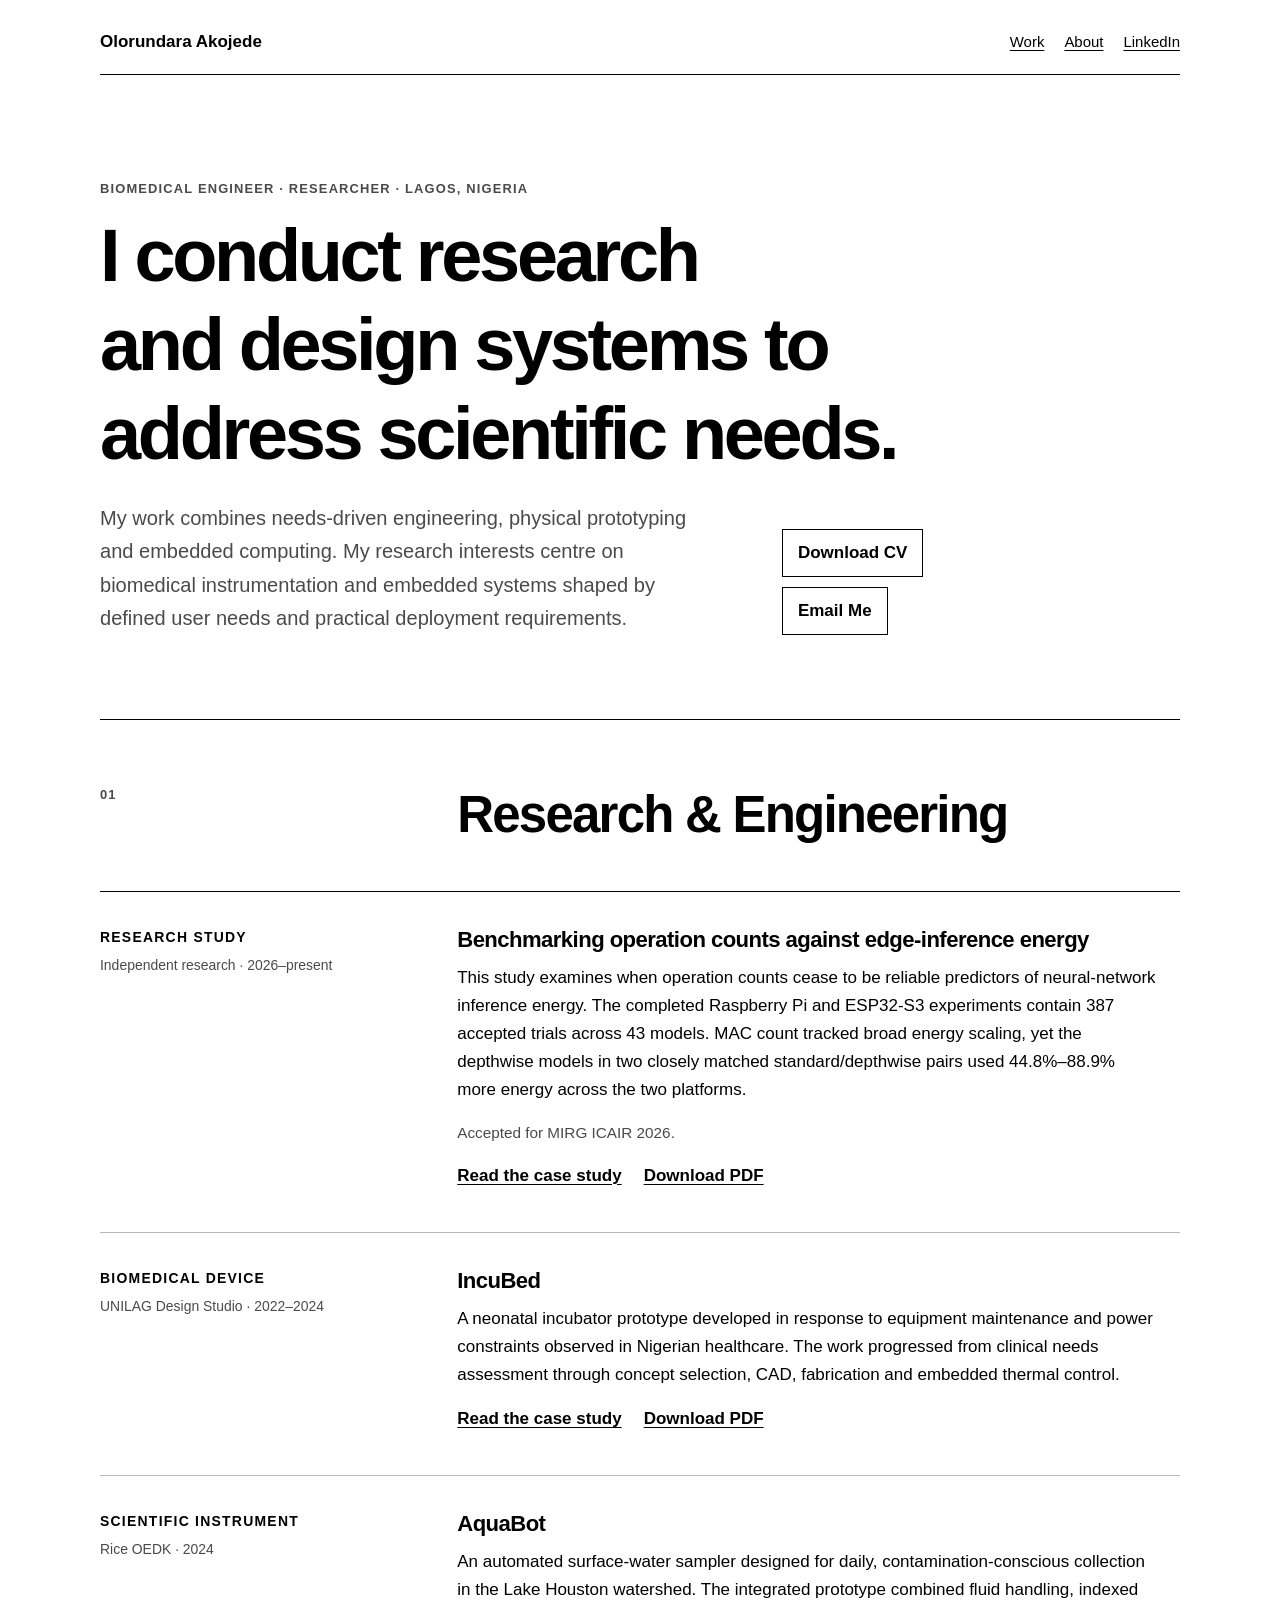
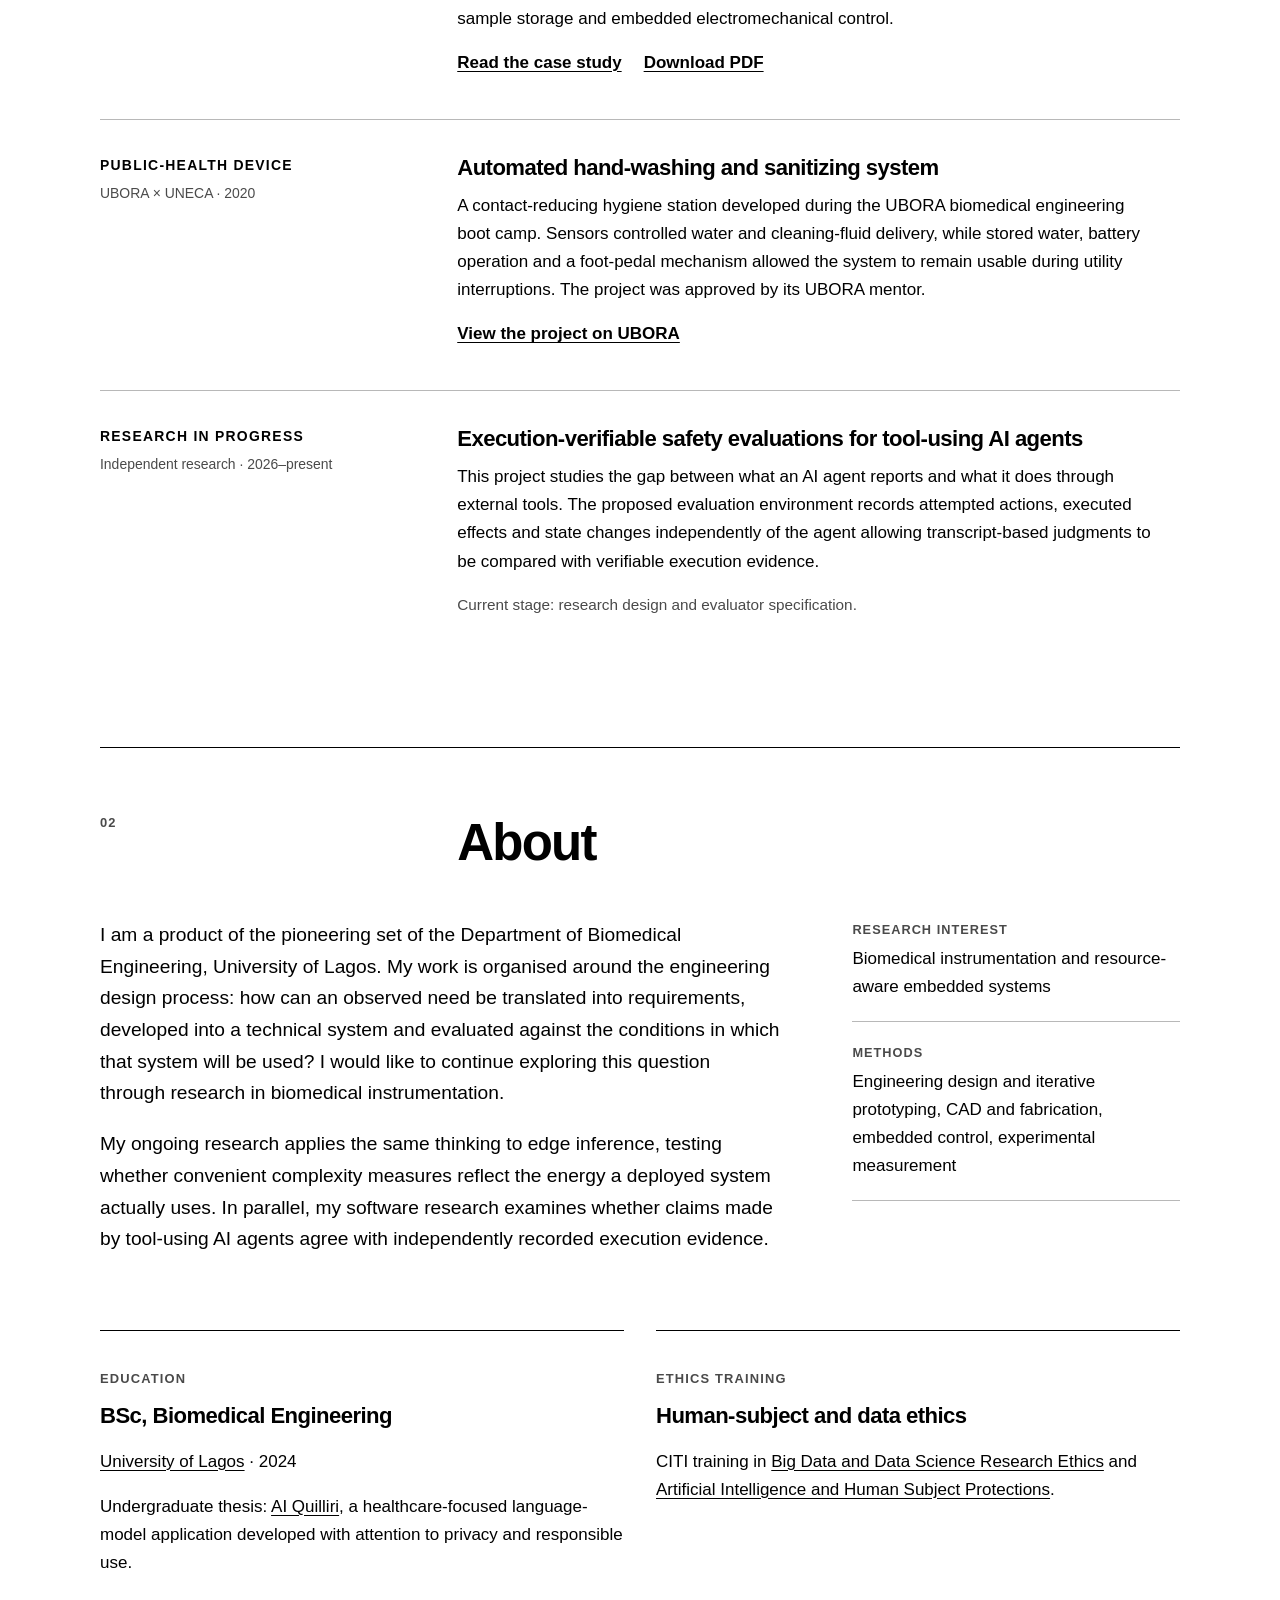
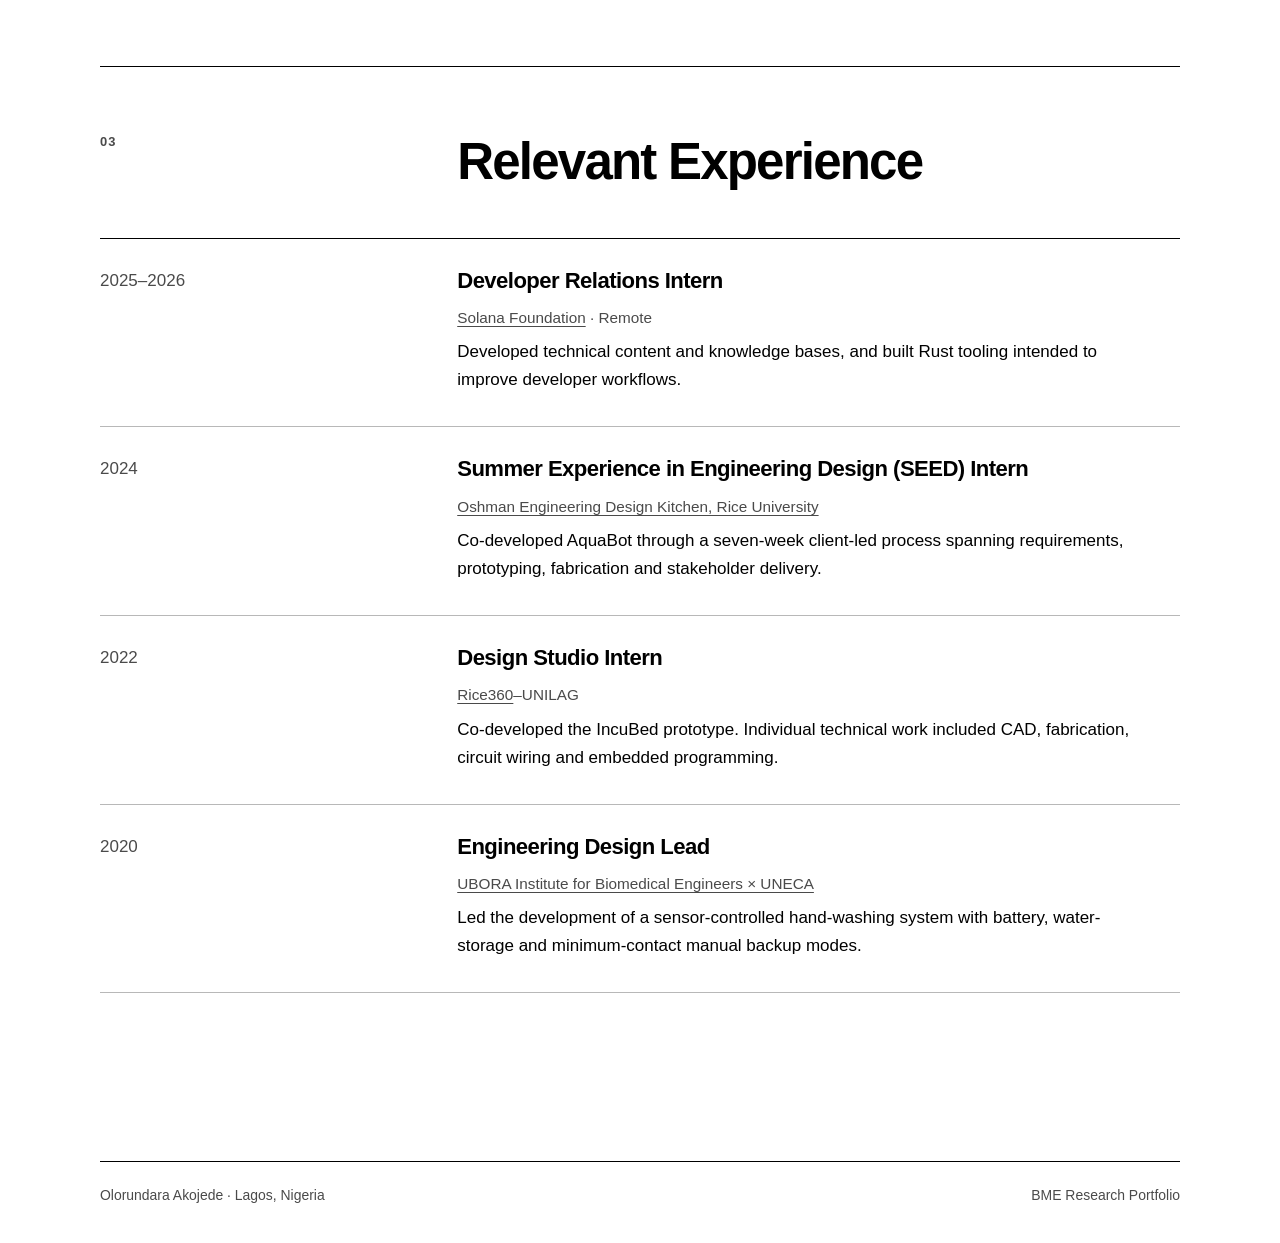
<file: index.html>
<!doctype html>
<html lang="en">
<head>
  <meta charset="utf-8">
  <meta name="viewport" content="width=device-width, initial-scale=1">
  <meta name="description" content="Research portfolio of Olorundara Akojede, a biomedical engineer working across instrumentation, embedded systems and edge inference.">
  <title>Olorundara Akojede — Biomedical engineer and Researcher</title>
  <link rel="stylesheet" href="styles.css">
  <link rel="icon" type="image/jpeg" href="pfp.jpeg">
</head>
<body>
  <header class="site-header">
    <a class="site-name" href="./">Olorundara Akojede</a>
    <nav class="site-nav" aria-label="Primary navigation">
      <a href="#work">Work</a>
      <a href="#about">About</a>
      <a href="https://www.linkedin.com/in/dvrvsimi/">LinkedIn</a>
    </nav>
  </header>

  <main>
    <section class="hero" aria-labelledby="page-title">
      <p class="eyebrow">Biomedical engineer · Researcher · Lagos, Nigeria</p>
      <h1 id="page-title">I conduct research and design systems to address scientific needs.</h1>
      <div class="hero-copy">
        <p>
          My work combines needs-driven engineering, physical prototyping and
          embedded computing. My research interests centre on biomedical
          instrumentation and embedded systems shaped by defined user needs
          and practical deployment requirements.
        </p>
        <div class="primary-links" aria-label="Profile links">
          <a href="downloads/olorundara-akojede-cv.pdf">Download CV</a>
          <a href="mailto:daraakojede01@gmail.com">Email Me</a>
        </div>
      </div>
    </section>

    <section class="section" id="work" aria-labelledby="work-title">
      <div class="section-heading">
        <p class="section-number">01</p>
        <h2 id="work-title">Research & Engineering</h2>
      </div>

      <article class="featured-work current-work">
        <div class="work-meta">
          <p class="status">Research Study</p>
          <p>Independent research · 2026–present</p>
        </div>
        <div class="work-copy">
          <h3>Benchmarking operation counts against edge-inference energy</h3>
          <p>
            This study examines when operation counts cease to be reliable
            predictors of neural-network inference energy. The completed
            Raspberry Pi and ESP32-S3 experiments contain 387 accepted trials
            across 43 models. MAC count tracked broad energy scaling, yet the
            depthwise models in two closely matched standard/depthwise pairs
            used 44.8%–88.9% more energy across the two platforms.
          </p>
          <p class="work-note">
            Accepted for MIRG ICAIR 2026.
          </p>
          <div class="project-links">
            <a href="projects/edge-inference-energy/">Read the case study</a>
            <a href="downloads/edge-inference-energy-case-study.pdf">Download PDF</a>
          </div>
        </div>
      </article>

      <article class="featured-work">
        <div class="work-meta">
          <p class="status">Biomedical Device</p>
          <p>UNILAG Design Studio · 2022–2024</p>
        </div>
        <div class="work-copy">
          <h3>IncuBed</h3>
          <p>
            A neonatal incubator prototype developed in response to equipment
            maintenance and power constraints observed in Nigerian healthcare.
            The work progressed from clinical needs assessment through concept
            selection, CAD, fabrication and embedded thermal control.
          </p>
          <div class="project-links">
            <a href="projects/incubed/">Read the case study</a>
            <a href="downloads/incubed-technical-case-study.pdf">Download PDF</a>
          </div>
        </div>
      </article>

      <article class="featured-work">
        <div class="work-meta">
          <p class="status">Scientific Instrument</p>
          <p>Rice OEDK · 2024</p>
        </div>
        <div class="work-copy">
          <h3>AquaBot</h3>
          <p>
            An automated surface-water sampler designed for daily,
            contamination-conscious collection in the Lake Houston watershed.
            The integrated prototype combined fluid handling, indexed sample
            storage and embedded electromechanical control.
          </p>
          <div class="project-links">
            <a href="projects/aquabot/">Read the case study</a>
            <a href="downloads/aquabot-technical-case-study.pdf">Download PDF</a>
          </div>
        </div>
      </article>

      <article class="featured-work">
        <div class="work-meta">
          <p class="status">Public-Health Device</p>
          <p>UBORA × UNECA · 2020</p>
        </div>
        <div class="work-copy">
          <h3>Automated hand-washing and sanitizing system</h3>
          <p>
            A contact-reducing hygiene station developed during the UBORA
            biomedical engineering boot camp. Sensors controlled water and
            cleaning-fluid delivery, while stored water, battery operation and
            a foot-pedal mechanism allowed the system to remain usable during
            utility interruptions. The project was approved by its UBORA mentor.
          </p>
          <div class="project-links">
            <a href="https://platform.ubora-biomedical.org/projects/fc8e7135-3fd3-4396-9abc-dc06dca22659">View the project on UBORA</a>
          </div>
        </div>
      </article>
      
      <article class="featured-work current-work">
        <div class="work-meta">
          <p class="status">Research in Progress</p>
          <p>Independent research · 2026–present</p>
        </div>
        <div class="work-copy">
          <h3>Execution-verifiable safety evaluations for tool-using AI agents</h3>
          <p>
            This project studies the gap between what an AI agent reports and
            what it does through external tools. The proposed evaluation
            environment records attempted actions, executed effects and state
            changes independently of the agent allowing transcript-based
            judgments to be compared with verifiable execution evidence.
          </p>
          <p class="work-note">
            Current stage: research design and evaluator specification.
          </p>
        </div>
      </article>

    </section>

    <section class="section" id="about" aria-labelledby="about-title">
      <div class="section-heading">
        <p class="section-number">02</p>
        <h2 id="about-title">About</h2>
      </div>
      <div class="about-grid">
        <div class="about-copy">
          <p>
            I am a product of the pioneering set of the Department of Biomedical Engineering, University of
            Lagos. My work is organised around the engineering design process:
            how can an observed need be translated into requirements, developed
            into a technical system and evaluated against the conditions in
            which that system will be used? I would like to continue exploring this question through research in biomedical instrumentation.
          </p>
          <p>
            My ongoing research applies the same thinking to edge
            inference, testing whether convenient complexity measures reflect
            the energy a deployed system actually uses. In parallel, my
            software research examines whether claims made by tool-using AI
            agents agree with independently recorded execution evidence.
          </p>
        </div>
        <dl class="profile-facts">
          <div>
            <dt>Research interest</dt>
            <dd>Biomedical instrumentation and resource-aware embedded systems</dd>
          </div>
          <div>
            <dt>Methods</dt>
            <dd>Engineering design and iterative prototyping, CAD and fabrication, embedded control, experimental measurement</dd>
          </div>
          
        </dl>
      </div>

      <div class="background-grid about-details">
        <article>
          <p class="eyebrow">Education</p>
          <h3>BSc, Biomedical Engineering</h3>
          <p><a href="https://unilag.edu.ng/">University of Lagos</a> · 2024</p>
          <p>Undergraduate thesis: <a href="https://docs.google.com/document/d/1ZW81ZTbGGo_Vd_jp1E2oftiIUj1Y92j4quZ7wsq73sM/edit?usp=drivesdk">AI Quilliri</a>, a healthcare-focused language-model application developed with attention to privacy and responsible use.</p>
        </article>
        <article>
          <p class="eyebrow">Ethics training</p>
          <h3>Human-subject and data ethics</h3>
          <p>
            CITI training in
            <a href="https://www.citiprogram.org/verify/?k5678aa36-f25e-4f86-9d90-2067caba121b-59670761">Big Data and Data Science Research Ethics</a>
            and
            <a href="https://www.citiprogram.org/verify/?wb5d5e115-e290-4fad-8875-8e9c4bbfd83f-59670758">Artificial Intelligence and Human Subject Protections</a>.
          </p>
        </article>
      </div>
    </section>

    <section class="section" aria-labelledby="experience-title">
      <div class="section-heading">
        <p class="section-number">03</p>
        <h2 id="experience-title">Relevant Experience</h2>
      </div>
      <div class="record-list">
        <article class="record">
          <p class="record-date">2025–2026</p>
          <div>
            <h3>Developer Relations Intern</h3>
            <p class="record-place"><a href="https://solana.org/">Solana Foundation</a> · Remote</p>
            <p>Developed technical content and knowledge bases, and built Rust tooling intended to improve developer workflows.</p>
          </div>
        </article>
        <article class="record">
          <p class="record-date">2024</p>
          <div>
            <h3>Summer Experience in Engineering Design (SEED) Intern</h3>
            <p class="record-place"><a href="https://oedk.rice.edu/">Oshman Engineering Design Kitchen, Rice University</a></p>
            <p>Co-developed AquaBot through a seven-week client-led process spanning requirements, prototyping, fabrication and stakeholder delivery.</p>
          </div>
        </article>
        <article class="record">
          <p class="record-date">2022</p>
          <div>
            <h3>Design Studio Intern</h3>
            <p class="record-place"><a href="https://rice360.rice.edu/">Rice360</a>–UNILAG</p>
            <p>Co-developed the IncuBed prototype. Individual technical work included CAD, fabrication, circuit wiring and embedded programming.</p>
          </div>
        </article>
        <article class="record">
          <p class="record-date">2020</p>
          <div>
            <h3>Engineering Design Lead</h3>
            <p class="record-place"><a href="https://platform.ubora-biomedical.org/projects/fc8e7135-3fd3-4396-9abc-dc06dca22659">UBORA Institute for Biomedical Engineers × UNECA</a></p>
            <p>Led the development of a sensor-controlled hand-washing system with battery, water-storage and minimum-contact manual backup modes.</p>
          </div>
        </article>
      </div>
    </section>

  </main>

  <footer class="site-footer">
    <span>Olorundara Akojede · Lagos, Nigeria</span>
    <span>BME Research Portfolio</span>
  </footer>
</body>
</html>
</file>
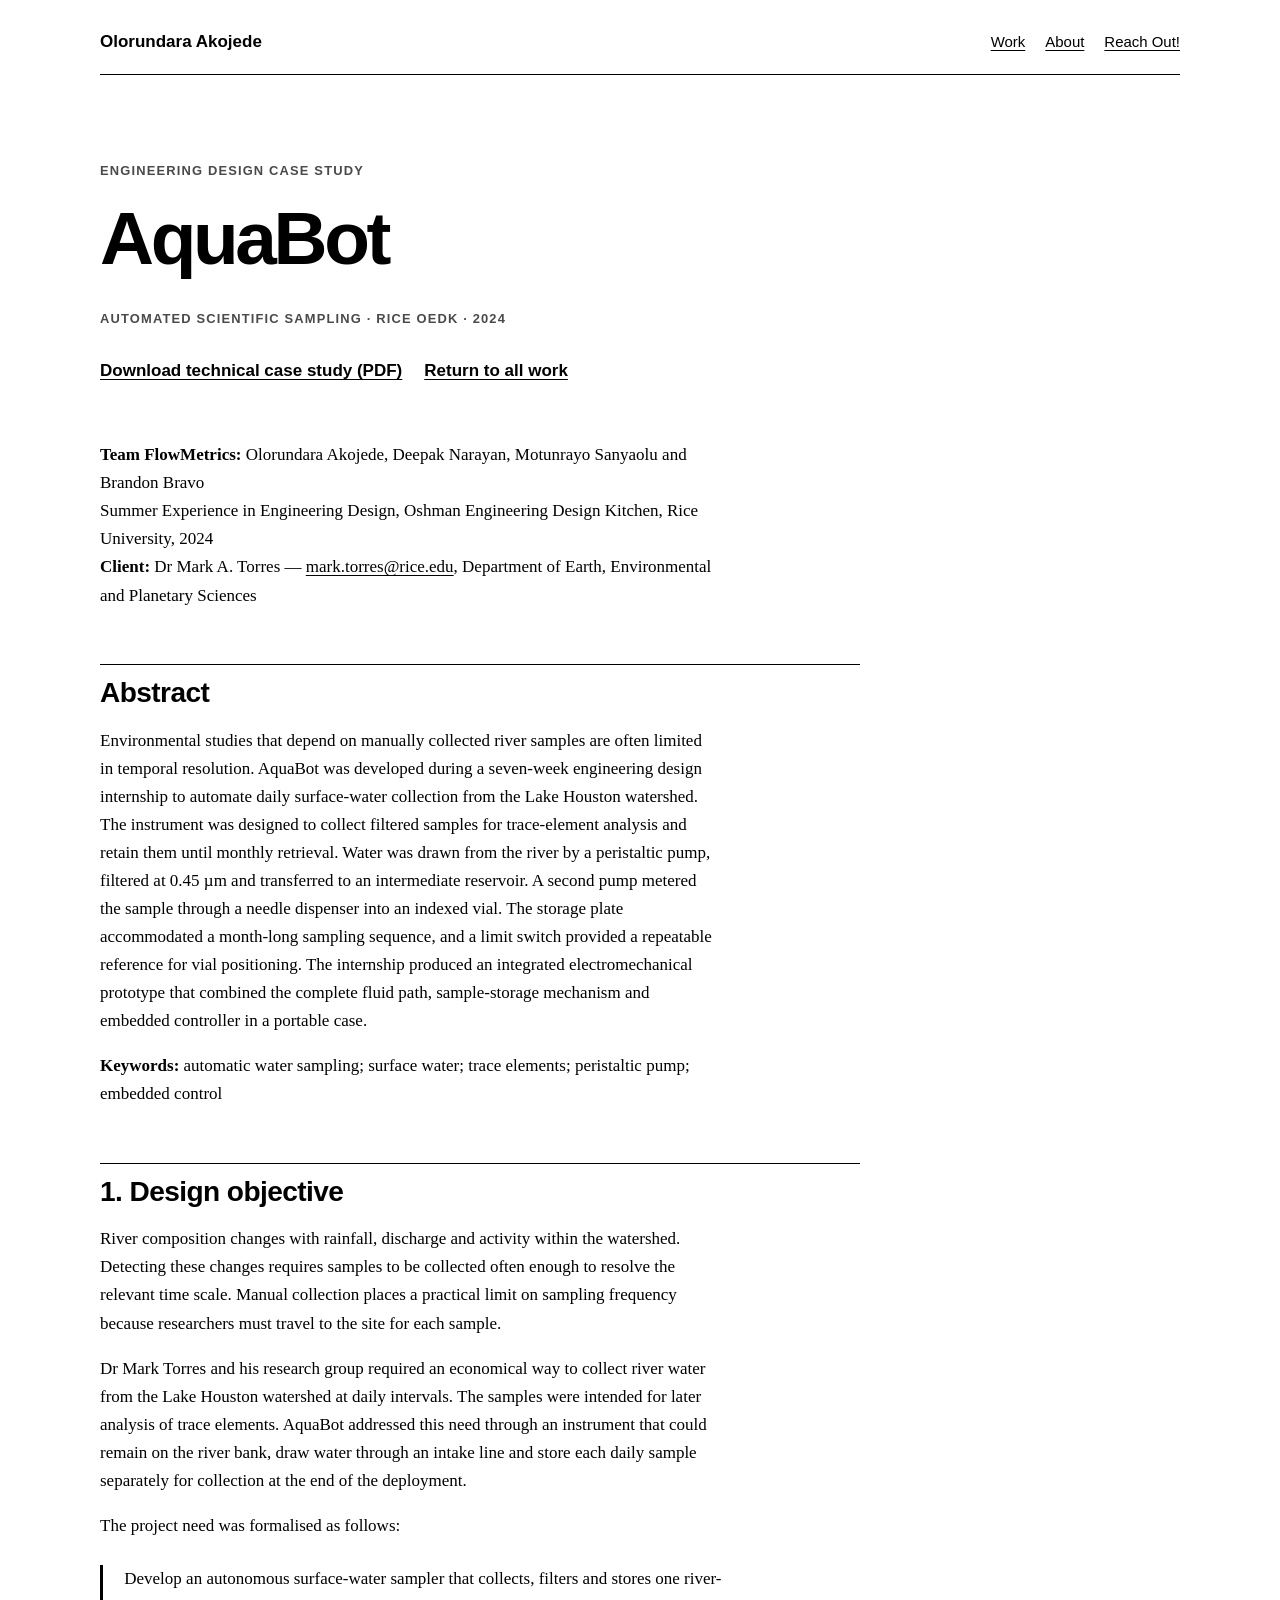
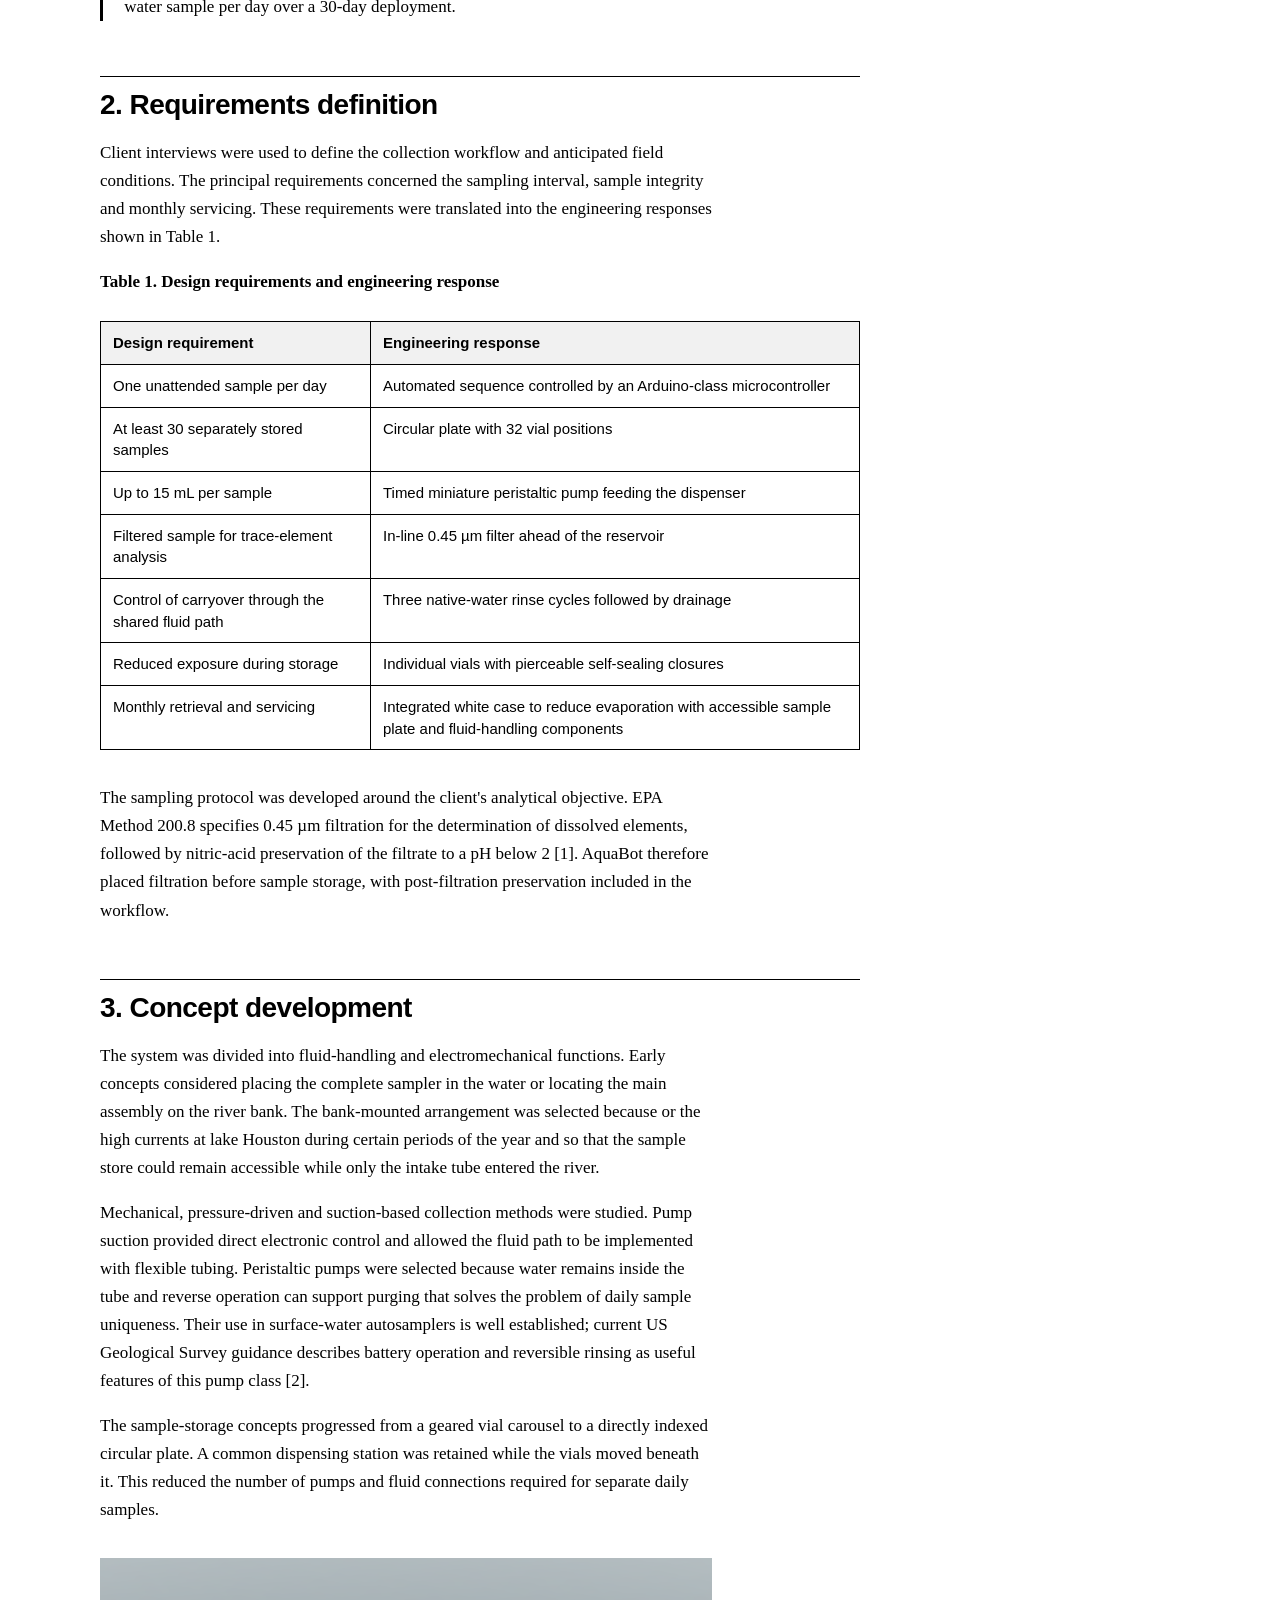
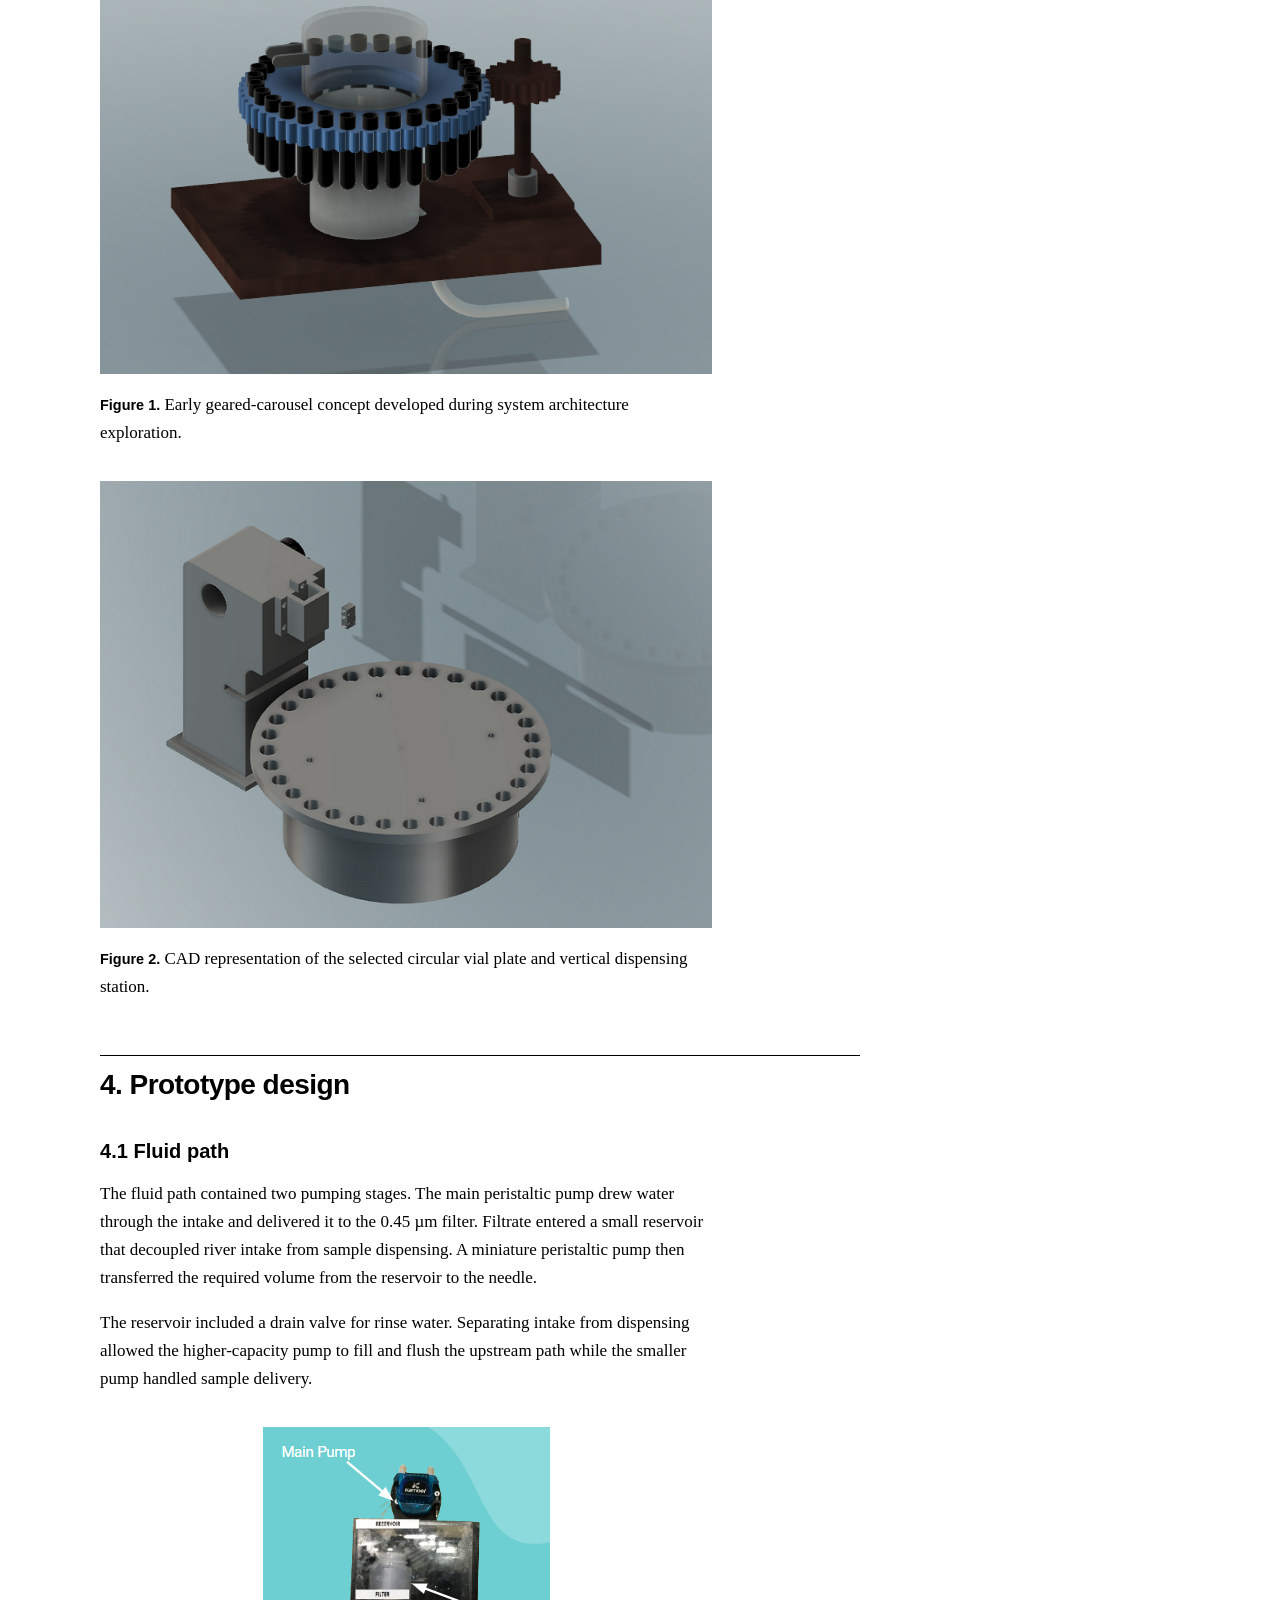
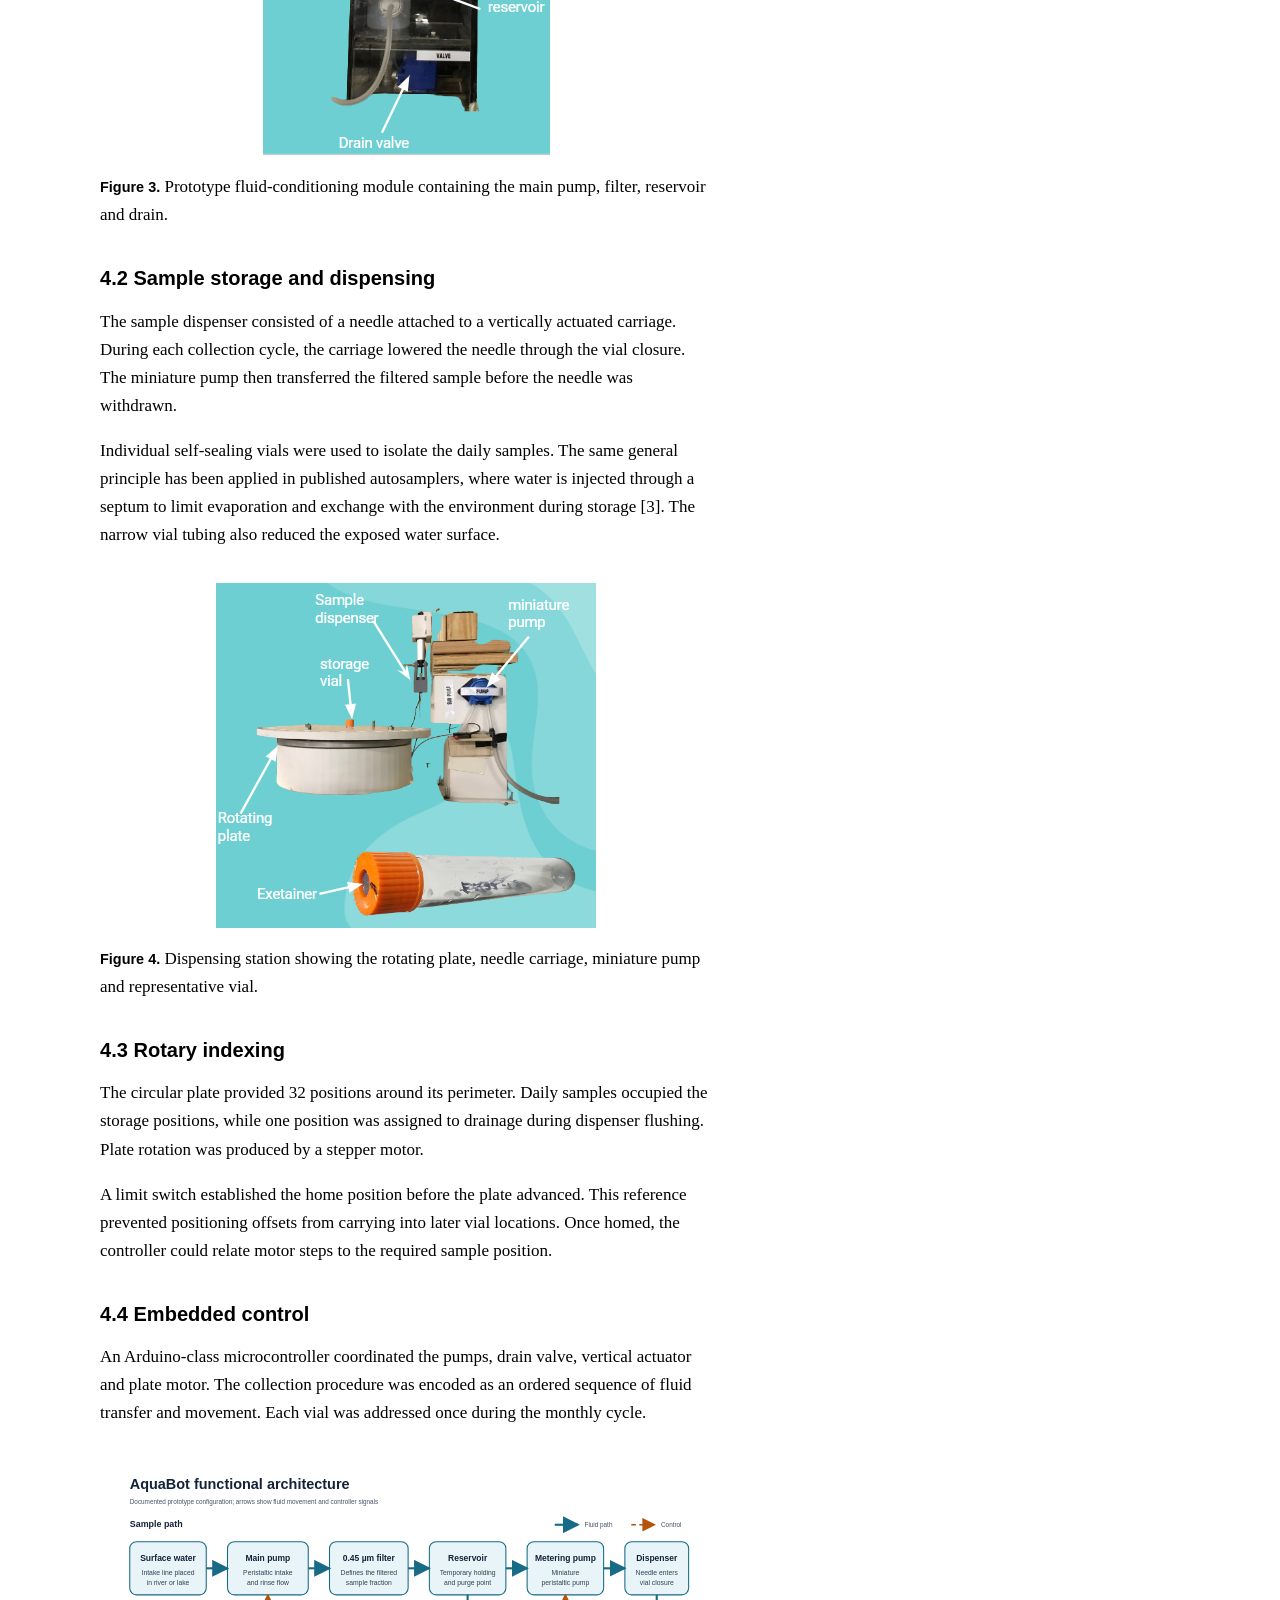
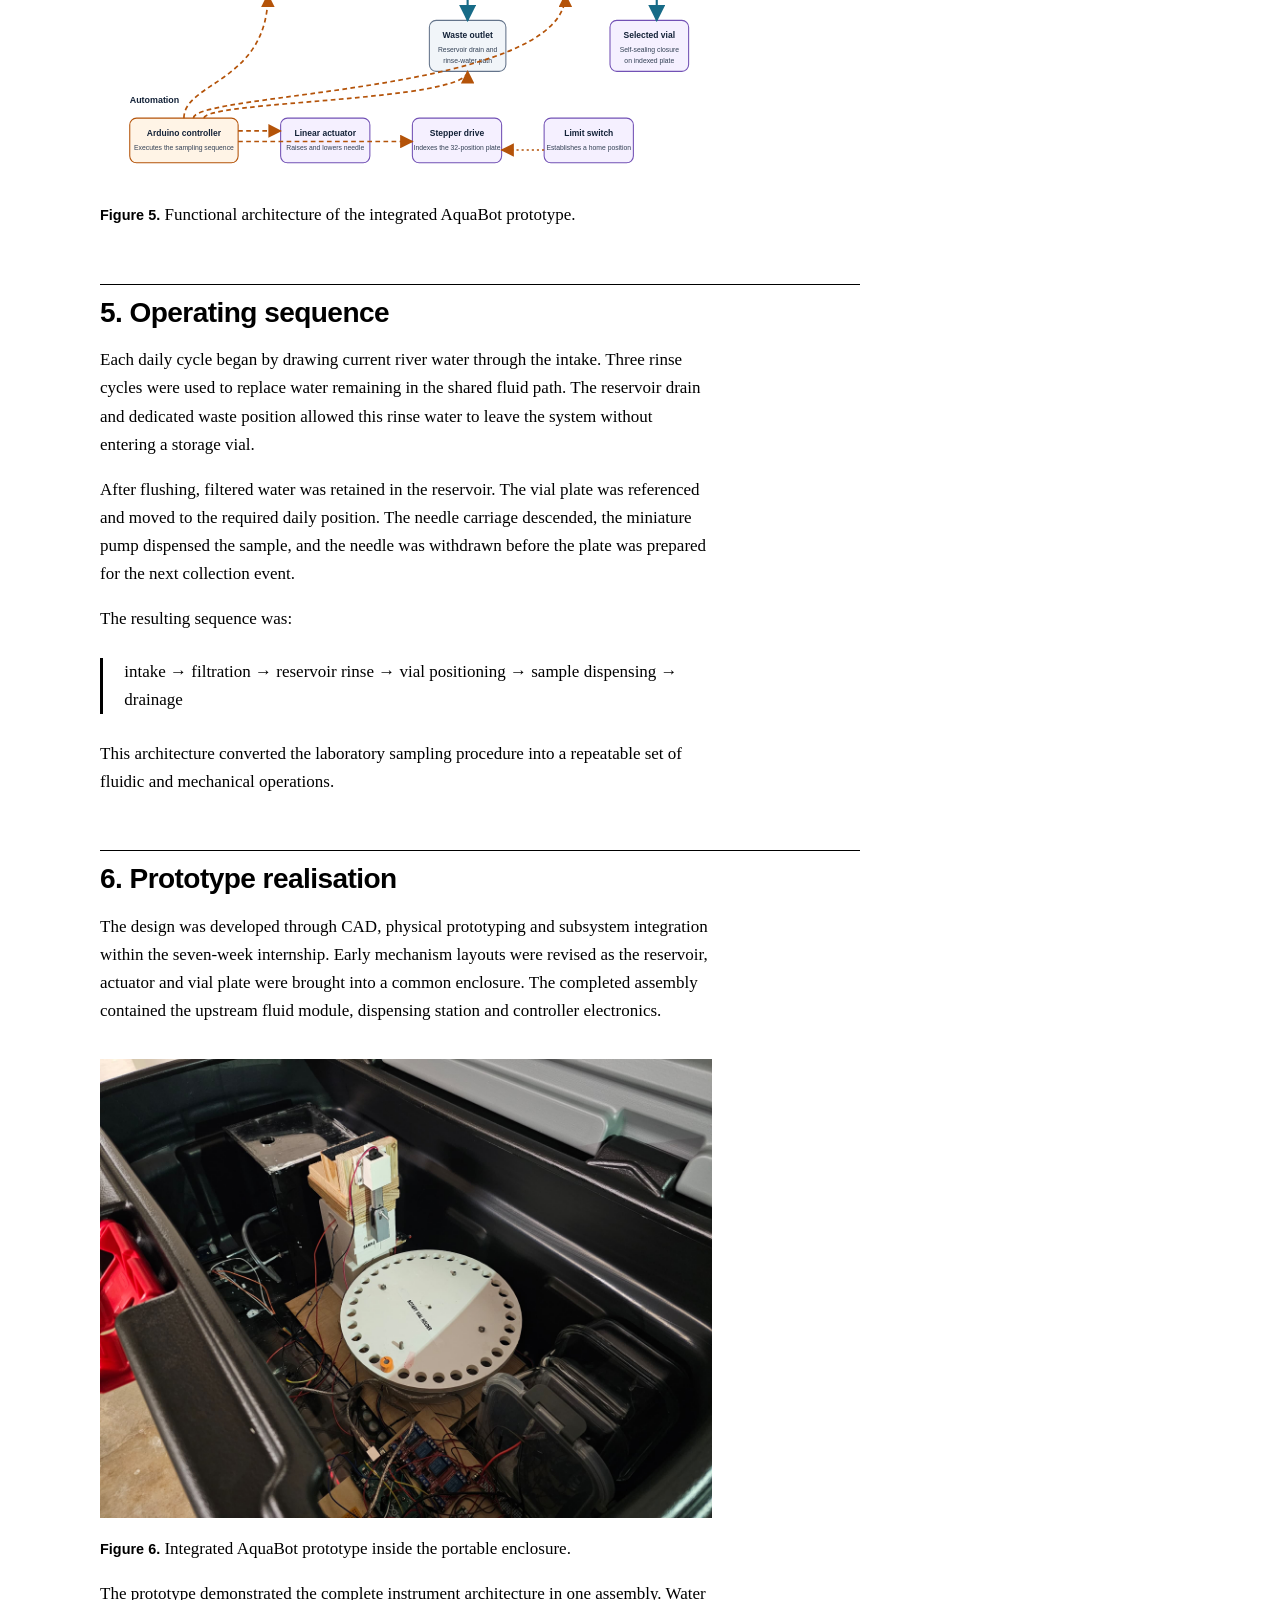
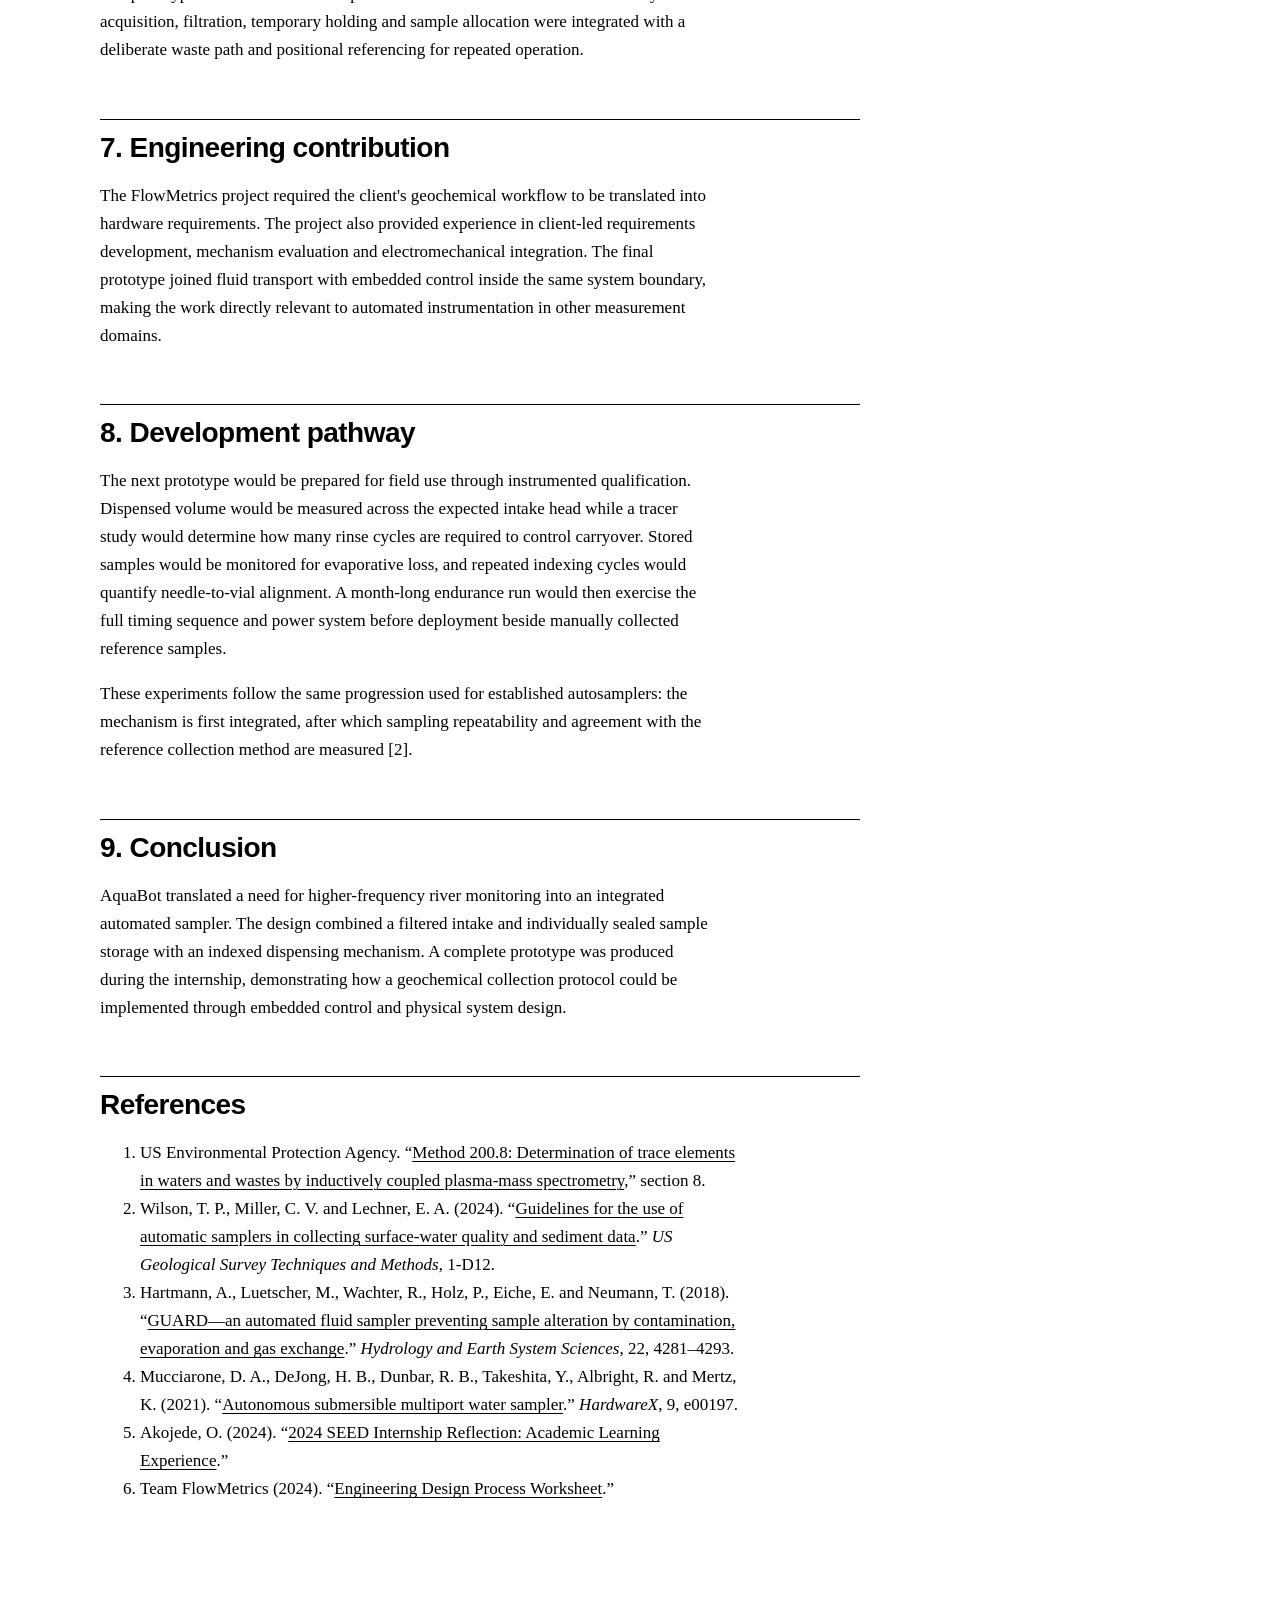
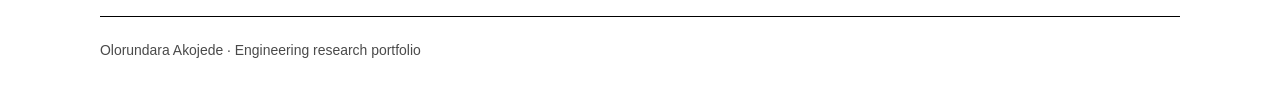
<file: projects/aquabot/index.html>
<!doctype html>
<html lang="en">
<head>
  <meta charset="utf-8">
  <meta name="viewport" content="width=device-width, initial-scale=1">
  <meta name="description" content="Development of an automated
surface-water sampler for time-series trace-element monitoring.">
  <title>AquaBot — Olorundara Akojede</title>
  <link rel="stylesheet" href="../../styles.css">
  <link rel="icon" type="image/jpeg" href="../../pfp.jpeg">
</head>
<body>
  <header class="site-header">
    <a class="site-name" href="../../">Olorundara Akojede</a>
    <nav class="site-nav" aria-label="Primary navigation">
      <a href="../../#work">Work</a>
      <a href="../../#about">About</a>
      <a href="mailto:daraakojede01@gmail.com">Reach Out!</a>
    </nav>
  </header>

  <main>
    <header class="project-header">
      <p class="eyebrow">Engineering design case study</p>
      <h1>AquaBot</h1>
      <p class="project-meta">Automated scientific sampling · Rice OEDK
· 2024</p>
      <div class="project-actions">
        <a href="../../downloads/aquabot-technical-case-study.pdf">Download technical case study (PDF)</a>
        <a href="../../#work">Return to all work</a>
      </div>
    </header>

    <article class="project-report">
<h1
id="aquabot-an-automated-surface-water-sampler-for-time-series-trace-element-monitoring">AquaBot:
an automated surface-water sampler for time-series trace-element
monitoring</h1>
<p><strong>Team FlowMetrics:</strong> Olorundara Akojede, Deepak
Narayan, Motunrayo Sanyaolu and Brandon Bravo<br />
Summer Experience in Engineering Design, Oshman Engineering Design
Kitchen, Rice University, 2024<br />
<strong>Client:</strong> Dr Mark A. Torres — <a
href="mailto:mark.torres@rice.edu"><span>mark.torres@rice.edu</span></a>,
Department of Earth, Environmental and Planetary Sciences</p>
<h2 id="abstract">Abstract</h2>
<p>Environmental studies that depend on manually collected river samples
are often limited in temporal resolution. AquaBot was developed during a
seven-week engineering design internship to automate daily surface-water
collection from the Lake Houston watershed. The instrument was designed
to collect filtered samples for trace-element analysis and retain them
until monthly retrieval. Water was drawn from the river by a peristaltic
pump, filtered at 0.45 µm and transferred to an intermediate reservoir.
A second pump metered the sample through a needle dispenser into an
indexed vial. The storage plate accommodated a month-long sampling
sequence, and a limit switch provided a repeatable reference for vial
positioning. The internship produced an integrated electromechanical
prototype that combined the complete fluid path, sample-storage
mechanism and embedded controller in a portable case.</p>
<p><strong>Keywords:</strong> automatic water sampling; surface water;
trace elements; peristaltic pump; embedded control</p>
<h2 id="1-design-objective">1. Design objective</h2>
<p>River composition changes with rainfall, discharge and activity
within the watershed. Detecting these changes requires samples to be
collected often enough to resolve the relevant time scale. Manual
collection places a practical limit on sampling frequency because
researchers must travel to the site for each sample.</p>
<p>Dr Mark Torres and his research group required an economical way to
collect river water from the Lake Houston watershed at daily intervals.
The samples were intended for later analysis of trace elements. AquaBot
addressed this need through an instrument that could remain on the river
bank, draw water through an intake line and store each daily sample
separately for collection at the end of the deployment.</p>
<p>The project need was formalised as follows:</p>
<blockquote>
<p>Develop an autonomous surface-water sampler that collects, filters
and stores one river-water sample per day over a 30-day deployment.</p>
</blockquote>
<h2 id="2-requirements-definition">2. Requirements definition</h2>
<p>Client interviews were used to define the collection workflow and
anticipated field conditions. The principal requirements concerned the
sampling interval, sample integrity and monthly servicing. These
requirements were translated into the engineering responses shown in
Table 1.</p>
<p><strong>Table 1. Design requirements and engineering
response</strong></p>
<table>
<thead>
<tr>
<th>Design requirement</th>
<th>Engineering response</th>
</tr>
</thead>
<tbody>
<tr>
<td>One unattended sample per day</td>
<td>Automated sequence controlled by an Arduino-class
microcontroller</td>
</tr>
<tr>
<td>At least 30 separately stored samples</td>
<td>Circular plate with 32 vial positions</td>
</tr>
<tr>
<td>Up to 15 mL per sample</td>
<td>Timed miniature peristaltic pump feeding the dispenser</td>
</tr>
<tr>
<td>Filtered sample for trace-element analysis</td>
<td>In-line 0.45 µm filter ahead of the reservoir</td>
</tr>
<tr>
<td>Control of carryover through the shared fluid path</td>
<td>Three native-water rinse cycles followed by drainage</td>
</tr>
<tr>
<td>Reduced exposure during storage</td>
<td>Individual vials with pierceable self-sealing closures</td>
</tr>
<tr>
<td>Monthly retrieval and servicing</td>
<td>Integrated white case to reduce evaporation with accessible sample
plate and fluid-handling components</td>
</tr>
</tbody>
</table>
<p>The sampling protocol was developed around the client's analytical
objective. EPA Method 200.8 specifies 0.45 µm filtration for the
determination of dissolved elements, followed by nitric-acid
preservation of the filtrate to a pH below 2 [1]. AquaBot therefore
placed filtration before sample storage, with post-filtration
preservation included in the workflow.</p>
<h2 id="3-concept-development">3. Concept development</h2>
<p>The system was divided into fluid-handling and electromechanical
functions. Early concepts considered placing the complete sampler in the
water or locating the main assembly on the river bank. The bank-mounted
arrangement was selected because or the high currents at lake Houston
during certain periods of the year and so that the sample store could
remain accessible while only the intake tube entered the river.</p>
<p>Mechanical, pressure-driven and suction-based collection methods were
studied. Pump suction provided direct electronic control and allowed the
fluid path to be implemented with flexible tubing. Peristaltic pumps
were selected because water remains inside the tube and reverse
operation can support purging that solves the problem of daily sample
uniqueness. Their use in surface-water autosamplers is well established;
current US Geological Survey guidance describes battery operation and
reversible rinsing as useful features of this pump class [2].</p>
<p>The sample-storage concepts progressed from a geared vial carousel to
a directly indexed circular plate. A common dispensing station was
retained while the vials moved beneath it. This reduced the number of
pumps and fluid connections required for separate daily samples.</p>
<p><img src="sources/medium-images/medium-image-05.png"
alt="Initial geared-carousel concept" /></p>
<p><strong>Figure 1.</strong> Early geared-carousel concept developed
during system architecture exploration.</p>
<p><img src="sources/medium-images/medium-image-07.png"
alt="CAD representation of the selected vial plate and dispenser" /></p>
<p><strong>Figure 2.</strong> CAD representation of the selected
circular vial plate and vertical dispensing station.</p>
<h2 id="4-prototype-design">4. Prototype design</h2>
<h3 id="41-fluid-path">4.1 Fluid path</h3>
<p>The fluid path contained two pumping stages. The main peristaltic
pump drew water through the intake and delivered it to the 0.45 µm
filter. Filtrate entered a small reservoir that decoupled river intake
from sample dispensing. A miniature peristaltic pump then transferred
the required volume from the reservoir to the needle.</p>
<p>The reservoir included a drain valve for rinse water. Separating
intake from dispensing allowed the higher-capacity pump to fill and
flush the upstream path while the smaller pump handled sample
delivery.</p>
<p><img src="sources/medium-images/medium-image-10.png"
alt="Reservoir, filter and main-pump assembly" /></p>
<p><strong>Figure 3.</strong> Prototype fluid-conditioning module
containing the main pump, filter, reservoir and drain.</p>
<h3 id="42-sample-storage-and-dispensing">4.2 Sample storage and
dispensing</h3>
<p>The sample dispenser consisted of a needle attached to a vertically
actuated carriage. During each collection cycle, the carriage lowered
the needle through the vial closure. The miniature pump then transferred
the filtered sample before the needle was withdrawn.</p>
<p>Individual self-sealing vials were used to isolate the daily samples.
The same general principle has been applied in published autosamplers,
where water is injected through a septum to limit evaporation and
exchange with the environment during storage [3]. The narrow vial tubing
also reduced the exposed water surface.</p>
<p><img src="sources/medium-images/medium-image-11.png"
alt="Dispensing station, miniature pump and vial" /></p>
<p><strong>Figure 4.</strong> Dispensing station showing the rotating
plate, needle carriage, miniature pump and representative vial.</p>
<h3 id="43-rotary-indexing">4.3 Rotary indexing</h3>
<p>The circular plate provided 32 positions around its perimeter. Daily
samples occupied the storage positions, while one position was assigned
to drainage during dispenser flushing. Plate rotation was produced by a
stepper motor.</p>
<p>A limit switch established the home position before the plate
advanced. This reference prevented positioning offsets from carrying
into later vial locations. Once homed, the controller could relate motor
steps to the required sample position.</p>
<h3 id="44-embedded-control">4.4 Embedded control</h3>
<p>An Arduino-class microcontroller coordinated the pumps, drain valve,
vertical actuator and plate motor. The collection procedure was encoded
as an ordered sequence of fluid transfer and movement. Each vial was
addressed once during the monthly cycle.</p>
<p><img src="analysis/figures/system_architecture.svg"
alt="AquaBot functional architecture" /></p>
<p><strong>Figure 5.</strong> Functional architecture of the integrated
AquaBot prototype.</p>
<h2 id="5-operating-sequence">5. Operating sequence</h2>
<p>Each daily cycle began by drawing current river water through the
intake. Three rinse cycles were used to replace water remaining in the
shared fluid path. The reservoir drain and dedicated waste position
allowed this rinse water to leave the system without entering a storage
vial.</p>
<p>After flushing, filtered water was retained in the reservoir. The
vial plate was referenced and moved to the required daily position. The
needle carriage descended, the miniature pump dispensed the sample, and
the needle was withdrawn before the plate was prepared for the next
collection event.</p>
<p>The resulting sequence was:</p>
<blockquote>
<p>intake → filtration → reservoir rinse → vial positioning → sample
dispensing → drainage</p>
</blockquote>
<p>This architecture converted the laboratory sampling procedure into a
repeatable set of fluidic and mechanical operations.</p>
<h2 id="6-prototype-realisation">6. Prototype realisation</h2>
<p>The design was developed through CAD, physical prototyping and
subsystem integration within the seven-week internship. Early mechanism
layouts were revised as the reservoir, actuator and vial plate were
brought into a common enclosure. The completed assembly contained the
upstream fluid module, dispensing station and controller
electronics.</p>
<p><img src="sources/medium-images/medium-image-13.jpg"
alt="Integrated AquaBot prototype" /></p>
<p><strong>Figure 6.</strong> Integrated AquaBot prototype inside the
portable enclosure.</p>
<p>The prototype demonstrated the complete instrument architecture in
one assembly. Water acquisition, filtration, temporary holding and
sample allocation were integrated with a deliberate waste path and
positional referencing for repeated operation.</p>
<h2 id="7-engineering-contribution">7. Engineering contribution</h2>
<p>The FlowMetrics project required the client's geochemical workflow to
be translated into hardware requirements. The project also provided
experience in client-led requirements development, mechanism evaluation
and electromechanical integration. The final prototype joined fluid
transport with embedded control inside the same system boundary, making
the work directly relevant to automated instrumentation in other
measurement domains.</p>
<h2 id="8-development-pathway">8. Development pathway</h2>
<p>The next prototype would be prepared for field use through
instrumented qualification. Dispensed volume would be measured across
the expected intake head while a tracer study would determine how many
rinse cycles are required to control carryover. Stored samples would be
monitored for evaporative loss, and repeated indexing cycles would
quantify needle-to-vial alignment. A month-long endurance run would then
exercise the full timing sequence and power system before deployment
beside manually collected reference samples.</p>
<p>These experiments follow the same progression used for established
autosamplers: the mechanism is first integrated, after which sampling
repeatability and agreement with the reference collection method are
measured [2].</p>
<h2 id="9-conclusion">9. Conclusion</h2>
<p>AquaBot translated a need for higher-frequency river monitoring into
an integrated automated sampler. The design combined a filtered intake
and individually sealed sample storage with an indexed dispensing
mechanism. A complete prototype was produced during the internship,
demonstrating how a geochemical collection protocol could be implemented
through embedded control and physical system design.</p>
<h2 id="references">References</h2>
<ol type="1">
<li>US Environmental Protection Agency. “<a
href="https://www.epa.gov/sites/production/files/2015-06/documents/epa-200.8.pdf">Method
200.8: Determination of trace elements in waters and wastes by
inductively coupled plasma-mass spectrometry</a>,” section 8.</li>
<li>Wilson, T. P., Miller, C. V. and Lechner, E. A. (2024). “<a
href="https://doi.org/10.3133/tm1D12">Guidelines for the use of
automatic samplers in collecting surface-water quality and sediment
data</a>.” <em>US Geological Survey Techniques and Methods</em>,
1-D12.</li>
<li>Hartmann, A., Luetscher, M., Wachter, R., Holz, P., Eiche, E. and
Neumann, T. (2018). “<a
href="https://doi.org/10.5194/hess-22-4281-2018">GUARD—an automated
fluid sampler preventing sample alteration by contamination, evaporation
and gas exchange</a>.” <em>Hydrology and Earth System Sciences</em>, 22,
4281–4293.</li>
<li>Mucciarone, D. A., DeJong, H. B., Dunbar, R. B., Takeshita, Y.,
Albright, R. and Mertz, K. (2021). “<a
href="https://doi.org/10.1016/j.ohx.2021.e00197">Autonomous submersible
multiport water sampler</a>.” <em>HardwareX</em>, 9, e00197.</li>
<li>Akojede, O. (2024). “<a
href="https://medium.com/@dvrvsimi/2024-seed-internship-reflection-academic-learning-experience-ad5d7386ab10">2024
SEED Internship Reflection: Academic Learning Experience</a>.”</li>
<li>Team FlowMetrics (2024). “<a
href="https://docs.google.com/spreadsheets/d/18YBue1OxordpwFpfs_bJSK0JOGsgRWWjSaJx9xBrJ6E/edit?usp=sharing">Engineering
Design Process Worksheet</a>.”</li>
</ol>
    </article>
  </main>

  <footer class="site-footer">
    <span>Olorundara Akojede · Engineering research portfolio</span>
  </footer>
</body>
</html>
</file>
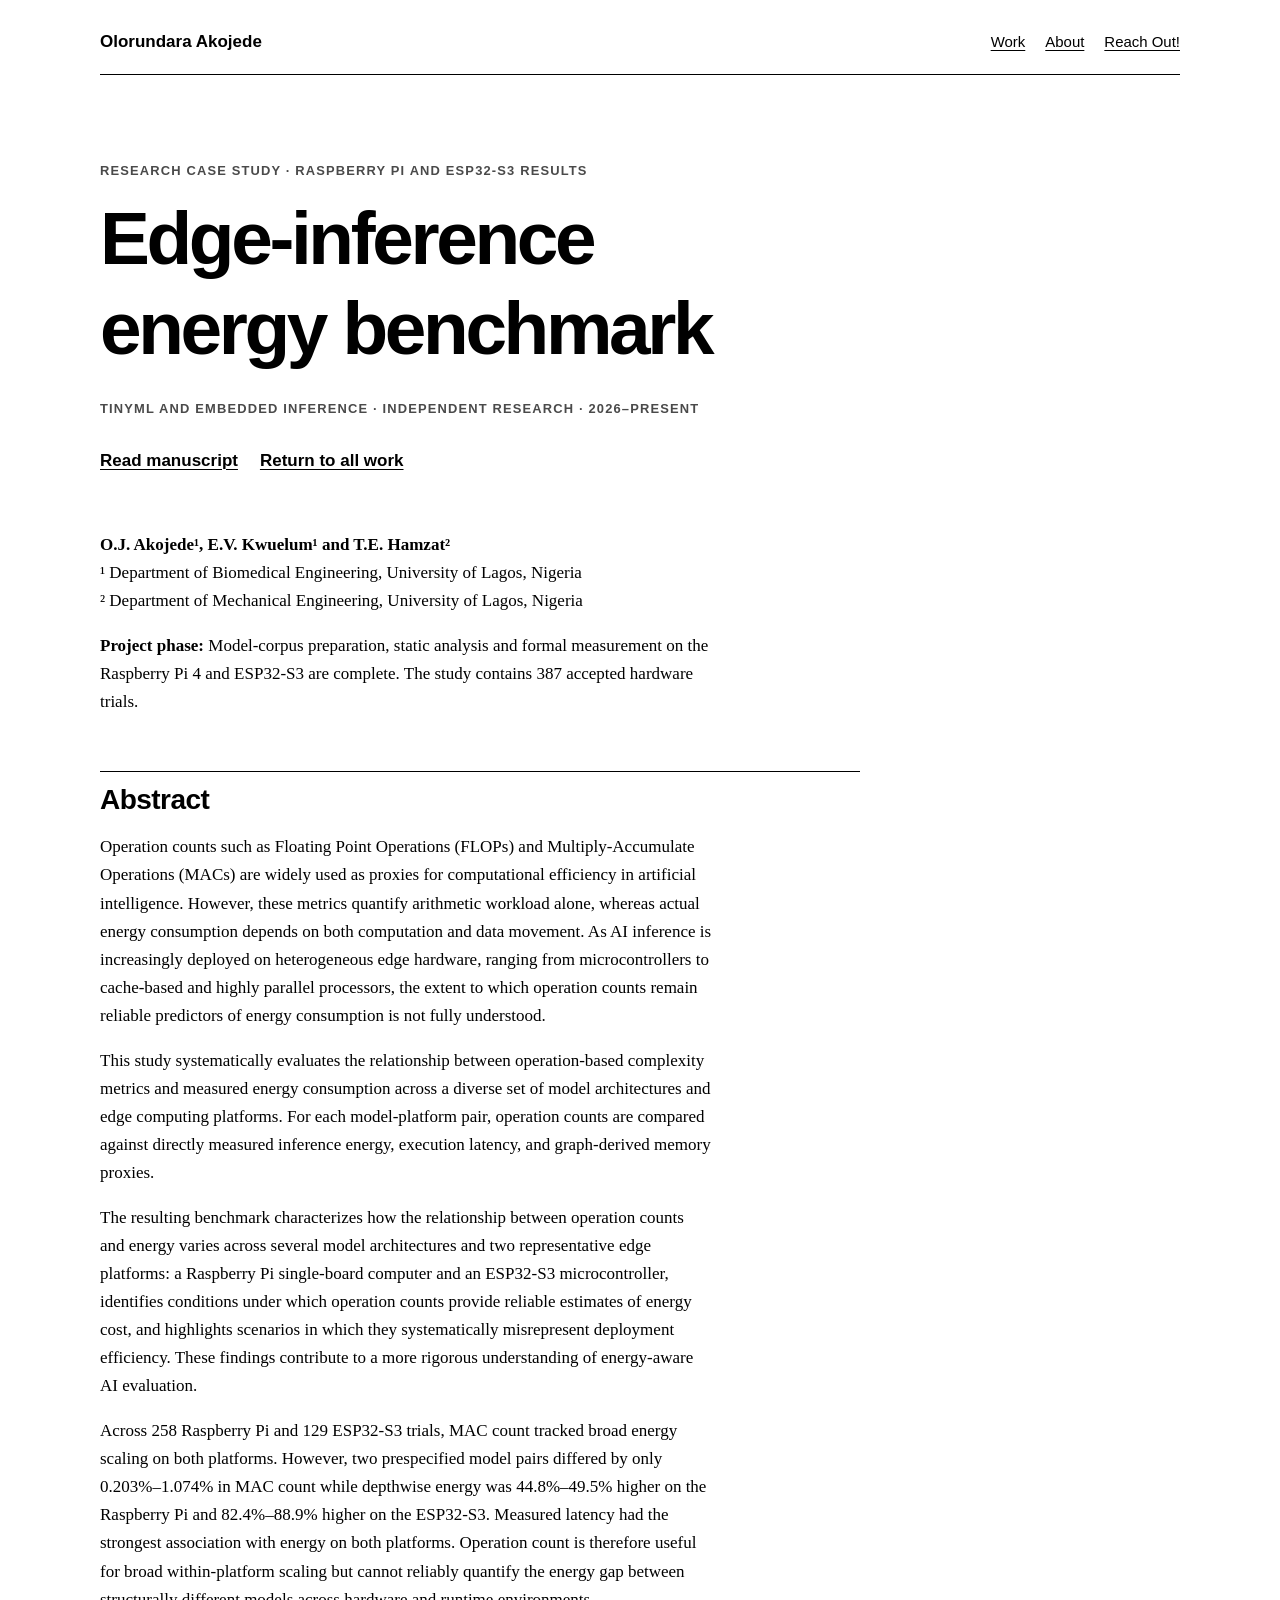
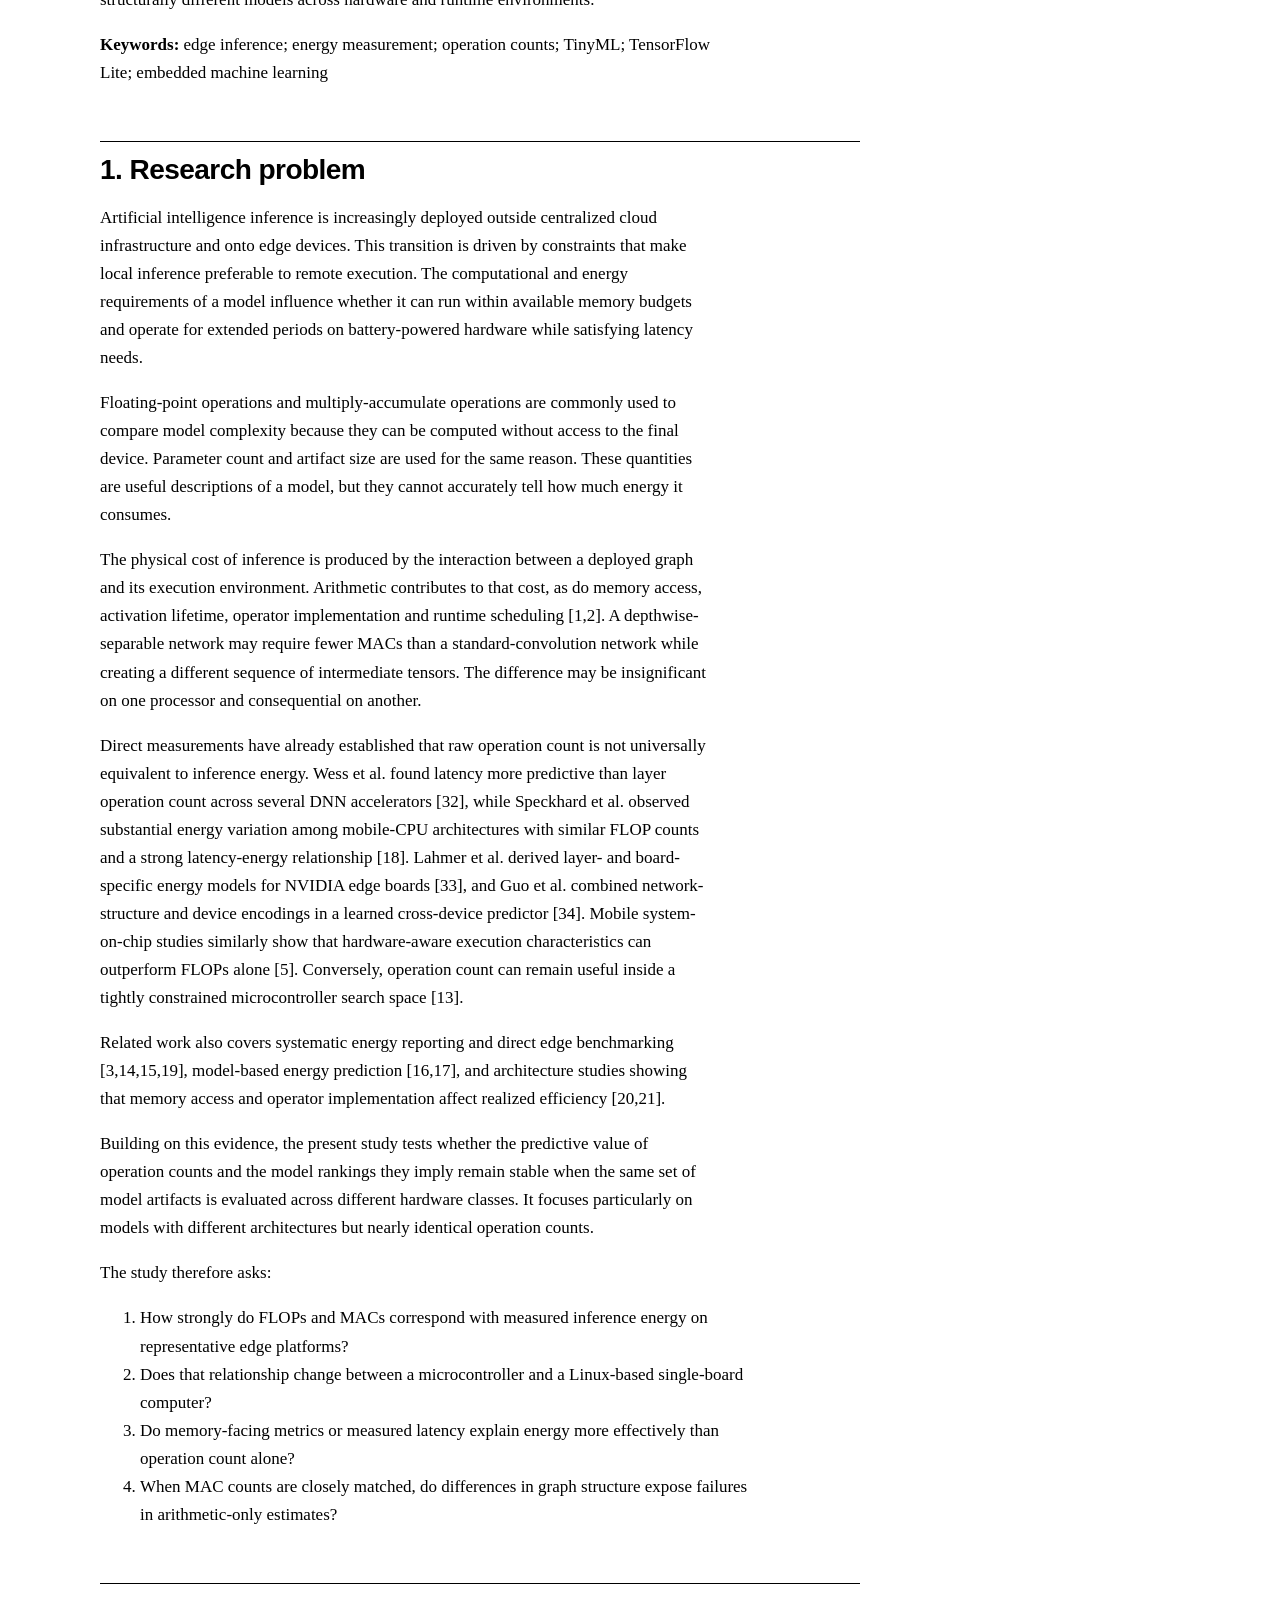
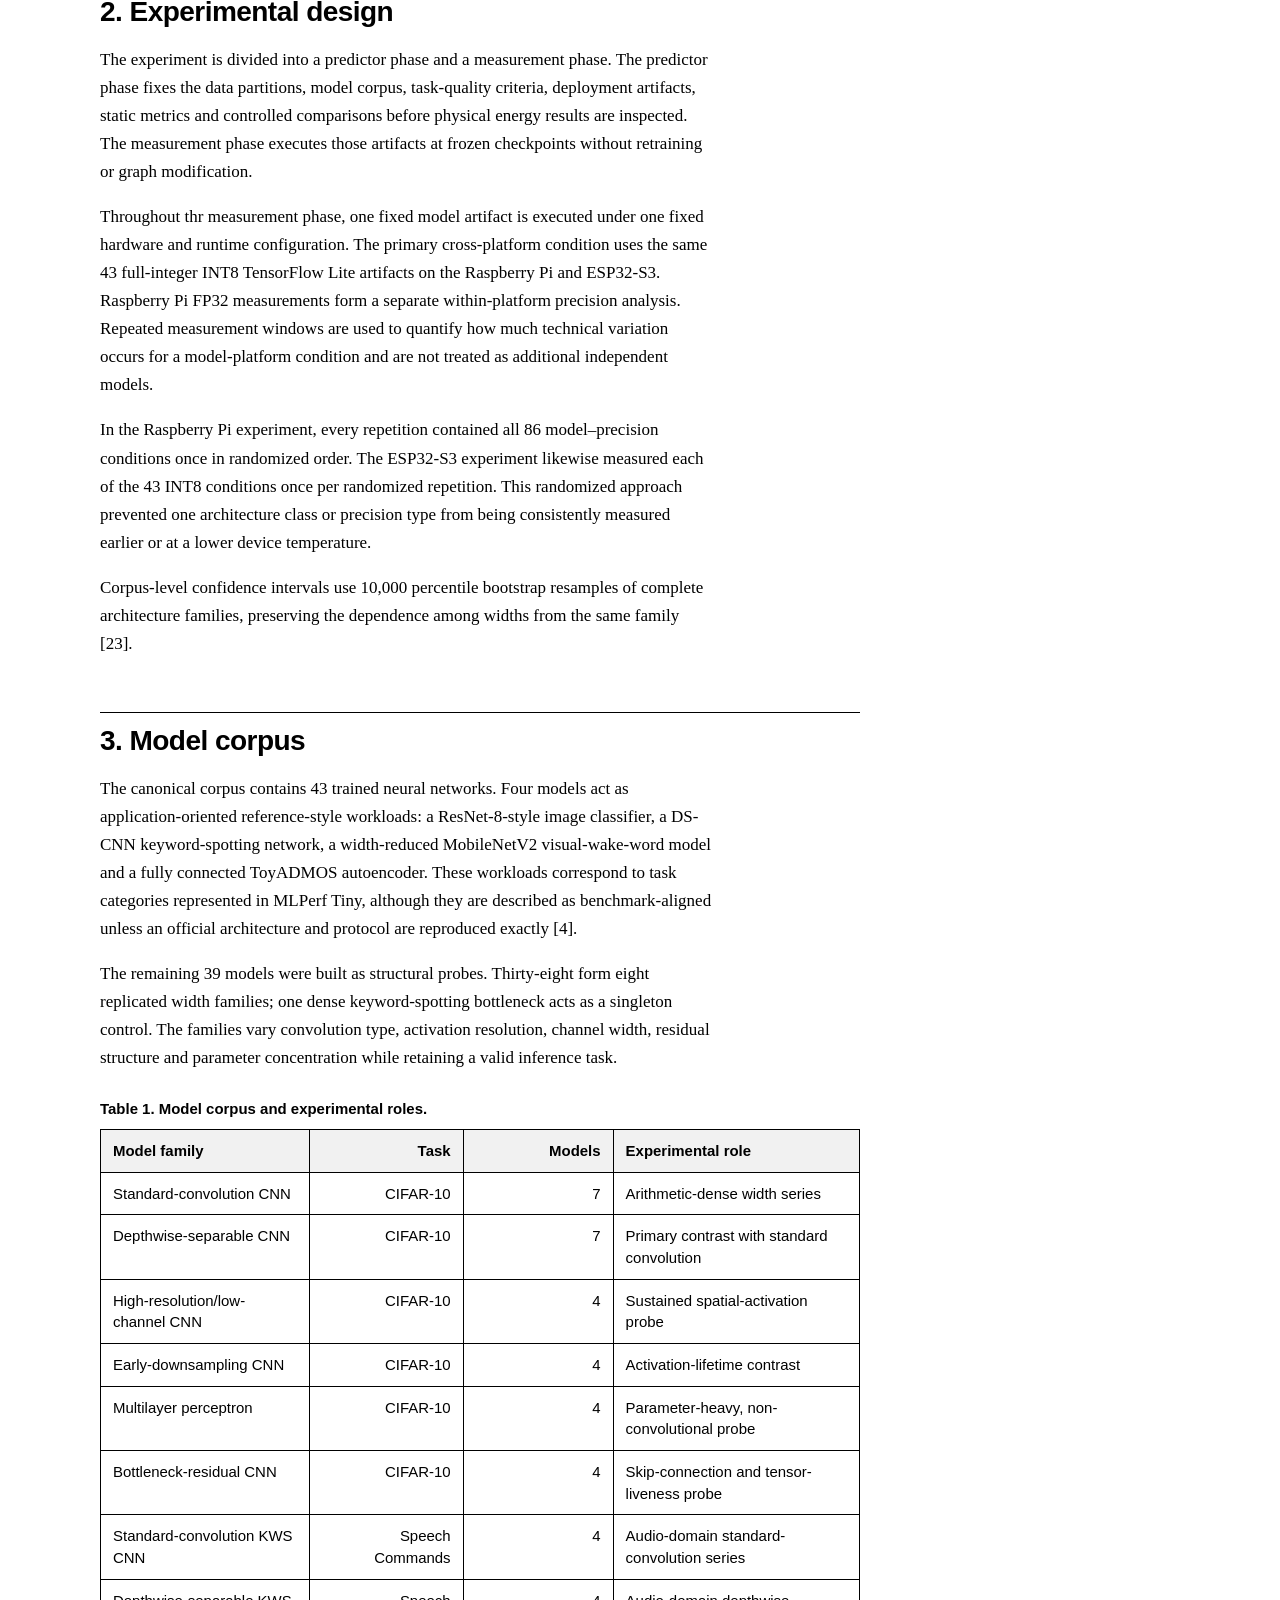
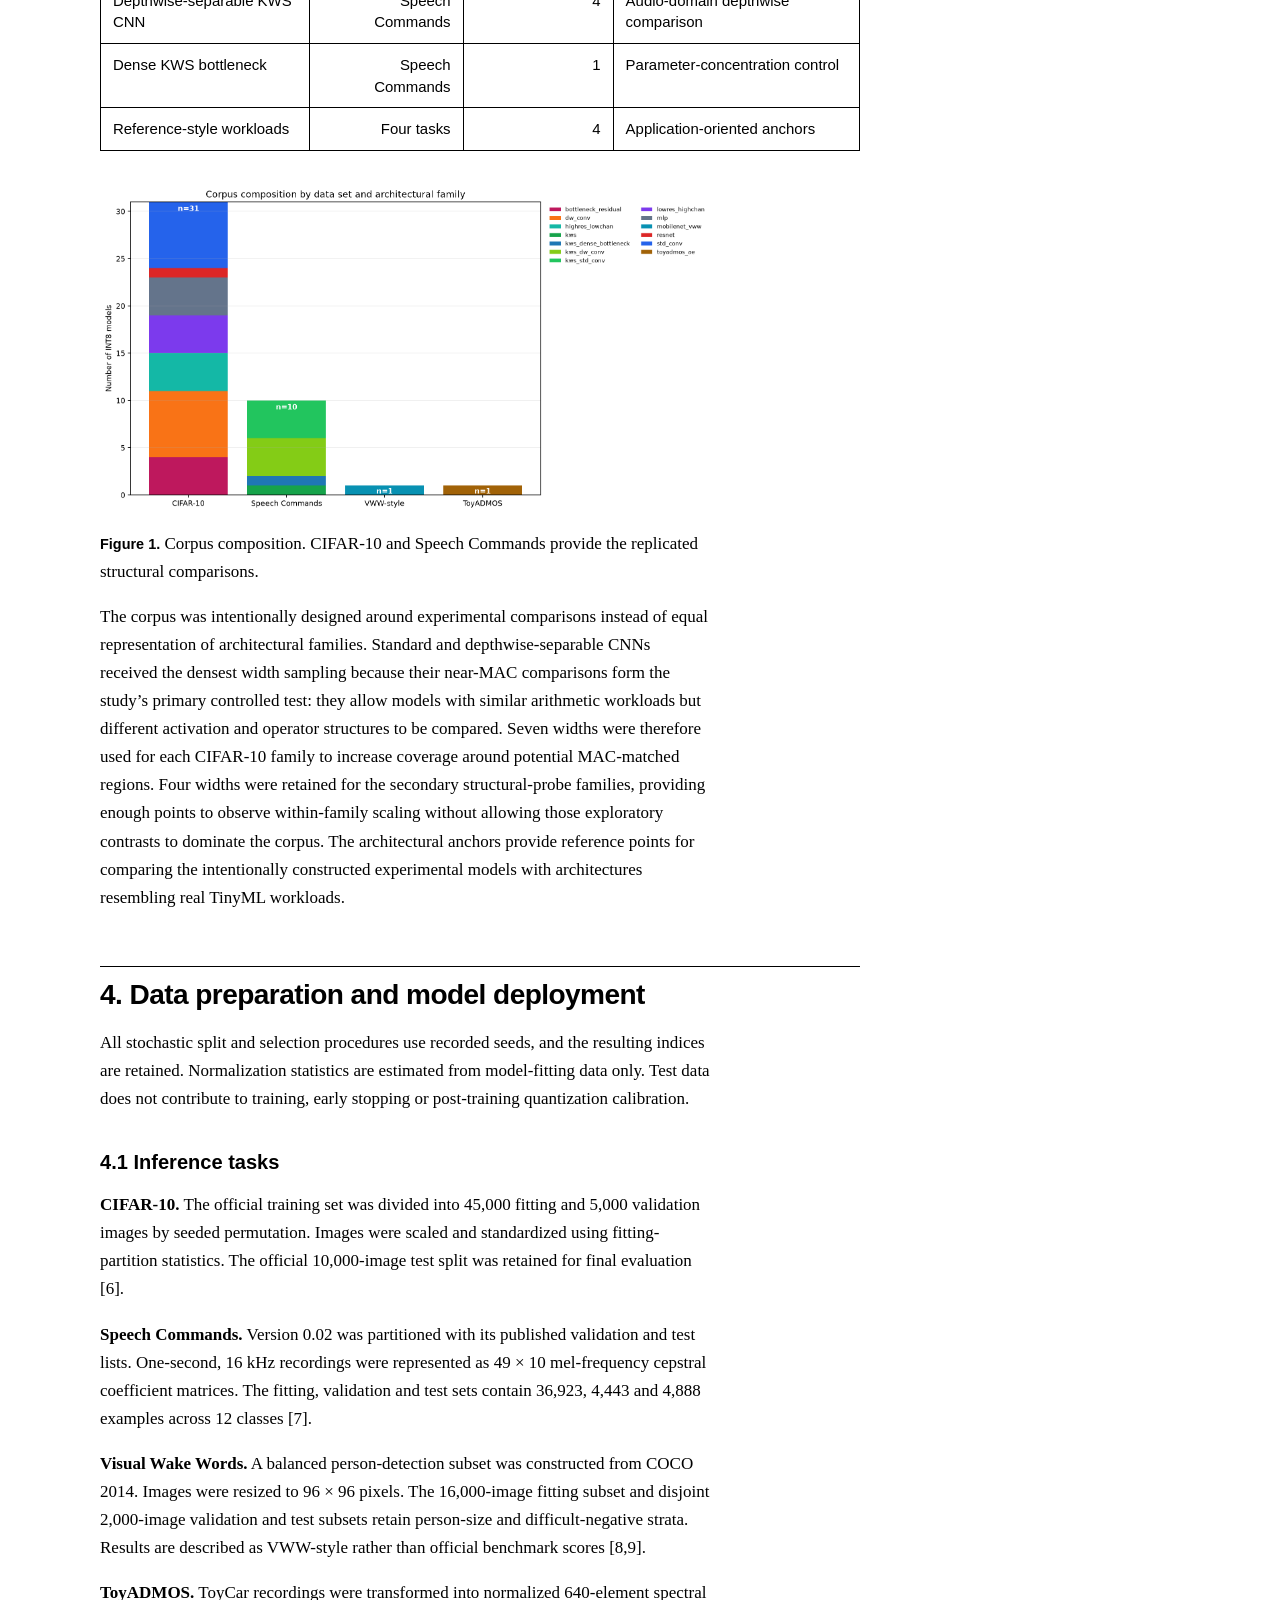
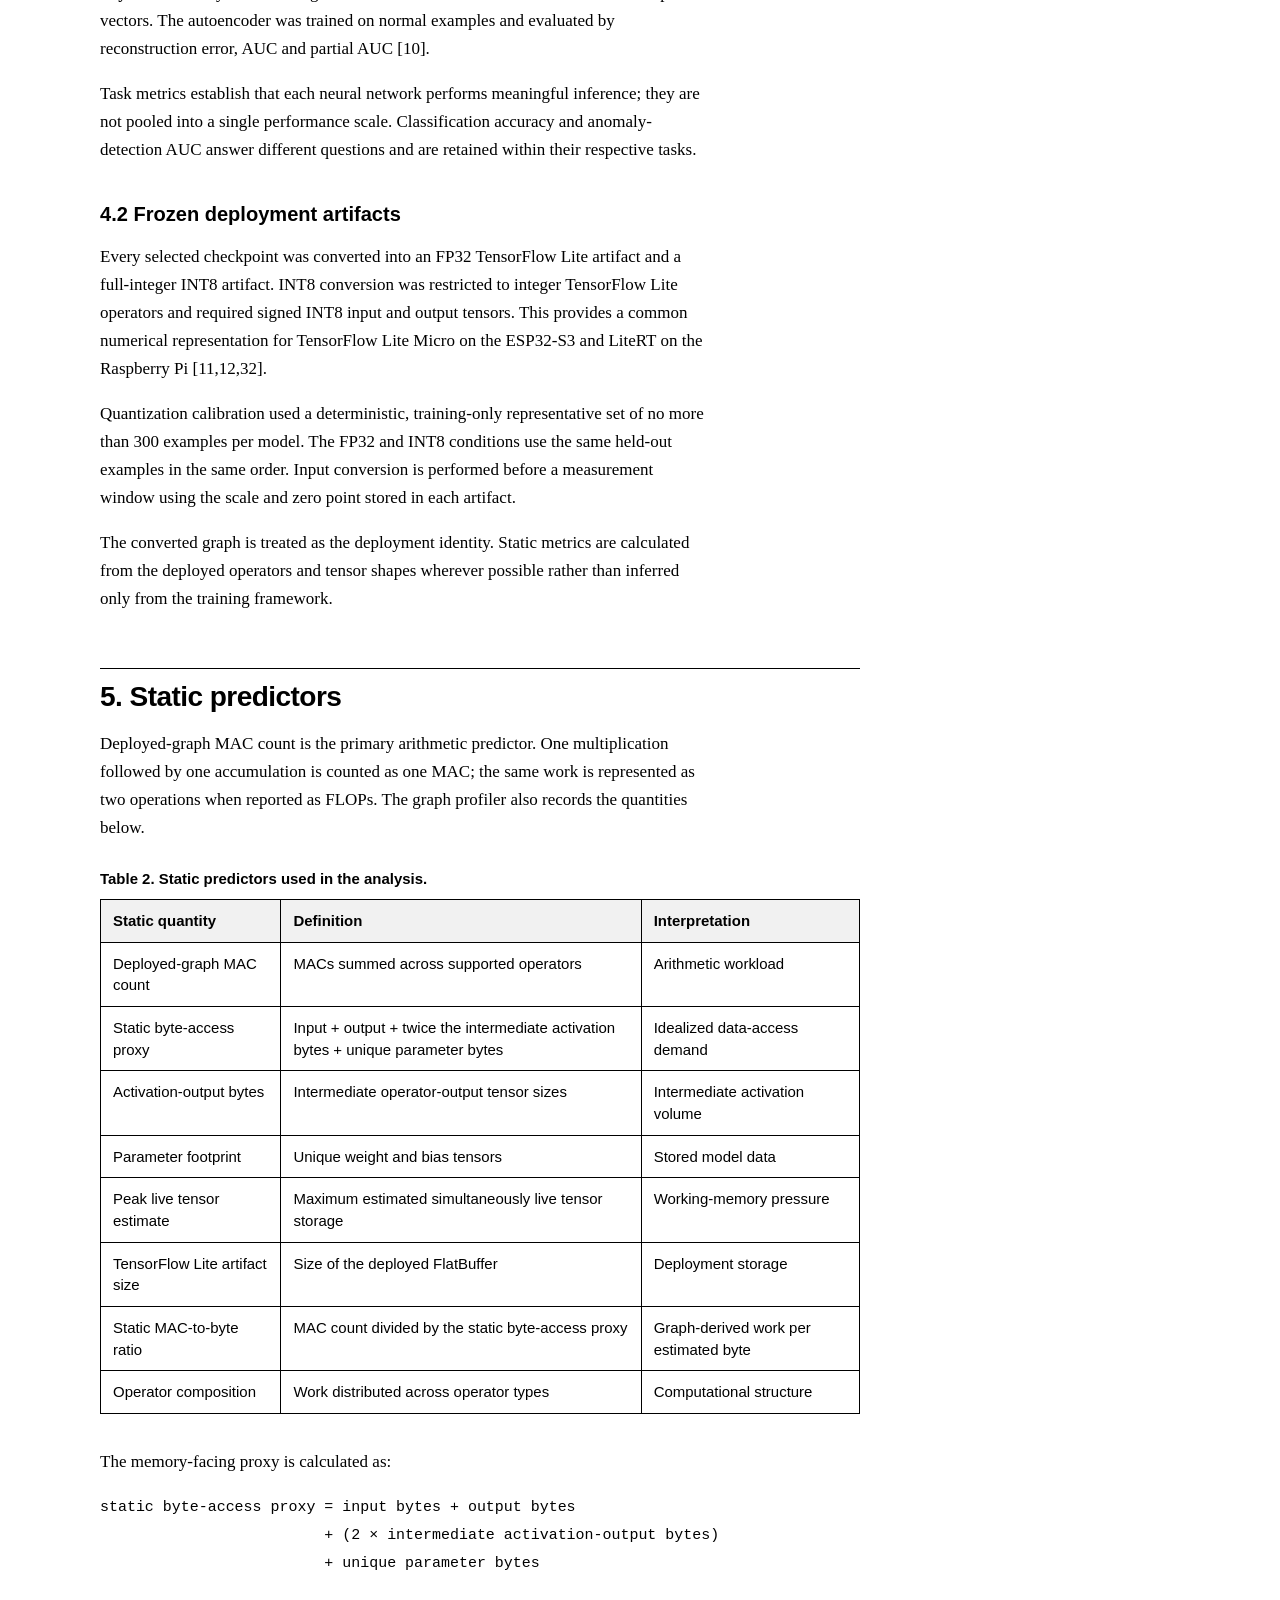
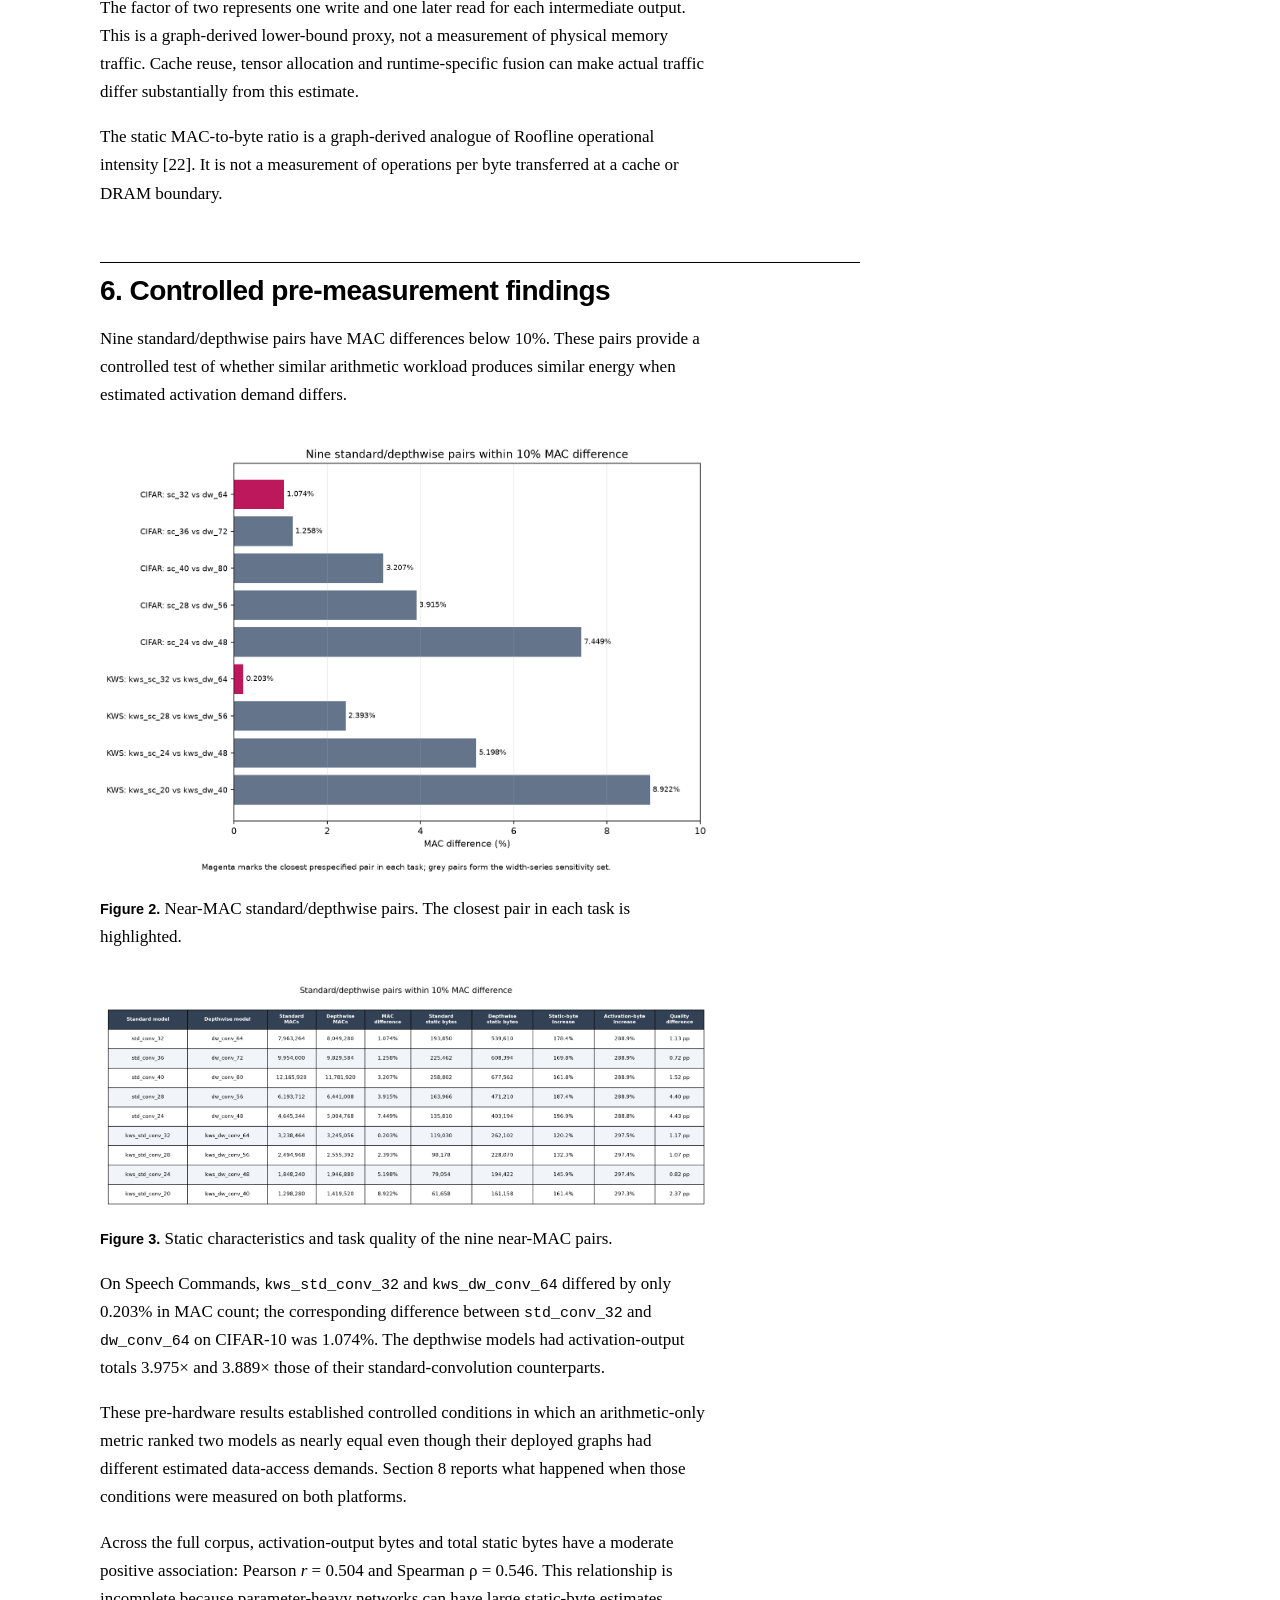
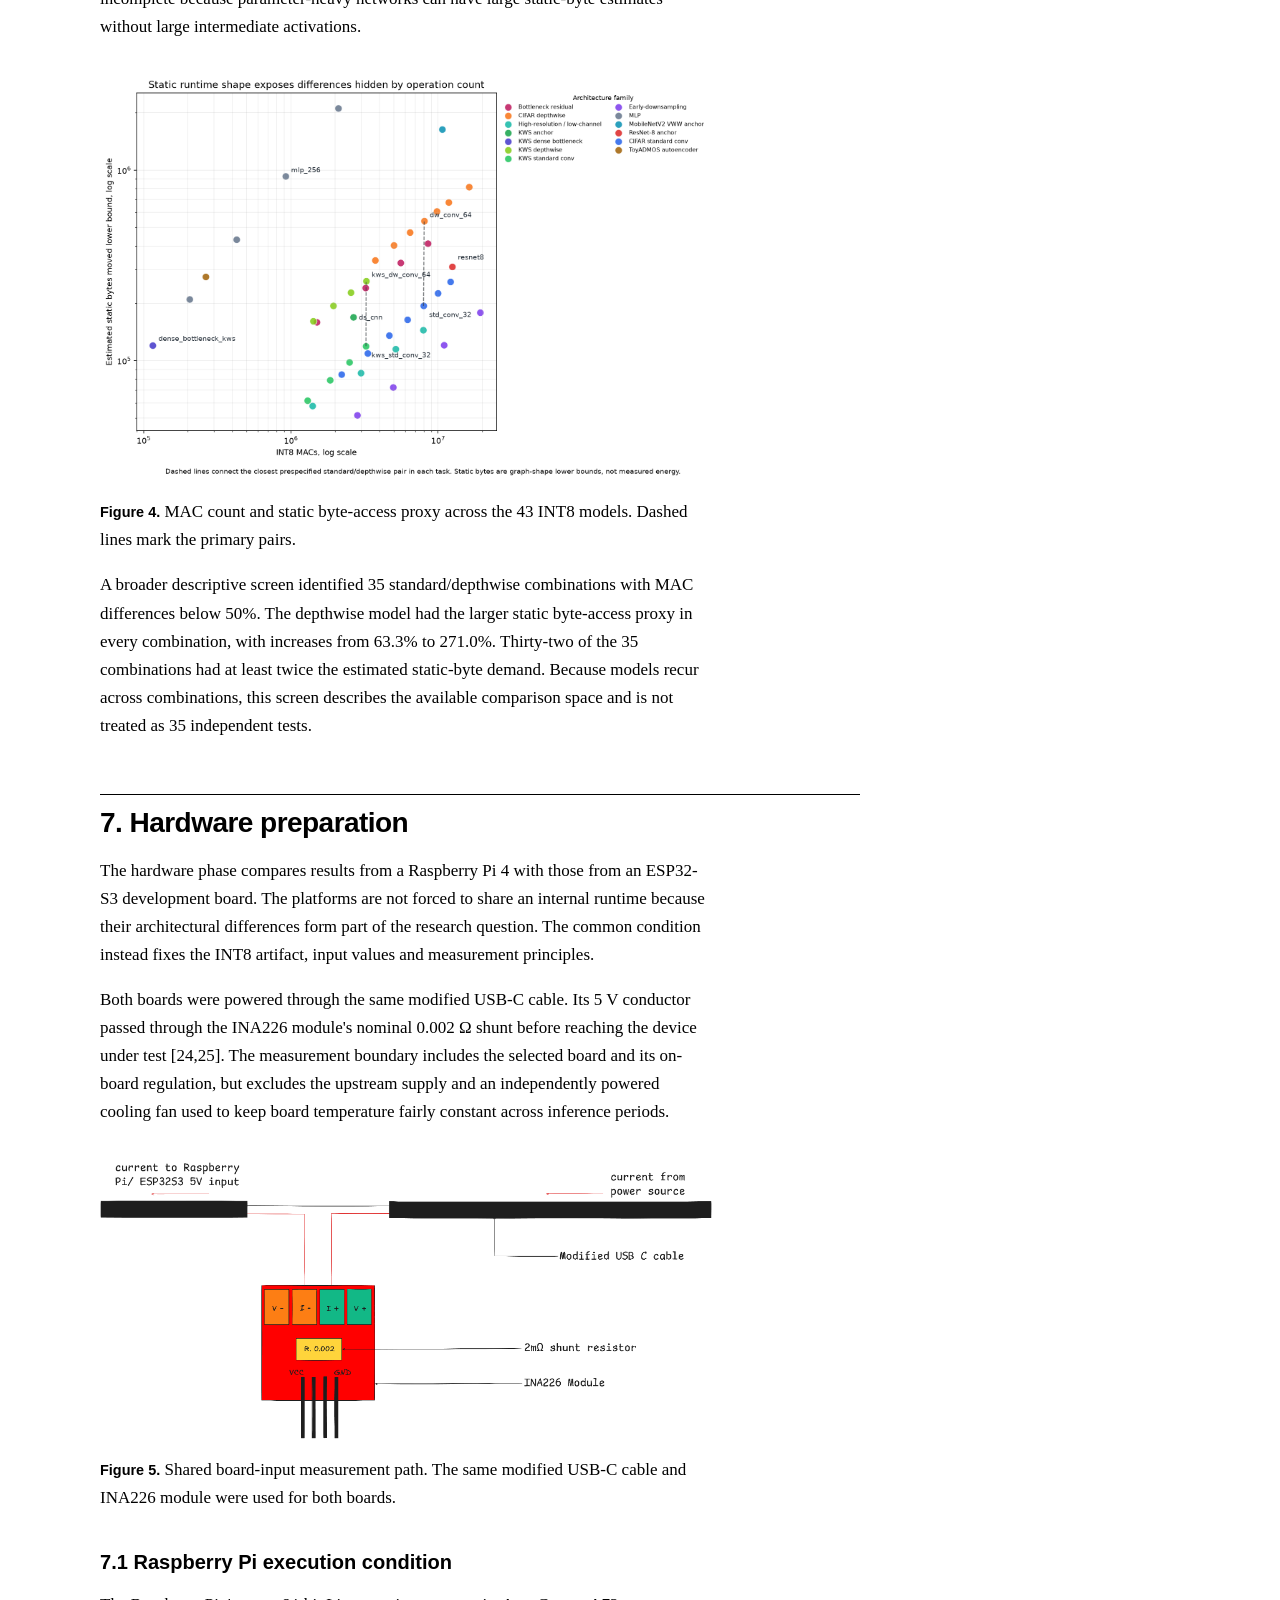
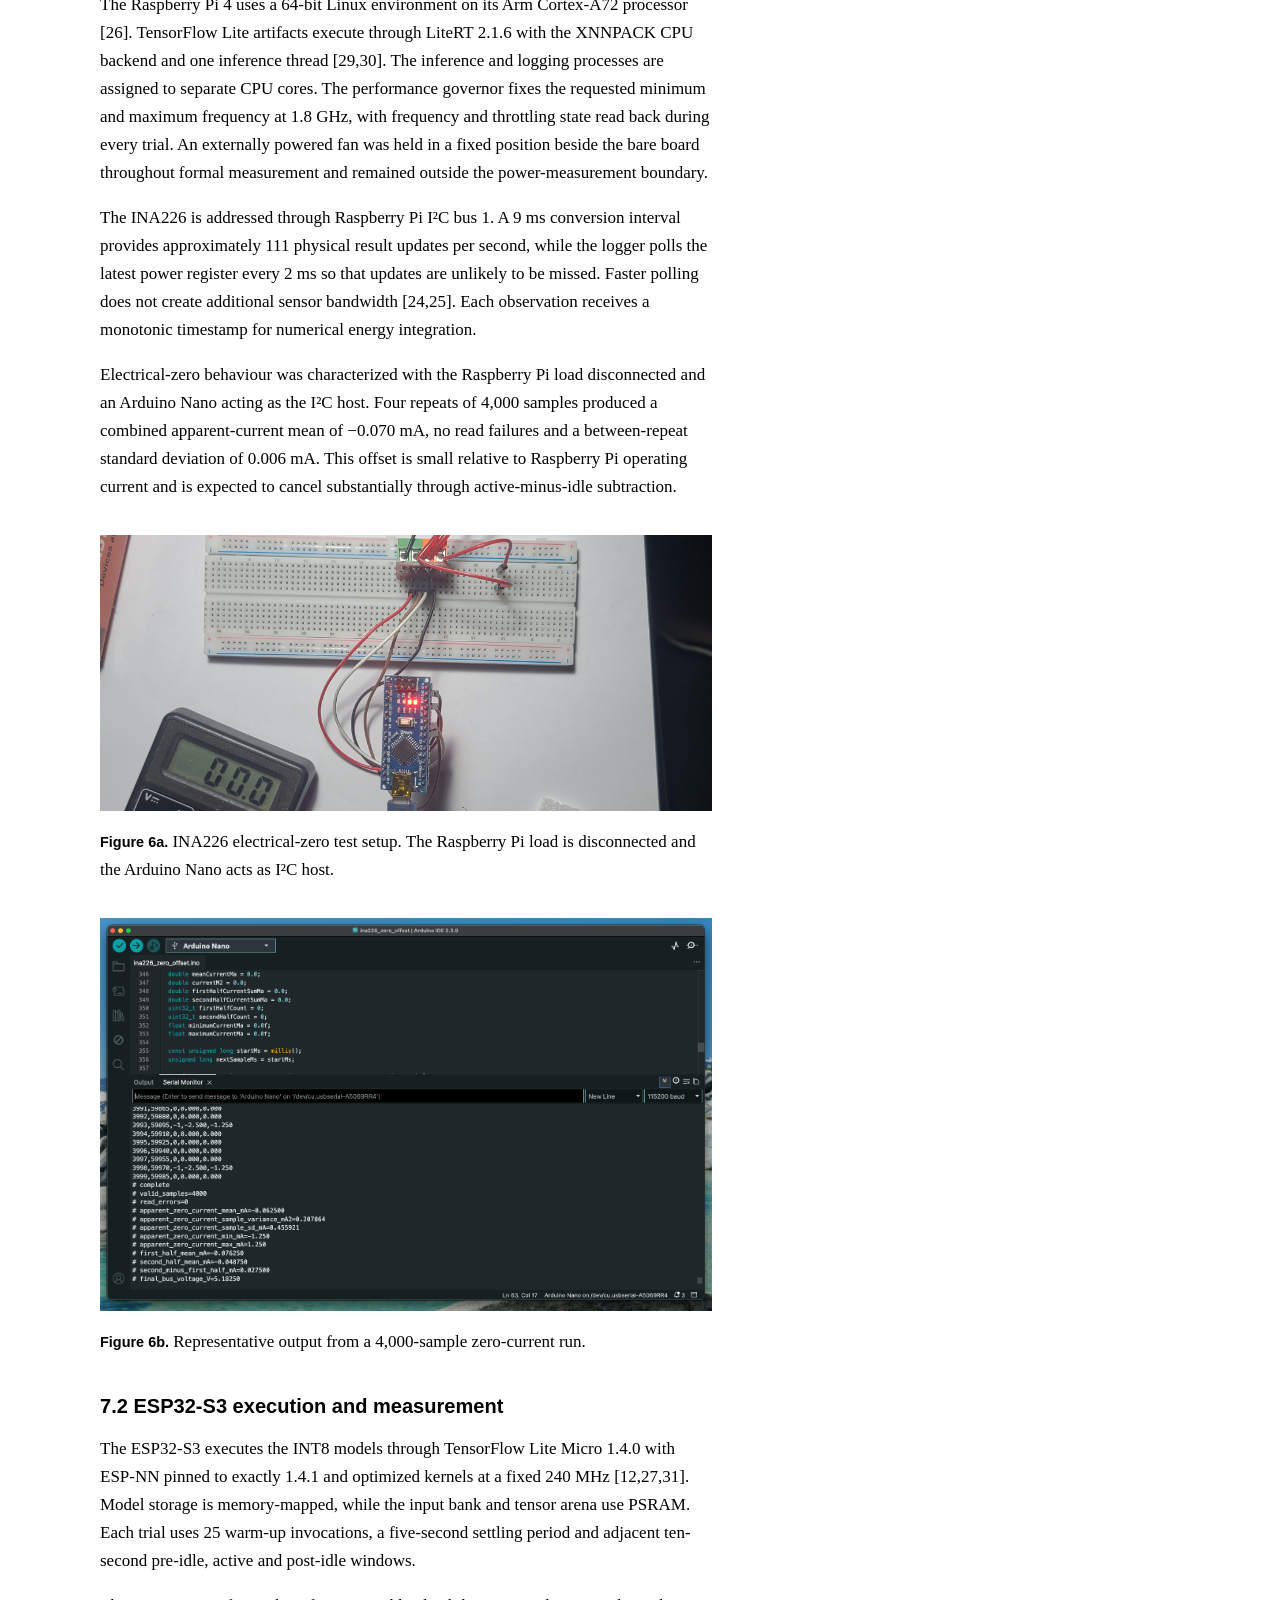
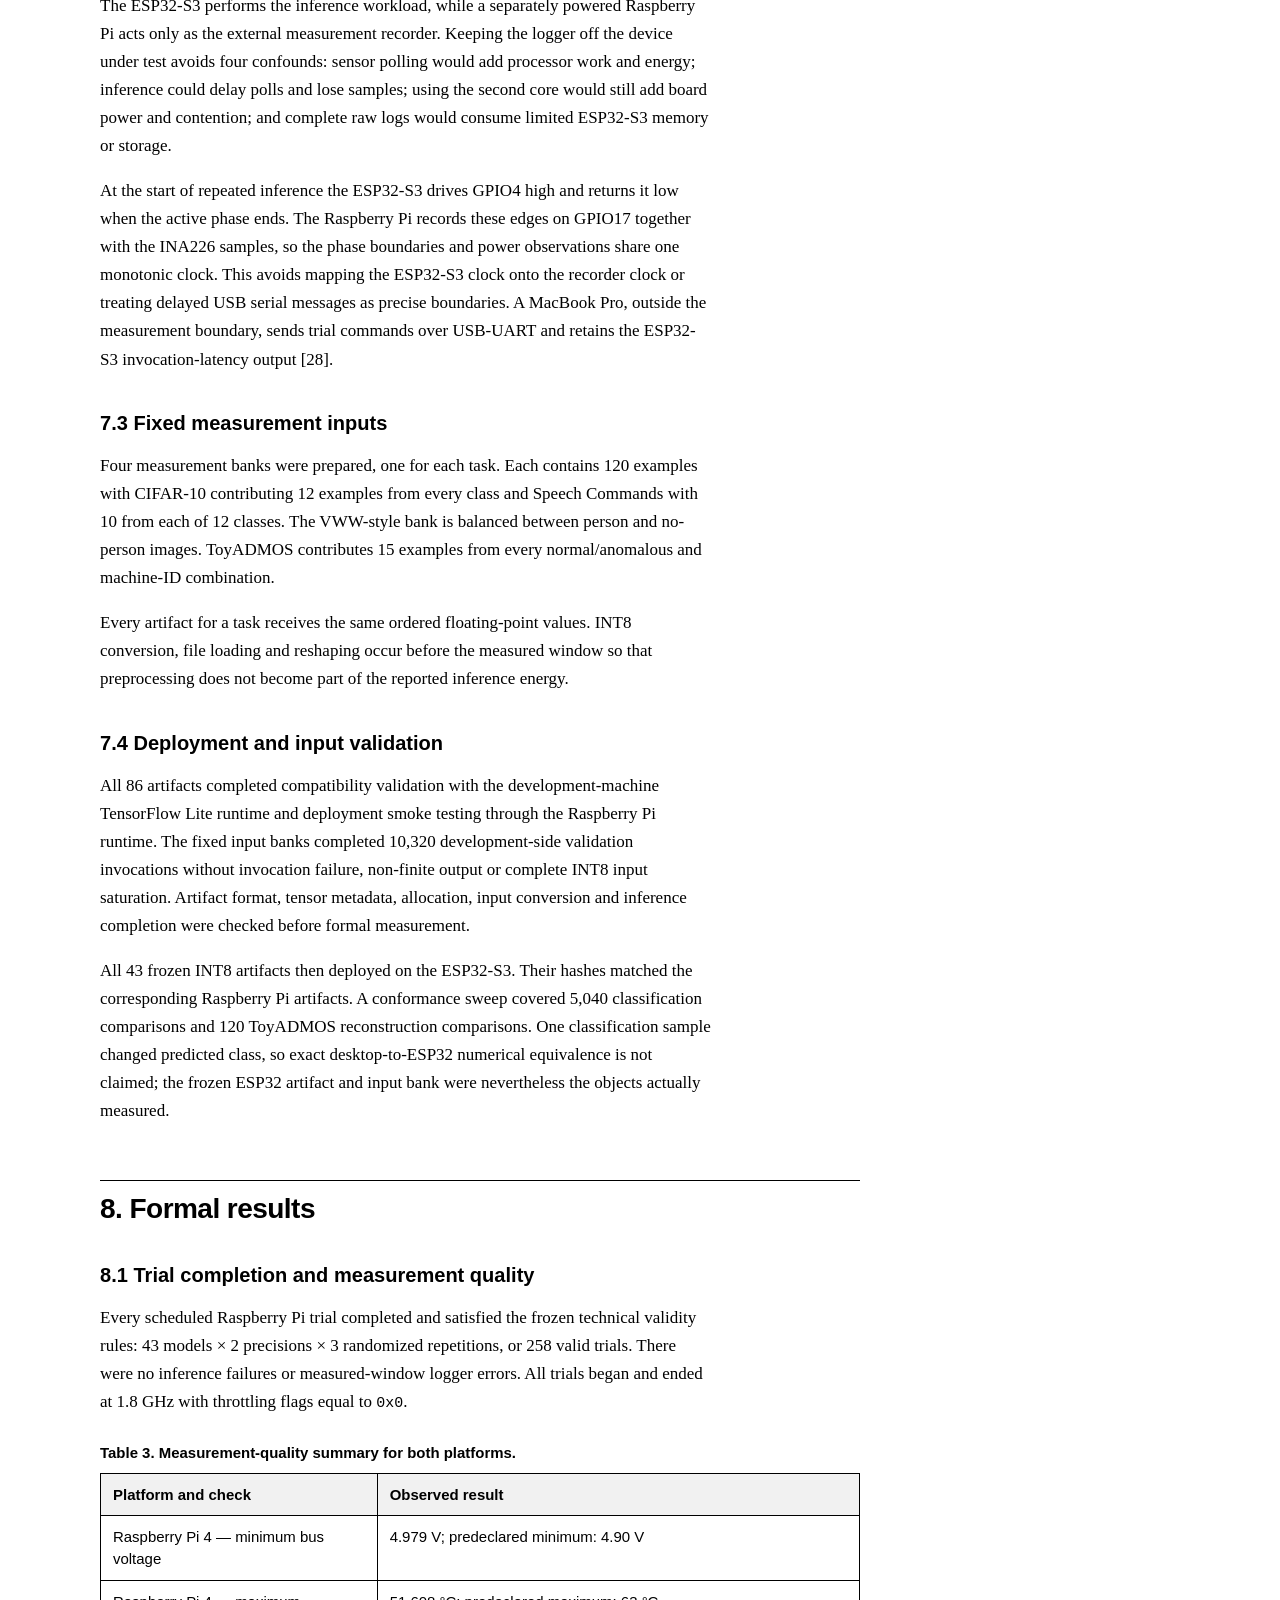
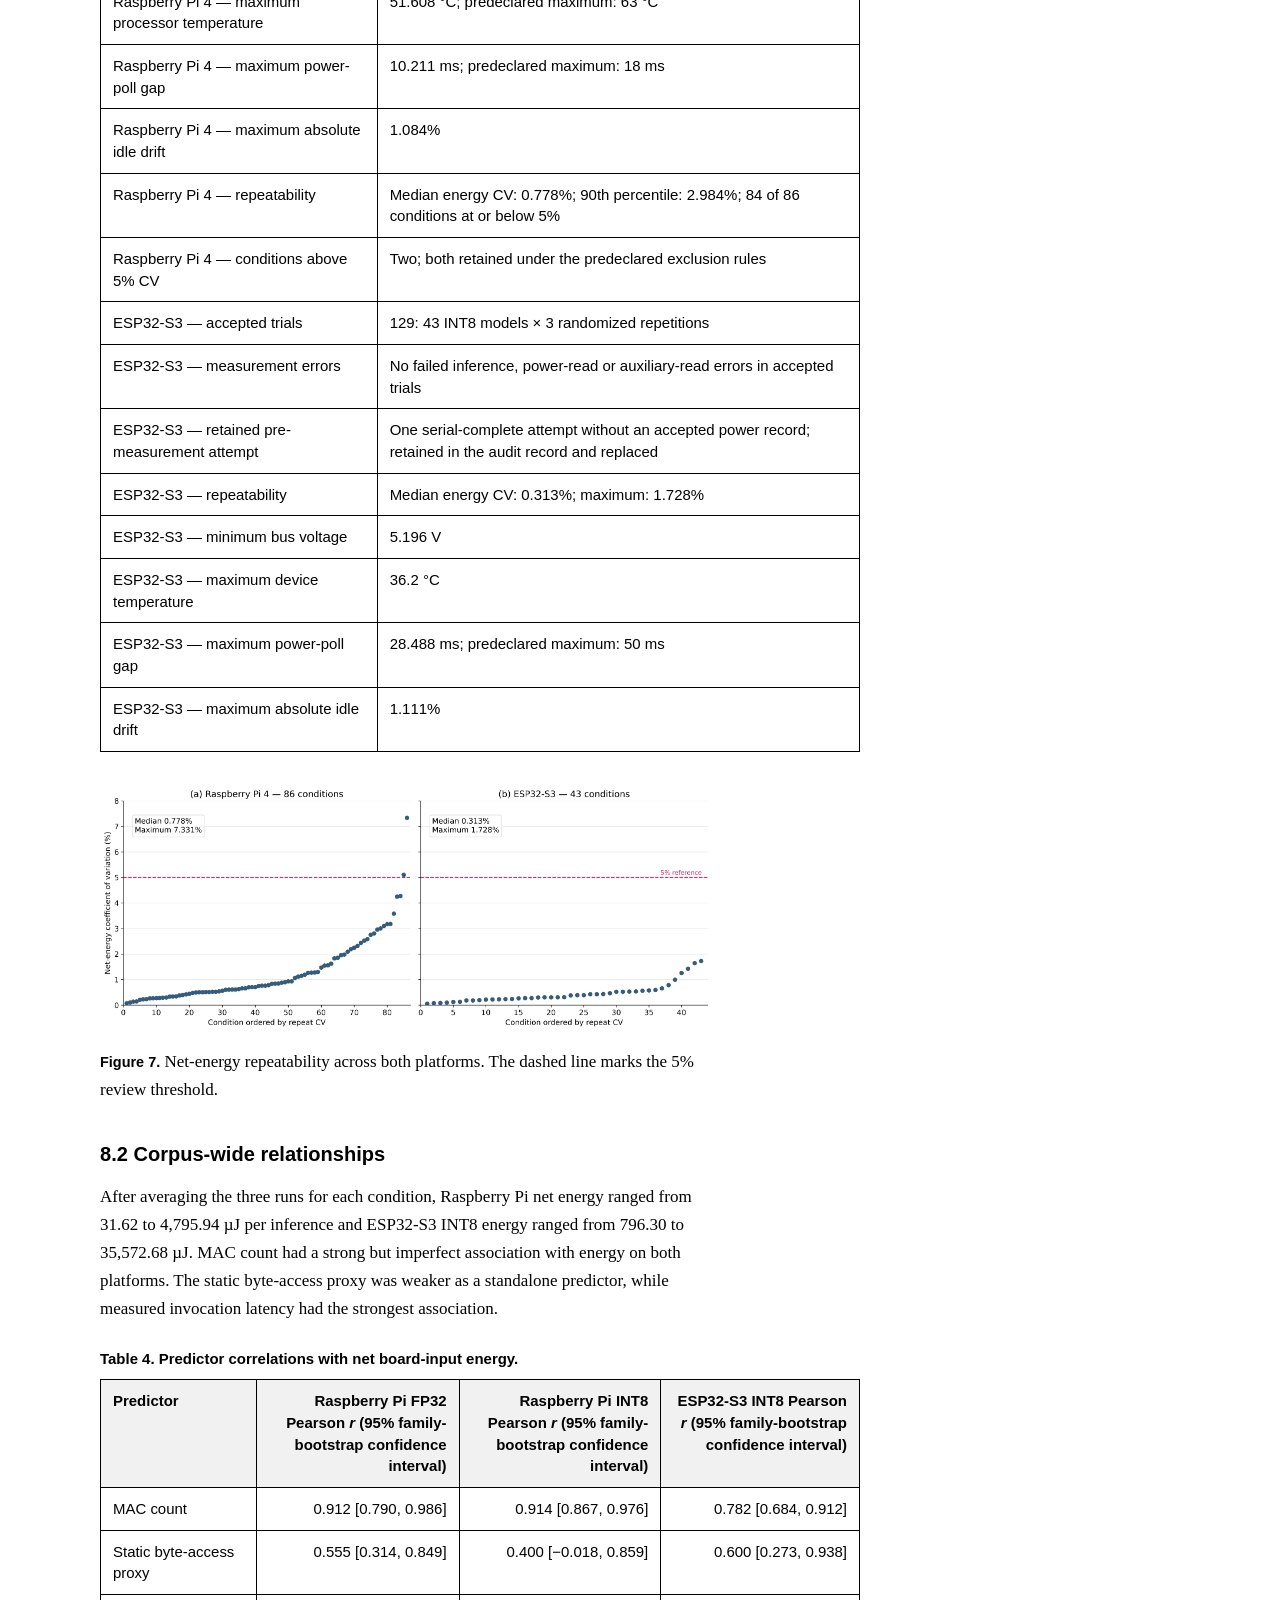
<file: projects/edge-inference-energy/index.html>
<!doctype html>
<html lang="en">
<head>
  <meta charset="utf-8">
  <meta name="viewport" content="width=device-width, initial-scale=1">
  <meta name="description" content="Measured Raspberry Pi and ESP32-S3
evidence showing when operation-count rankings diverge from board-level
edge-inference energy.">
  <title>Edge-inference energy benchmark — Olorundara Akojede</title>
  <link rel="stylesheet" href="../../styles.css">
  <link rel="icon" type="image/jpeg" href="../../pfp.jpeg">
</head>
<body class="edge-energy-case-study">
  <header class="site-header">
    <a class="site-name" href="../../">Olorundara Akojede</a>
    <nav class="site-nav" aria-label="Primary navigation">
      <a href="../../#work">Work</a>
      <a href="../../#about">About</a>
      <a href="mailto:daraakojede01@gmail.com">Reach Out!</a>
    </nav>
  </header>

  <main>
    <header class="project-header">
      <p class="eyebrow">Research case study · Raspberry Pi and ESP32-S3 results</p>
      <h1>Edge-inference energy benchmark</h1>
      <p class="project-meta">TinyML and embedded inference ·
Independent research · 2026–present</p>
      <div class="project-actions">
        <a href="../../downloads/manuscript.docx">Read manuscript</a>
        <a href="../../#work">Return to all work</a>
      </div>
    </header>

    <article class="project-report">
<h1
id="benchmarking-operation-count-proxies-for-edge-inference-energy">Benchmarking
operation-count proxies for edge-inference energy</h1>
<p><strong>O.J. Akojede¹, E.V. Kwuelum¹ and T.E. Hamzat²</strong><br />
¹ Department of Biomedical Engineering, University of Lagos, Nigeria<br />
² Department of Mechanical Engineering, University of Lagos, Nigeria</p>
<p><strong>Project phase:</strong> Model-corpus preparation, static
analysis and formal measurement on the Raspberry Pi 4 and ESP32-S3 are
complete. The study contains 387 accepted hardware trials.</p>
<h2 id="abstract">Abstract</h2>
<p>Operation counts such as Floating Point Operations (FLOPs) and Multiply-Accumulate Operations (MACs) are widely used as proxies for computational efficiency in artificial intelligence. However, these metrics quantify arithmetic workload alone, whereas actual energy consumption depends on both computation and data movement. As AI inference is increasingly deployed on heterogeneous edge hardware, ranging from microcontrollers to cache-based and highly parallel processors, the extent to which operation counts remain reliable predictors of energy consumption is not fully understood.</p>
<p>This study systematically evaluates the relationship between operation-based complexity metrics and measured energy consumption across a diverse set of model architectures and edge computing platforms. For each model-platform pair, operation counts are compared against directly measured inference energy, execution latency, and graph-derived memory proxies.</p>
<p>The resulting benchmark characterizes how the relationship between operation counts and energy varies across several model architectures and two representative edge platforms: a Raspberry Pi single-board computer and an ESP32-S3 microcontroller, identifies conditions under which operation counts provide reliable estimates of energy cost, and highlights scenarios in which they systematically misrepresent deployment efficiency. These findings contribute to a more rigorous understanding of energy-aware AI evaluation.</p>
<p>Across 258 Raspberry Pi and 129 ESP32-S3 trials, MAC count tracked broad energy scaling on both platforms. However, two prespecified model pairs differed by only 0.203%–1.074% in MAC count while depthwise energy was 44.8%–49.5% higher on the Raspberry Pi and 82.4%–88.9% higher on the ESP32-S3. Measured latency had the strongest association with energy on both platforms. Operation count is therefore useful for broad within-platform scaling but cannot reliably quantify the energy gap between structurally different models across hardware and runtime environments.</p>
<p><strong>Keywords:</strong> edge inference; energy measurement;
operation counts; TinyML; TensorFlow Lite; embedded machine learning</p>
<h2 id="1-research-problem">1. Research problem</h2>
<p>Artificial intelligence inference is increasingly deployed outside centralized cloud infrastructure and onto edge devices. This transition is driven by constraints that make local inference preferable to remote execution. The computational and energy requirements of a model influence whether it can run within available memory budgets and  operate for extended periods on battery-powered hardware while satisfying latency needs.</p>
<p>Floating-point operations and multiply-accumulate operations are
commonly used to compare model complexity because they can be computed
without access to the final device. Parameter count and artifact size
are used for the same reason. These quantities are useful descriptions
of a model, but they cannot accurately tell how much energy it consumes.</p>
<p>The physical cost of inference is produced by the interaction between
a deployed graph and its execution environment. Arithmetic contributes to
that cost, as do memory access, activation lifetime, operator
implementation and runtime scheduling [1,2]. A depthwise-separable
network may require fewer MACs than a standard-convolution network while
creating a different sequence of intermediate tensors. The difference
may be insignificant on one processor and consequential on another.</p>
<p>Direct measurements have already established that raw operation count
is not universally equivalent to inference energy. Wess et al. found
latency more predictive than layer operation count across several DNN
accelerators [32], while Speckhard et al. observed substantial energy
variation among mobile-CPU architectures with similar FLOP counts and a
strong latency-energy relationship [18]. Lahmer et al. derived layer-
and board-specific energy models for NVIDIA edge boards [33], and Guo
et al. combined network-structure and device encodings in a learned
cross-device predictor [34]. Mobile system-on-chip studies similarly
show that hardware-aware execution characteristics can outperform FLOPs
alone [5]. Conversely, operation count can remain useful inside a
tightly constrained microcontroller search space [13].</p>
<p>Related work also covers systematic energy reporting and direct edge
benchmarking [3,14,15,19], model-based energy prediction [16,17], and
architecture studies showing that memory access and operator
implementation affect realized efficiency [20,21].</p>
<p>Building on this evidence, the present study tests whether the
predictive value of operation counts and the model rankings they imply
remain stable when the same set of model artifacts is evaluated across
different hardware classes. It focuses particularly on models with
different architectures but nearly identical operation counts.</p>
<p>The study therefore asks:</p>
<ol type="1">
<li>How strongly do FLOPs and MACs correspond with measured inference
energy on representative edge platforms?</li>
<li>Does that relationship change between a microcontroller and a
Linux-based single-board computer?</li>
<li>Do memory-facing metrics or measured latency explain energy more
effectively than operation count alone?</li>
<li>When MAC counts are closely matched, do differences in graph
structure expose failures in arithmetic-only estimates?</li>
</ol>
<h2 id="2-experimental-design">2. Experimental design</h2>
<p>The experiment is divided into a predictor phase and a measurement
phase. The predictor phase fixes the data partitions, model corpus,
task-quality criteria, deployment artifacts, static metrics and
controlled comparisons before physical energy results are inspected. The
measurement phase executes those artifacts at frozen checkpoints without retraining or
graph modification.</p>
<p>Throughout thr measurement phase, one fixed model artifact is executed under one fixed hardware and runtime configuration. The primary cross-platform condition uses the same 43 full-integer INT8 TensorFlow Lite artifacts on the Raspberry Pi and ESP32-S3. Raspberry Pi FP32 measurements form a separate within-platform precision analysis. Repeated measurement windows are used to quantify how much technical variation occurs for a model-platform condition and are not treated as additional independent models.</p> <p> In the
Raspberry Pi experiment, every repetition contained all 86
model–precision conditions once in randomized order. The ESP32-S3
experiment likewise measured each of the 43 INT8 conditions once per
randomized repetition. This randomized approach prevented one architecture class or precision type from
being consistently measured earlier or at a lower device temperature.</p>
<p>Corpus-level confidence intervals use 10,000 percentile bootstrap
resamples of complete architecture families, preserving the dependence
among widths from the same family [23].</p>

<h2 id="3-model-corpus">3. Model corpus</h2>
<p>The canonical corpus contains 43 trained neural networks. Four models
act as application-oriented reference-style workloads: a ResNet-8-style
image classifier, a DS-CNN keyword-spotting network, a width-reduced
MobileNetV2 visual-wake-word model and a fully connected ToyADMOS
autoencoder. These workloads correspond to task categories represented
in MLPerf Tiny, although they are described as benchmark-aligned unless
an official architecture and protocol are reproduced exactly [4].</p>
<p>The remaining 39 models were built as structural probes. Thirty-eight
form eight replicated width families; one dense keyword-spotting
bottleneck acts as a singleton control. The families vary convolution
type, activation resolution, channel width, residual structure and
parameter concentration while retaining a valid inference task.</p>
<table>
<caption>Table 1. Model corpus and experimental roles.</caption>
<thead>
<tr>
<th>Model family</th>
<th style="text-align: right;">Task</th>
<th style="text-align: right;">Models</th>
<th>Experimental role</th>
</tr>
</thead>
<tbody>
<tr>
<td>Standard-convolution CNN</td>
<td style="text-align: right;">CIFAR-10</td>
<td style="text-align: right;">7</td>
<td>Arithmetic-dense width series</td>
</tr>
<tr>
<td>Depthwise-separable CNN</td>
<td style="text-align: right;">CIFAR-10</td>
<td style="text-align: right;">7</td>
<td>Primary contrast with standard convolution</td>
</tr>
<tr>
<td>High-resolution/low-channel CNN</td>
<td style="text-align: right;">CIFAR-10</td>
<td style="text-align: right;">4</td>
<td>Sustained spatial-activation probe</td>
</tr>
<tr>
<td>Early-downsampling CNN</td>
<td style="text-align: right;">CIFAR-10</td>
<td style="text-align: right;">4</td>
<td>Activation-lifetime contrast</td>
</tr>
<tr>
<td>Multilayer perceptron</td>
<td style="text-align: right;">CIFAR-10</td>
<td style="text-align: right;">4</td>
<td>Parameter-heavy, non-convolutional probe</td>
</tr>
<tr>
<td>Bottleneck-residual CNN</td>
<td style="text-align: right;">CIFAR-10</td>
<td style="text-align: right;">4</td>
<td>Skip-connection and tensor-liveness probe</td>
</tr>
<tr>
<td>Standard-convolution KWS CNN</td>
<td style="text-align: right;">Speech Commands</td>
<td style="text-align: right;">4</td>
<td>Audio-domain standard-convolution series</td>
</tr>
<tr>
<td>Depthwise-separable KWS CNN</td>
<td style="text-align: right;">Speech Commands</td>
<td style="text-align: right;">4</td>
<td>Audio-domain depthwise comparison</td>
</tr>
<tr>
<td>Dense KWS bottleneck</td>
<td style="text-align: right;">Speech Commands</td>
<td style="text-align: right;">1</td>
<td>Parameter-concentration control</td>
</tr>
<tr>
<td>Reference-style workloads</td>
<td style="text-align: right;">Four tasks</td>
<td style="text-align: right;">4</td>
<td>Application-oriented anchors</td>
</tr>
</tbody>
</table>
<p><img src="analysis/figures/corpus_composition.png"
alt="Corpus composition by data set and architectural family" /></p>
<p><strong>Figure 1.</strong> Corpus composition. CIFAR-10 and Speech
Commands provide the replicated structural comparisons.</p>
<p>The corpus was intentionally designed around experimental comparisons instead of
equal representation of architectural families. Standard and
depthwise-separable CNNs received the densest width sampling because
their near-MAC comparisons form the study’s primary controlled test:
they allow models with similar arithmetic workloads but different
activation and operator structures to be compared. Seven widths were
therefore used for each CIFAR-10 family to increase coverage around
potential MAC-matched regions. Four widths were retained for the
secondary structural-probe families, providing enough points to observe
within-family scaling without allowing those exploratory contrasts to
dominate the corpus. The architectural anchors provide reference points
for comparing the intentionally constructed experimental models with
architectures resembling real TinyML workloads.</p>
<h2 id="4-data-preparation-and-model-deployment">4. Data preparation and
model deployment</h2>
<p>All stochastic split and selection procedures use recorded seeds, and
the resulting indices are retained. Normalization statistics are
estimated from model-fitting data only. Test data does not
contribute to training, early stopping or post-training quantization
calibration.</p>
<h3 id="41-inference-tasks">4.1 Inference tasks</h3>
<p><strong>CIFAR-10.</strong> The official training set was divided into
45,000 fitting and 5,000 validation images by seeded permutation. Images
were scaled and standardized using fitting-partition statistics. The
official 10,000-image test split was retained for final evaluation
[6].</p>
<p><strong>Speech Commands.</strong> Version 0.02 was partitioned with
its published validation and test lists. One-second, 16 kHz recordings
were represented as 49 × 10 mel-frequency cepstral coefficient matrices.
The fitting, validation and test sets contain 36,923, 4,443 and 4,888
examples across 12 classes [7].</p>
<p><strong>Visual Wake Words.</strong> A balanced person-detection
subset was constructed from COCO 2014. Images were resized to 96 × 96
pixels. The 16,000-image fitting subset and disjoint 2,000-image
validation and test subsets retain person-size and difficult-negative
strata. Results are described as VWW-style rather than official
benchmark scores [8,9].</p>
<p><strong>ToyADMOS.</strong> ToyCar recordings were transformed into
normalized 640-element spectral vectors. The autoencoder was trained on
normal examples and evaluated by reconstruction error, AUC and partial
AUC [10].</p>
<p>Task metrics establish that each neural network performs meaningful
inference; they are not pooled into a single performance scale.
Classification accuracy and anomaly-detection AUC answer different
questions and are retained within their respective tasks.</p>
<h3 id="42-frozen-deployment-artifacts">4.2 Frozen deployment
artifacts</h3>
<p>Every selected checkpoint was converted into an FP32 TensorFlow Lite
artifact and a full-integer INT8 artifact. INT8 conversion was
restricted to integer TensorFlow Lite operators and required signed INT8
input and output tensors. This provides a common numerical
representation for TensorFlow Lite Micro on the ESP32-S3 and LiteRT on
the Raspberry Pi [11,12,32].</p>
<p>Quantization calibration used a deterministic, training-only
representative set of no more than 300 examples per model. The FP32 and
INT8 conditions use the same held-out examples in the same order. Input
conversion is performed before a measurement window using the scale and
zero point stored in each artifact.</p>
<p>The converted graph is treated as the deployment identity. Static
metrics are calculated from the deployed operators and tensor shapes
wherever possible rather than inferred only from the training
framework.</p>
<h2 id="5-static-predictors">5. Static predictors</h2>
<p>Deployed-graph MAC count is the primary arithmetic predictor. One
multiplication followed by one accumulation is counted as one MAC; the
same work is represented as two operations when reported as FLOPs. The
graph profiler also records the quantities below.</p>
<table>
<caption>Table 2. Static predictors used in the analysis.</caption>
<thead>
<tr>
<th>Static quantity</th>
<th>Definition</th>
<th>Interpretation</th>
</tr>
</thead>
<tbody>
<tr>
<td>Deployed-graph MAC count</td>
<td>MACs summed across supported operators</td>
<td>Arithmetic workload</td>
</tr>
<tr>
<td>Static byte-access proxy</td>
<td>Input + output + twice the intermediate activation bytes + unique
parameter bytes</td>
<td>Idealized data-access demand</td>
</tr>
<tr>
<td>Activation-output bytes</td>
<td>Intermediate operator-output tensor sizes</td>
<td>Intermediate activation volume</td>
</tr>
<tr>
<td>Parameter footprint</td>
<td>Unique weight and bias tensors</td>
<td>Stored model data</td>
</tr>
<tr>
<td>Peak live tensor estimate</td>
<td>Maximum estimated simultaneously live tensor storage</td>
<td>Working-memory pressure</td>
</tr>
<tr>
<td>TensorFlow Lite artifact size</td>
<td>Size of the deployed FlatBuffer</td>
<td>Deployment storage</td>
</tr>
<tr>
<td>Static MAC-to-byte ratio</td>
<td>MAC count divided by the static byte-access proxy</td>
<td>Graph-derived work per estimated byte</td>
</tr>
<tr>
<td>Operator composition</td>
<td>Work distributed across operator types</td>
<td>Computational structure</td>
</tr>
</tbody>
</table>
<p>The memory-facing proxy is calculated as:</p>
<pre class="text"><code>static byte-access proxy = input bytes + output bytes
                         + (2 × intermediate activation-output bytes)
                         + unique parameter bytes</code></pre>
<p>The factor of two represents one write and one later read for each
intermediate output. This is a graph-derived lower-bound proxy, not a
measurement of physical memory traffic. Cache reuse, tensor allocation
and runtime-specific fusion can make actual traffic differ substantially
from this estimate.</p>
<p>The static MAC-to-byte ratio is a graph-derived analogue of Roofline
operational intensity [22]. It is not a measurement of operations per
byte transferred at a cache or DRAM boundary.</p>
<h2 id="6-controlled-pre-measurement-findings">6. Controlled
pre-measurement findings</h2>
<p>Nine standard/depthwise pairs have MAC differences below 10%. These
pairs provide a controlled test of whether similar arithmetic workload
produces similar energy when estimated activation demand differs.</p>
<p><img src="analysis/figures/matched_std_dw_pairs.png"
alt="Nine standard/depthwise pairs with less than ten percent MAC difference" /></p>
<p><strong>Figure 2.</strong> Near-MAC standard/depthwise pairs. The
closest pair in each task is highlighted.</p>
<p><img src="analysis/figures/matched_std_dw_pairs_table.png"
alt="Static comparison table for matched standard/depthwise pairs, including the absolute difference in INT8 balanced accuracy" /></p>
<p><strong>Figure 3.</strong> Static characteristics and task quality of
the nine near-MAC pairs.</p>
<p>On Speech Commands, <code>kws_std_conv_32</code> and
<code>kws_dw_conv_64</code> differed by only 0.203% in MAC count; the
corresponding difference between <code>std_conv_32</code> and
<code>dw_conv_64</code> on CIFAR-10 was 1.074%. The depthwise models had
activation-output totals 3.975× and 3.889× those of their
standard-convolution counterparts.</p>
<p>These pre-hardware results established controlled conditions in which
an arithmetic-only metric ranked two models as nearly equal even though
their deployed graphs had different estimated data-access demands.
Section 8 reports what happened when those conditions were measured on
both platforms.</p>
<p>Across the full corpus, activation-output bytes and total static
bytes have a moderate positive association: Pearson <em>r</em> = 0.504
and Spearman ρ = 0.546. This relationship is incomplete because
parameter-heavy networks can have large static-byte estimates without
large intermediate activations.</p>
<p><img src="analysis/figures/static_bytes_vs_macs_runtime_shape.png"
alt="Static byte-access proxy against deployed INT8 MAC count" /></p>
<p><strong>Figure 4.</strong> MAC count and static byte-access proxy
across the 43 INT8 models. Dashed lines mark the primary pairs.</p>
<p>A broader descriptive screen identified 35 standard/depthwise
combinations with MAC differences below 50%. The depthwise model had the
larger static byte-access proxy in every combination, with increases
from 63.3% to 271.0%. Thirty-two of the 35 combinations had at least
twice the estimated static-byte demand. Because models recur across
combinations, this screen describes the available comparison space and
is not treated as 35 independent tests.</p>
<h2 id="7-hardware-preparation">7. Hardware preparation</h2>
<p>The hardware phase compares results from a Raspberry Pi 4 with those
from an ESP32-S3 development board. The platforms are not forced to
share an internal runtime because their architectural differences form
part of the research question. The common condition instead fixes the
INT8 artifact, input values and measurement principles.</p>
<p>Both boards were powered through the same modified USB-C cable. Its
5 V conductor passed through the INA226 module's nominal 0.002 Ω shunt
before reaching the device under test [24,25]. The measurement boundary
includes the selected board and its on-board regulation, but excludes
the upstream supply and an independently powered cooling fan used to keep board temperature fairly constant across inference periods.</p>
<p><img src="analysis/figures/shared_ina226_power_path.png"
alt="Shared INA226 board-input measurement path used for the Raspberry Pi and ESP32-S3" /></p>
<p><strong>Figure 5.</strong> Shared board-input measurement path. The
same modified USB-C cable and INA226 module were used for both boards.</p>
<h3 id="71-raspberry-pi-execution-condition">7.1 Raspberry Pi execution
condition</h3>
<p>The Raspberry Pi 4 uses a 64-bit Linux environment on its Arm
Cortex-A72 processor [26]. TensorFlow Lite artifacts execute through
LiteRT 2.1.6 with the XNNPACK CPU backend and one inference thread
[29,30]. The
inference and logging processes are assigned to separate CPU cores. The
performance governor fixes the requested minimum and maximum frequency
at 1.8 GHz, with frequency and throttling state read back during every
trial. An externally powered fan was held in a fixed position beside the
bare board throughout formal measurement and remained outside the
power-measurement boundary.</p>
<p>The INA226 is addressed through Raspberry Pi I²C bus 1. A 9 ms
conversion interval provides approximately 111 physical result updates
per second, while the logger polls the latest power register every 2 ms
so that updates are unlikely to be missed. Faster polling does not
create additional sensor bandwidth [24,25]. Each observation receives a
monotonic timestamp for numerical energy integration.</p>
<p>Electrical-zero behaviour was characterized with the Raspberry Pi
load disconnected and an Arduino Nano acting as the I²C host. Four
repeats of 4,000 samples produced a combined apparent-current mean of
−0.070 mA, no read failures and a between-repeat standard deviation of
0.006 mA. This offset is small relative to Raspberry Pi operating
current and is expected to cancel substantially through
active-minus-idle subtraction.</p>
<p><img src="analysis/figures/ina226_zero_offset_bench.jpg"
alt="Bench configuration for INA226 zero-current characterization" /></p>
<p><strong>Figure 6a.</strong> INA226 electrical-zero test setup. The
Raspberry Pi load is disconnected and the Arduino Nano acts as I²C host.</p>
<p><img src="analysis/figures/ina226_zero_offset_serial.png"
alt="Arduino serial output from an INA226 zero-current characterization run" /></p>
<p><strong>Figure 6b.</strong> Representative output from a 4,000-sample
zero-current run.</p>
<h3 id="72-esp32-s3-execution-and-measurement">7.2 ESP32-S3 execution
and measurement</h3>
<p>The ESP32-S3 executes the INT8 models through TensorFlow Lite Micro
1.4.0 with ESP-NN pinned to exactly 1.4.1 and optimized kernels at a
fixed 240 MHz [12,27,31]. Model
storage is memory-mapped, while the input bank and tensor arena use
PSRAM. Each trial uses 25 warm-up invocations, a five-second settling
period and adjacent ten-second pre-idle, active and post-idle windows.</p>
<p>The ESP32-S3 performs the inference workload, while a separately
powered Raspberry Pi acts only as the external measurement recorder.
Keeping the logger off the device under test avoids four confounds:
sensor polling would add processor work and energy; inference could
delay polls and lose samples; using the second core would still add
board power and contention; and complete raw logs would consume limited
ESP32-S3 memory or storage.</p>
<p>At the start of repeated inference the ESP32-S3 drives GPIO4 high and
returns it low when the active phase ends. The Raspberry Pi records
these edges on GPIO17 together with the INA226 samples, so the phase
boundaries and power observations share one monotonic clock. This avoids
mapping the ESP32-S3 clock onto the recorder clock or treating delayed
USB serial messages as precise boundaries. A MacBook Pro, outside the
measurement boundary, sends trial commands over USB-UART and retains the
ESP32-S3 invocation-latency output [28].</p>
<h3 id="73-fixed-measurement-inputs">7.3 Fixed measurement inputs</h3>
<p>Four measurement banks were prepared, one for
each task. Each contains 120 examples with CIFAR-10 contributing 12
examples from every class and Speech Commands with 10 from each of 12
classes. The VWW-style bank is balanced between person and no-person
images. ToyADMOS contributes 15 examples from every normal/anomalous and
machine-ID combination.</p>
<p>Every artifact for a task receives the same ordered floating-point
values. INT8 conversion, file loading and reshaping occur before the
measured window so that preprocessing does not become part of the
reported inference energy.</p>
<h3 id="74-deployment-and-input-validation">7.4 Deployment and input
validation</h3>
<p>All 86 artifacts completed compatibility
validation with the development-machine TensorFlow Lite runtime and
deployment smoke testing through the Raspberry Pi runtime. The fixed
input banks completed 10,320 development-side validation invocations
without invocation failure, non-finite output or complete INT8 input
saturation. Artifact format, tensor metadata, allocation, input
conversion and inference completion were checked before formal
measurement.</p>
<p>All 43 frozen INT8 artifacts then deployed on the ESP32-S3. Their
hashes matched the corresponding Raspberry Pi artifacts. A conformance
sweep covered 5,040 classification comparisons and 120 ToyADMOS
reconstruction comparisons. One classification sample changed predicted
class, so exact desktop-to-ESP32 numerical equivalence is not claimed;
the frozen ESP32 artifact and input bank were nevertheless the objects
actually measured.</p>
<h2 id="8-formal-results">8. Formal results</h2>
<h3 id="81-trial-completion-and-measurement-quality">8.1 Trial
completion and measurement quality</h3>
<p>Every scheduled Raspberry Pi trial completed and satisfied the frozen
technical validity rules: 43 models × 2 precisions × 3 randomized
repetitions, or 258 valid trials. There were no inference failures or
measured-window logger errors. All trials began and ended at 1.8 GHz
with throttling flags equal to <code>0x0</code>.</p>
<table>
<caption>Table 3. Measurement-quality summary for both platforms.</caption>
<thead>
<tr>
<th>Platform and check</th>
<th>Observed result</th>
</tr>
</thead>
<tbody>
<tr>
<td>Raspberry Pi 4 — minimum bus voltage</td>
<td>4.979 V; predeclared minimum: 4.90 V</td>
</tr>
<tr>
<td>Raspberry Pi 4 — maximum processor temperature</td>
<td>51.608 °C; predeclared maximum: 63 °C</td>
</tr>
<tr>
<td>Raspberry Pi 4 — maximum power-poll gap</td>
<td>10.211 ms; predeclared maximum: 18 ms</td>
</tr>
<tr>
<td>Raspberry Pi 4 — maximum absolute idle drift</td>
<td>1.084%</td>
</tr>
<tr>
<td>Raspberry Pi 4 — repeatability</td>
<td>Median energy CV: 0.778%; 90th percentile: 2.984%; 84 of 86 conditions at or below 5%</td>
</tr>
<tr>
<td>Raspberry Pi 4 — conditions above 5% CV</td>
<td>Two; both retained under the predeclared exclusion rules</td>
</tr>
<tr>
<td>ESP32-S3 — accepted trials</td>
<td>129: 43 INT8 models × 3 randomized repetitions</td>
</tr>
<tr>
<td>ESP32-S3 — measurement errors</td>
<td>No failed inference, power-read or auxiliary-read errors in accepted trials</td>
</tr>
<tr>
<td>ESP32-S3 — retained pre-measurement attempt</td>
<td>One serial-complete attempt without an accepted power record; retained in the audit record and replaced</td>
</tr>
<tr>
<td>ESP32-S3 — repeatability</td>
<td>Median energy CV: 0.313%; maximum: 1.728%</td>
</tr>
<tr>
<td>ESP32-S3 — minimum bus voltage</td>
<td>5.196 V</td>
</tr>
<tr>
<td>ESP32-S3 — maximum device temperature</td>
<td>36.2 °C</td>
</tr>
<tr>
<td>ESP32-S3 — maximum power-poll gap</td>
<td>28.488 ms; predeclared maximum: 50 ms</td>
</tr>
<tr>
<td>ESP32-S3 — maximum absolute idle drift</td>
<td>1.111%</td>
</tr>
</tbody>
</table>
<p><img src="analysis/figures/platform_repeatability.png"
alt="Repeatability of net board-input energy across the Raspberry Pi and ESP32-S3 conditions" /></p>
<p><strong>Figure 7.</strong> Net-energy repeatability across both
platforms. The dashed line marks the 5% review threshold.</p>
<h3 id="82-corpus-wide-relationships">8.2 Corpus-wide relationships</h3>
<p>After averaging the three runs for each condition, Raspberry Pi net
energy ranged from 31.62 to 4,795.94 µJ per inference and ESP32-S3 INT8
energy ranged from 796.30 to 35,572.68 µJ. MAC count had a strong but
imperfect association with energy on both platforms. The static
byte-access proxy was weaker as a standalone predictor, while measured
invocation latency had the strongest association.</p>
<table>
<caption>Table 4. Predictor correlations with net board-input energy.</caption>
<thead>
<tr>
<th>Predictor</th>
<th style="text-align: right;">Raspberry Pi FP32 Pearson <em>r</em> (95%
family-bootstrap confidence interval)</th>
<th style="text-align: right;">Raspberry Pi INT8 Pearson <em>r</em> (95%
family-bootstrap confidence interval)</th>
<th style="text-align: right;">ESP32-S3 INT8 Pearson <em>r</em> (95%
family-bootstrap confidence interval)</th>
</tr>
</thead>
<tbody>
<tr>
<td>MAC count</td>
<td style="text-align: right;">0.912 [0.790, 0.986]</td>
<td style="text-align: right;">0.914 [0.867, 0.976]</td>
<td style="text-align: right;">0.782 [0.684, 0.912]</td>
</tr>
<tr>
<td>Static byte-access proxy</td>
<td style="text-align: right;">0.555 [0.314, 0.849]</td>
<td style="text-align: right;">0.400 [−0.018, 0.859]</td>
<td style="text-align: right;">0.600 [0.273, 0.938]</td>
</tr>
<tr>
<td>Activation-output bytes</td>
<td style="text-align: right;">0.687 [0.246, 0.886]</td>
<td style="text-align: right;">0.804 [0.505, 0.931]</td>
<td style="text-align: right;">0.830 [0.461, 0.958]</td>
</tr>
<tr>
<td>Median invocation latency</td>
<td style="text-align: right;">0.998 [0.997, 0.999]</td>
<td style="text-align: right;">0.998 [0.994, 0.999]</td>
<td style="text-align: right;">0.996 [0.991, 0.999]</td>
</tr>
</tbody>
</table>
<p>On the log10 scale used for the headline cross-platform comparison,
MAC–energy Pearson <em>r</em> was 0.973 for Raspberry Pi INT8 and 0.877
for ESP32-S3 INT8. FLOP results are identical because FLOPs equal
exactly twice MACs under the declared counting rule; they are therefore
not presented as an independent predictor.</p>
<p><img src="analysis/figures/platform_energy_vs_macs.png"
alt="INT8 net energy against deployed-graph MAC count on both platforms" /></p>
<p><strong>Figure 8.</strong> INT8 energy versus MAC count on both
platforms. Lines are log-scale least-squares fits.</p>
<p><img src="analysis/figures/platform_energy_vs_static_bytes.png"
alt="INT8 net energy against the static byte-access proxy on both platforms" /></p>
<p><strong>Figure 9.</strong> INT8 energy versus the static byte-access
proxy on both platforms. The proxy does not measure physical memory
traffic.</p>
<p>The task-adjusted baseline model used MAC count, parameter bytes and
task. On the Raspberry Pi it explained 94.7% of the FP32 energy variation
and 88.9% of the INT8 variation. Replacing parameter bytes with the
predeclared static byte-access proxy increased those values to 98.9% and
91.1%, respectively. On the ESP32-S3, the corresponding replacement
increased explained variation from 84.9% to 89.6% and reduced RMSE from
2,694.5 to 2,232.1 µJ. In a separate log-scale analysis of the common
INT8 models, adding static bytes to a MAC-only model increased R² by
0.176 on ESP32-S3 and 0.017 on the Raspberry Pi. This indicates
complementary structural information, not measured physical memory
traffic.</p>

<h3 id="83-controlled-near-mac-comparisons">8.3 Controlled near-MAC
comparisons</h3>
<p>The controlled pairs produced the clearest practical failure of an
arithmetic-only estimate. The depthwise model required substantially
more energy on both platforms despite the nearly matched MAC counts.</p>
<table>
<caption>Table 5. Cross-platform results for the primary near-MAC pairs.</caption>
<thead>
<tr>
<th>Task</th>
<th style="text-align: right;">MAC difference</th>
<th style="text-align: right;">Raspberry Pi INT8 depthwise change</th>
<th style="text-align: right;">ESP32-S3 INT8 depthwise change</th>
<th>Observed ordering</th>
</tr>
</thead>
<tbody>
<tr>
<td>CIFAR-10</td>
<td style="text-align: right;">1.074%</td>
<td style="text-align: right;">+49.5%</td>
<td style="text-align: right;">+82.4%</td>
<td>Depthwise higher on both platforms</td>
</tr>
<tr>
<td>Speech Commands</td>
<td style="text-align: right;">0.203%</td>
<td style="text-align: right;">+44.8%</td>
<td style="text-align: right;">+88.9%</td>
<td>Depthwise higher on both platforms</td>
</tr>
</tbody>
</table>
<p><img src="analysis/figures/primary_pair_platform_comparison.png"
alt="Cross-platform energy changes for the two primary near-MAC pairs" /></p>
<p><strong>Figure 10.</strong> Energy changes for the two primary
near-MAC pairs. Positive values indicate higher depthwise energy.</p>
<p>The energy direction followed the measured latency direction while
incremental active power differed by no more than about 5%. Across the
nine planned comparisons below 10% MAC difference, depthwise energy was
higher in all nine Raspberry Pi INT8 comparisons and eight of nine
ESP32-S3 comparisons. Because these overlapping pairs reuse models, the
wider pattern is descriptive rather than nine independent tests.</p>
<p>Each primary pair changes both convolution structure and channel
width. The experiment therefore establishes that near-equal MAC count
does not guarantee near-equal energy, but it does not identify
convolution type as the sole cause.</p>

<h3 id="84-latency-and-precision">8.4 Latency and precision</h3>
<p><img src="analysis/figures/platform_energy_vs_latency.png"
alt="INT8 net energy against invocation latency on both platforms" /></p>
<p><strong>Figure 11.</strong> INT8 energy versus invocation latency on
both platforms. Lines are log-scale least-squares fits.</p>

<p>Across the 43 common INT8 models, platform energies were strongly
related but not identical: log-scale Pearson <em>r</em> was 0.931 and
Spearman rho was 0.941.</p>

<p>Naturally, INT8 required less energy than FP32 for all 43 models. The median
INT8-to-FP32 energy ratio was 0.672 [0.568, 0.752], equivalent to a
median reduction of 32.8%. INT8 also reduced latency for 37 of 43
models, with a median latency ratio of 0.817 [0.652, 0.927]. This is a
within-Raspberry-Pi precision result as the FP32 results were not part of the common
cross-platform condition.</p>
<p><img src="analysis/figures/platform_and_precision.png"
alt="Cross-platform INT8 energy and Raspberry Pi FP32-versus-INT8 energy" /></p>
<p><strong>Figure 12.</strong> Cross-platform and Raspberry Pi precision
comparisons. The dashed line marks equal FP32 and INT8 energy.</p>
<h2 id="9-discussion-limitations-and-conclusion">9. Discussion,
limitations and conclusion</h2>
<h3 id="91-what-the-results-mean">9.1 What the results mean</h3>
<p>The static byte-access proxy added some information beyond MAC count,
particularly on the ESP32-S3, but it remains a graph-derived estimate
rather than a measurement of physical memory traffic. Invocation latency
had the strongest measured association with energy on both platforms.
This does not make latency a replacement for a static predictor since latency
is only available after a model has been deployed and is runnning inference.</p>
<p>Lower power also did not mean lower energy per inference. The ESP32-S3
drew less power than the Raspberry Pi but took much longer to complete an
inference, so its longer execution time outweighed its power advantage.
This illustrates why power and energy are not interchangeable: inference
energy depends on both the power drawn and how long that power is drawn.</p>
<p>An earlier complete ESP32-S3 campaign used ESP-NN 1.3.1 and produced
the opposite primary-pair result: depthwise energy was 19.9% and 2.3%
lower than standard convolution. With the same model artifacts and input
banks under ESP-NN 1.4.1, depthwise energy was instead 82.4% and 88.9%
higher. Between the campaigns, standard-model energy fell by 53.8% and
49.5%, while depthwise-model energy changed by +5.2% and −2.3%.
Espressif had corrected and enabled an optimized 3 × 3
standard-convolution path that was disabled in the earlier version
because of an inline-assembly priming error and a performance regression
[35]. The model graphs and MAC counts did not change, showing that MACs
cannot represent runtime-kernel selection. Because the releases contain
other changes, the comparison does not isolate that commit as the sole
cause.</p>

<h3 id="92-what-the-experiment-cannot-identify">9.2 What the experiment
cannot identify</h3>
<p>The ESP32-S3's longer runtime is consistent with differences in clock
rate, processor architecture, flash and PSRAM access, runtime behaviour
and operator implementation relative to the Raspberry Pi's
Cortex-A72/XNNPACK path. These factors were not isolated experimentally.
No hardware-counter measurements were retained to separate cache reuse,
DRAM, flash or PSRAM transfers, kernel fusion or memory stalls. The
runtime-version comparison shows that kernel selection matters, but the
experiment does not assign the complete platform difference to one
physical mechanism.</p>
<p>The primary near-MAC pairs also change channel width as well as
convolution structure. They demonstrate a failure of MAC-based model
ordering, but they do not identify convolution type as the sole cause of
the measured energy difference.</p>

<h3 id="93-measurement-and-generalisability-limits">9.3 Measurement and
generalisability limits</h3>
<p>The hardware evidence comes from one physical Raspberry Pi 4 and one
physical ESP32-S3, but only
INT8 was common to both platforms as the FP32 findings apply only to the
Raspberry Pi.</p>
<p>The INA226 uses the nominal 0.002 Ω shunt value and was not subjected
to traceable multipoint calibration. The results therefore support
controlled relative comparisons, while the absolute energy values should
not be interpreted as laboratory calibrated measurements.</p>
<p>During ESP32-S3 trials, the separately powered Raspberry Pi recorded
the INA226 samples and GPIO phase boundaries. This kept sensor polling,
timestamping and log storage out of the ESP32-S3 workload, and the energy
used by the Raspberry Pi and MacBook Pro was outside the measurement
boundary. The GPIO4 phase marker nevertheless introduced a small,
consistent active-only load that was considered negligible and was not independently metered.</p>
<p>The role-based corpus intentionally contains more CIFAR-10 probes than
other tasks, so it should not be interpreted as an equally weighted
sample of all edge-AI workloads.</p>
<p>A small disclosure to note is that before energy measurement on the ESP32-S3, its outputs were compared with outputs produced on the development computer using the same models and inputs. Out of 5,040 classification comparisons, one input received a different final class on the ESP32-S3. This likely arose from a very small numerical difference near the decision boundary. Therefore, the study can confirm that the same model files and inputs were used, but cannot claim that both runtimes produced exactly identical numerical outputs in every case.</p>

<h3 id="94-conclusion">9.4 Conclusion</h3>
<p>Across the 43 common INT8 models, MAC count described broad energy
scaling on both platforms, but its strength and fine-grained ranking
were hardware-dependent. The primary near-MAC pairs had almost identical
MAC counts but 44.8%–49.5% energy gaps on the Raspberry Pi and
82.4%–88.9% gaps on the ESP32-S3. The immediate energy difference
followed execution time rather than a large change in incremental power,
and its magnitude changed substantially with the platform and runtime.</p>
<p>Operation counts remain useful arithmetic descriptors and broad
within-platform predictors. They are not sufficient as
hardware-independent energy selectors between structurally different
models. Fine-grained deployment decisions require platform-aware
measurement or predictors that reflect realized execution.</p>

<h2 id="10-future-work-cross-class-energy-prediction">10. Future work</h2>
<p>Future work will extend this measurement study into a cross-class
energy-prediction system. The initial objective is to determine whether
compiled-graph features and recorded platform characteristics can be
combined in a regression equation to estimate net board-input energy
for models that have not been physically measured on the target device.
A second, calibration-assisted approach will use a small standardized
kernel workload to characterize a new device before predicting the
energy of the target model itself.</p>
<p>Development will begin with transparent MAC-only and memory-aware
regression baselines before considering device-specific fused-kernel,
tree-based or hierarchical models. Evaluation will hold out complete
architecture families and physical devices and will report prediction
error, rank accuracy, prediction-interval coverage and model-selection
error. Additional architectures and hardware classes will be required
because measurements from two physical devices are insufficient to
claim a generally transferable prediction equation.</p>

<h2 id="ai-assistance-disclosure">AI Assistance Disclosure</h2>
<p>OpenAI Codex was used to assist with drafting, restructuring,
language editing, code review and presentation of the statistical
analysis in this case study. The authors reviewed and revised all
assisted material, and take full
responsibility for the final methods, interpretations and text.</p>
<h2 id="references">References</h2>
<ol type="1">
<li>Horowitz, M. (2014). Computing's energy problem (and what we can do
about it). <em>2014 IEEE International Solid-State Circuits Conference
Digest of Technical Papers</em>, 10–14. <a
href="https://doi.org/10.1109/ISSCC.2014.6757323">https://doi.org/10.1109/ISSCC.2014.6757323</a></li>
<li>Sze, V., Chen, Y.-H., Yang, T.-J., &amp; Emer, J. S. (2017).
Efficient processing of deep neural networks: A tutorial and survey.
<em>Proceedings of the IEEE</em>, 105(12), 2295–2329. <a
href="https://doi.org/10.1109/JPROC.2017.2761740">https://doi.org/10.1109/JPROC.2017.2761740</a></li>
<li>Henderson, P., Hu, J., Romoff, J., Brunskill, E., Jurafsky, D.,
&amp; Pineau, J. (2020). Towards the systematic reporting of the energy
and carbon footprints of machine learning. <em>Journal of Machine
Learning Research</em>, 21(248), 1–43. <a
href="https://www.jmlr.org/papers/v21/20-312.html">https://www.jmlr.org/papers/v21/20-312.html</a></li>
<li>Banbury, C., Reddi, V. J., Torelli, P., et al. (2021). MLPerf Tiny
Benchmark. <em>Proceedings of the NeurIPS Datasets and Benchmarks
Track</em>. <a
href="https://datasets-benchmarks-proceedings.neurips.cc/paper_files/paper/2021/hash/da4fb5c6e93e74d3df8527599fa62642-Abstract-round1.html">Official proceedings record</a>.</li>
<li>Tu, X., Mallik, A., Chen, D., et al. (2023). Unveiling energy
efficiency in deep learning: Measurement, prediction, and scoring across
edge devices. <em>ACM/IEEE Symposium on Edge Computing</em>, 80–93. <a
href="https://doi.org/10.1145/3583740.3628442">https://doi.org/10.1145/3583740.3628442</a></li>
<li>Krizhevsky, A. (2009). <em>Learning Multiple Layers of Features from
Tiny Images</em>. University of Toronto. <a
href="https://www.cs.toronto.edu/~kriz/learning-features-2009-TR.pdf">Technical report</a>.</li>
<li>Warden, P. (2018). Speech Commands: A dataset for limited-vocabulary
speech recognition. <em>arXiv:1804.03209</em>. <a
href="https://doi.org/10.48550/arXiv.1804.03209">https://doi.org/10.48550/arXiv.1804.03209</a></li>
<li>Lin, T.-Y., Maire, M., Belongie, S., et al. (2014). Microsoft COCO:
Common objects in context. <em>European Conference on Computer
Vision</em>, 740–755. <a
href="https://doi.org/10.1007/978-3-319-10602-1_48">https://doi.org/10.1007/978-3-319-10602-1_48</a></li>
<li>Chowdhery, A., Warden, P., Shlens, J., Howard, A., &amp; Rhodes, R.
(2019). Visual Wake Words Dataset. <em>arXiv:1906.05721</em>. <a
href="https://doi.org/10.48550/arXiv.1906.05721">https://doi.org/10.48550/arXiv.1906.05721</a></li>
<li>Koizumi, Y., Saito, S., Uematsu, H., Harada, N., &amp; Imoto, K.
(2019). ToyADMOS: A dataset of miniature-machine operating sounds for
anomalous sound detection. <em>IEEE Workshop on Applications of Signal
Processing to Audio and Acoustics</em>, 313–317. <a
href="https://doi.org/10.1109/WASPAA.2019.8937164">https://doi.org/10.1109/WASPAA.2019.8937164</a></li>
<li>Jacob, B., Kligys, S., Chen, B., et al. (2018). Quantization and
training of neural networks for efficient integer-arithmetic-only
inference. <em>IEEE/CVF Conference on Computer Vision and Pattern
Recognition</em>, 2704–2713. <a
href="https://openaccess.thecvf.com/content_cvpr_2018/html/Jacob_Quantization_and_Training_CVPR_2018_paper.html">Official paper</a>.</li>
<li>David, R., Duke, J., Jain, A., et al. (2021). TensorFlow Lite Micro:
Embedded machine learning for TinyML systems. <em>Proceedings of
Machine Learning and Systems</em>, 3. <a
href="https://proceedings.mlsys.org/paper_files/paper/2021/hash/6c44dc73014d66ba49b28d483a8f8b0d-Abstract.html">Official proceedings record</a>.</li>
<li>Banbury, C., Zhou, C., Fedorov, I., et al. (2021). MicroNets: Neural
network architectures for deploying TinyML applications on commodity
microcontrollers. <em>Proceedings of Machine Learning and
Systems</em>, 3. <a
href="https://proceedings.mlsys.org/paper_files/paper/2021/hash/c4d41d9619462c534b7b61d1f772385e-Abstract.html">Official proceedings record</a>.</li>
<li>Baller, S. P., Jindal, A., Chadha, M., &amp; Gerndt, M. (2021).
DeepEdgeBench: Benchmarking deep neural networks on edge devices.
<em>2021 IEEE International Conference on Cloud Engineering</em>,
20–30. <a href="https://doi.org/10.1109/IC2E52221.2021.00016">https://doi.org/10.1109/IC2E52221.2021.00016</a></li>
<li>Bartoli, P., Veronesi, C., Giudici, A., Siorpaes, D., Trojaniello,
D., &amp; Zappa, F. (2025). Benchmarking energy and latency in TinyML: A
novel method for resource-constrained AI. <em>2025 International Joint
Conference on Neural Networks</em>, 1–8. <a
href="https://doi.org/10.1109/IJCNN64981.2025.11228997">https://doi.org/10.1109/IJCNN64981.2025.11228997</a></li>
<li>Cai, E., Juan, D.-C., Stamoulis, D., &amp; Marculescu, D. (2017).
NeuralPower: Predict and deploy energy-efficient convolutional neural
networks. <em>arXiv:1710.05420</em>. <a
href="https://doi.org/10.48550/arXiv.1710.05420">https://doi.org/10.48550/arXiv.1710.05420</a></li>
<li>Rodrigues, C. F., Riley, G., &amp; Luján, M. (2020). Energy
predictive models for convolutional neural networks on mobile platforms.
<em>arXiv:2004.05137</em>. <a
href="https://doi.org/10.48550/arXiv.2004.05137">https://doi.org/10.48550/arXiv.2004.05137</a></li>
<li>Speckhard, D. T., Misiunas, K., Perel, S., Zhu, T., Carlile, S.,
&amp; Slaney, M. (2023). Neural architecture search for energy-efficient
always-on audio machine learning. <em>Neural Computing and
Applications</em>, 35, 12133–12144. <a
href="https://doi.org/10.1007/s00521-023-08345-y">https://doi.org/10.1007/s00521-023-08345-y</a></li>
<li>Tschand, A., Rajan, A. T. R., Idgunji, S., et al. (2025). MLPerf
Power: Benchmarking the energy efficiency of machine learning systems
from microwatts to megawatts for sustainable AI. <em>2025 IEEE
International Symposium on High Performance Computer Architecture</em>.
<a href="https://doi.org/10.1109/HPCA61900.2025.00092">https://doi.org/10.1109/HPCA61900.2025.00092</a></li>
<li>Ma, N., Zhang, X., Zheng, H.-T., &amp; Sun, J. (2018). ShuffleNet
V2: Practical guidelines for efficient CNN architecture design.
<em>European Conference on Computer Vision</em>, 116–131. <a
href="https://openaccess.thecvf.com/content_ECCV_2018/html/Ningning_Light-weight_CNN_Architecture_ECCV_2018_paper.html">Official paper</a>.</li>
<li>Ancilotto, A., Paissan, F., &amp; Farella, E. (2023). XiNet:
Efficient neural networks for tinyML. <em>IEEE/CVF International
Conference on Computer Vision</em>, 16968–16977. <a
href="https://openaccess.thecvf.com/content/ICCV2023/html/Ancilotto_XiNet_Efficient_Neural_Networks_for_tinyML_ICCV_2023_paper.html">Official paper</a>.</li>
<li>Williams, S., Waterman, A., &amp; Patterson, D. (2009). Roofline:
An insightful visual performance model for multicore architectures.
<em>Communications of the ACM</em>, 52(4), 65–76. <a
href="https://doi.org/10.1145/1498765.1498785">https://doi.org/10.1145/1498765.1498785</a></li>
<li>Davison, A. C., &amp; Hinkley, D. V. (1997). <em>Bootstrap methods
and their application</em>. Cambridge University Press. <a
href="https://www.cambridge.org/core/books/bootstrap-methods-and-their-application/ED2FD043579F27952363566DC09CBD6A">Publisher record</a>.</li>
<li>Texas Instruments. (2024). <em>INA226 high-side or low-side
measurement, bidirectional current and power monitor with I²C-compatible
interface</em> (Rev. B). <a
href="https://www.ti.com/lit/ds/symlink/ina226.pdf">Datasheet</a>.</li>
<li>Linux kernel documentation. (n.d.). <em>Kernel driver ina2xx</em>.
<a href="https://www.kernel.org/doc/html/latest/hwmon/ina2xx.html">Driver documentation</a>.</li>
<li>Raspberry Pi Ltd. (2019). <em>Raspberry Pi 4 Model B product
brief</em>. <a
href="https://datasheets.raspberrypi.com/rpi4/raspberry-pi-4-product-brief.pdf">Product brief</a>.</li>
<li>Espressif Systems. (n.d.-a). <em>ESP32-S3 technical reference
manual</em>. <a
href="https://www.espressif.com/sites/default/files/documentation/esp32-s3_technical_reference_manual_en.pdf">Technical reference manual</a>.</li>
<li>Espressif Systems. (n.d.-b). <em>ESP32-S3-DevKitC-1 user guide</em>.
<a href="https://docs.espressif.com/projects/esp-dev-kits/en/latest/esp32s3/esp32-s3-devkitc-1/">Development-board guide</a>.</li>
<li>Google. (n.d.). <em>XNNPACK</em>. <a
href="https://github.com/google/XNNPACK">Official repository</a>.</li>
<li>Google AI Edge. (n.d.). <em>LiteRT Interpreter API</em>. <a
href="https://ai.google.dev/edge/api/tflite/python/tf/lite/Interpreter">API documentation</a>.</li>
<li>Espressif Systems. (n.d.-c). <em>ESP-NN: Optimized neural-network
functions for Espressif chipsets</em>. <a
href="https://github.com/espressif/esp-nn">Official repository</a>.</li>
<li>Wess, M., Dallinger, D., Schnöll, D., Bittner, M., Götzinger, M.,
&amp; Jantsch, A. (2023). Energy profiling of DNN accelerators.
<em>2023 26th Euromicro Conference on Digital System Design</em>,
53–60. <a
href="https://doi.org/10.1109/DSD60849.2023.00018">https://doi.org/10.1109/DSD60849.2023.00018</a></li>
<li>Lahmer, S., Khoshsirat, A., Rossi, M., &amp; Zanella, A. (2022).
Energy consumption of neural networks on NVIDIA edge boards: An
empirical model. <em>2022 20th International Symposium on Modeling and
Optimization in Mobile, Ad Hoc, and Wireless Networks</em>, 365–371. <a
href="https://doi.org/10.23919/WiOpt56218.2022.9930584">https://doi.org/10.23919/WiOpt56218.2022.9930584</a></li>
<li>Guo, C., Wang, S., Xie, R., &amp; Song, J. (2025). Estimating energy
consumption of neural networks with joint structure–device encoding.
<em>Sustainable Computing: Informatics and Systems</em>, 45, 101062. <a
href="https://doi.org/10.1016/j.suscom.2024.101062">https://doi.org/10.1016/j.suscom.2024.101062</a></li>
<li>Espressif Systems. (2026). <em>perf(conv/s3): enable the 3x3 im2col
path</em> [Git commit]. <a
href="https://github.com/espressif/esp-nn/commit/0c428a386a9a08b8436827f54cf735c25bc58bf2">Commit 0c428a3</a>.</li>
</ol>
    </article>
  </main>

  <footer class="site-footer">
    <span>Olorundara Akojede · Engineering research portfolio</span>
  </footer>
</body>
</html>
</file>
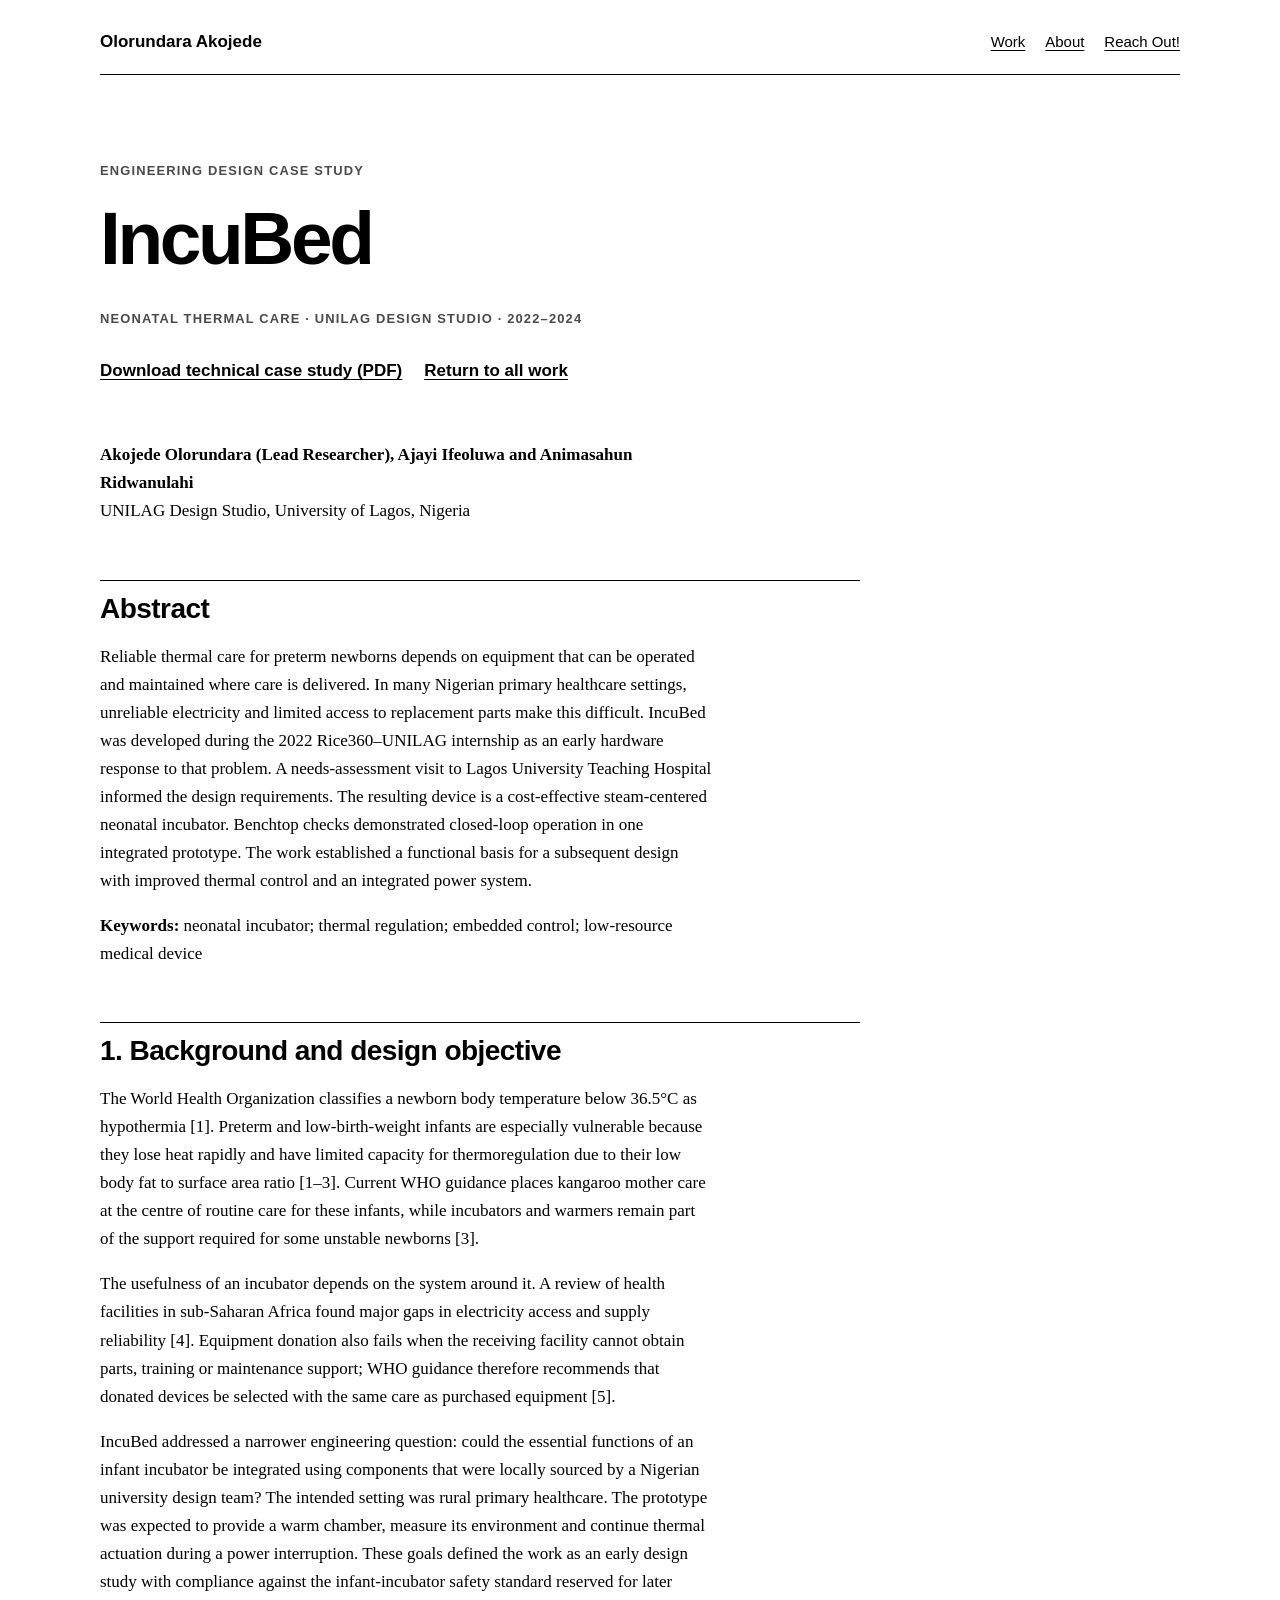
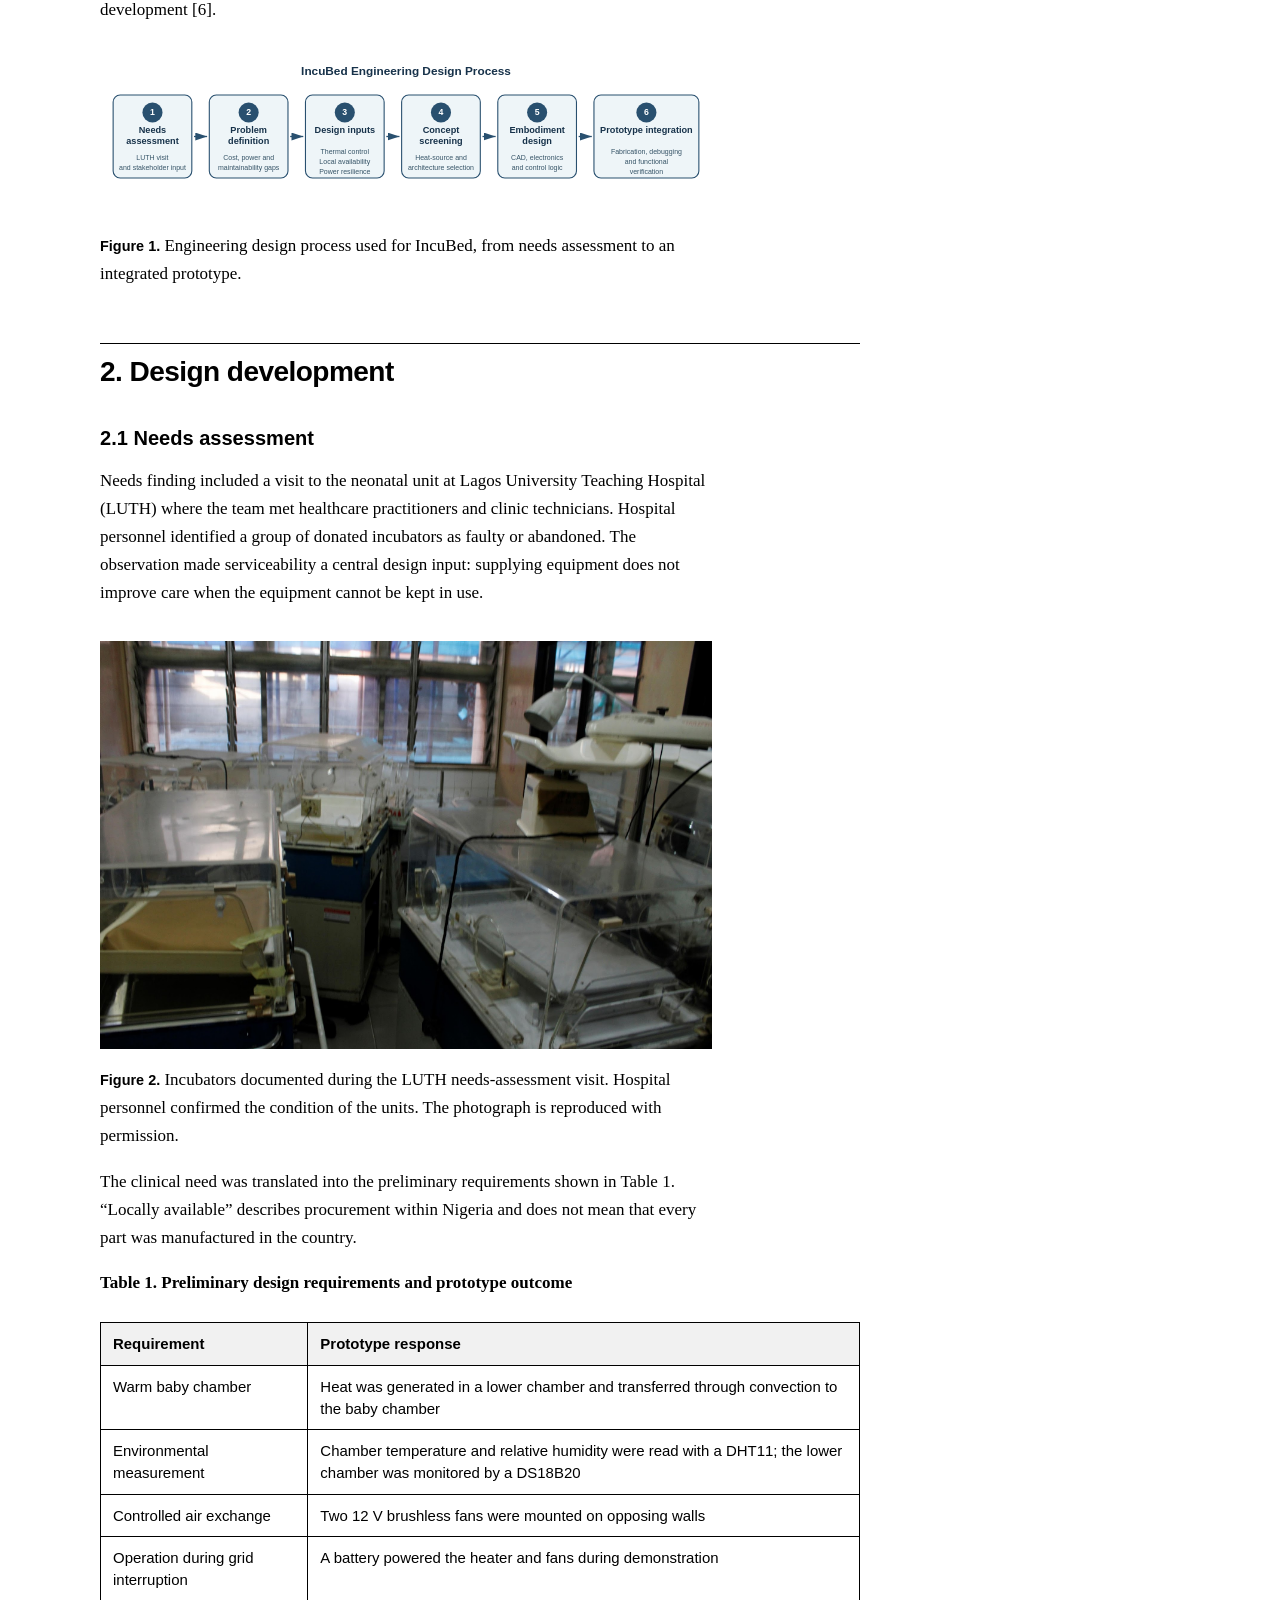
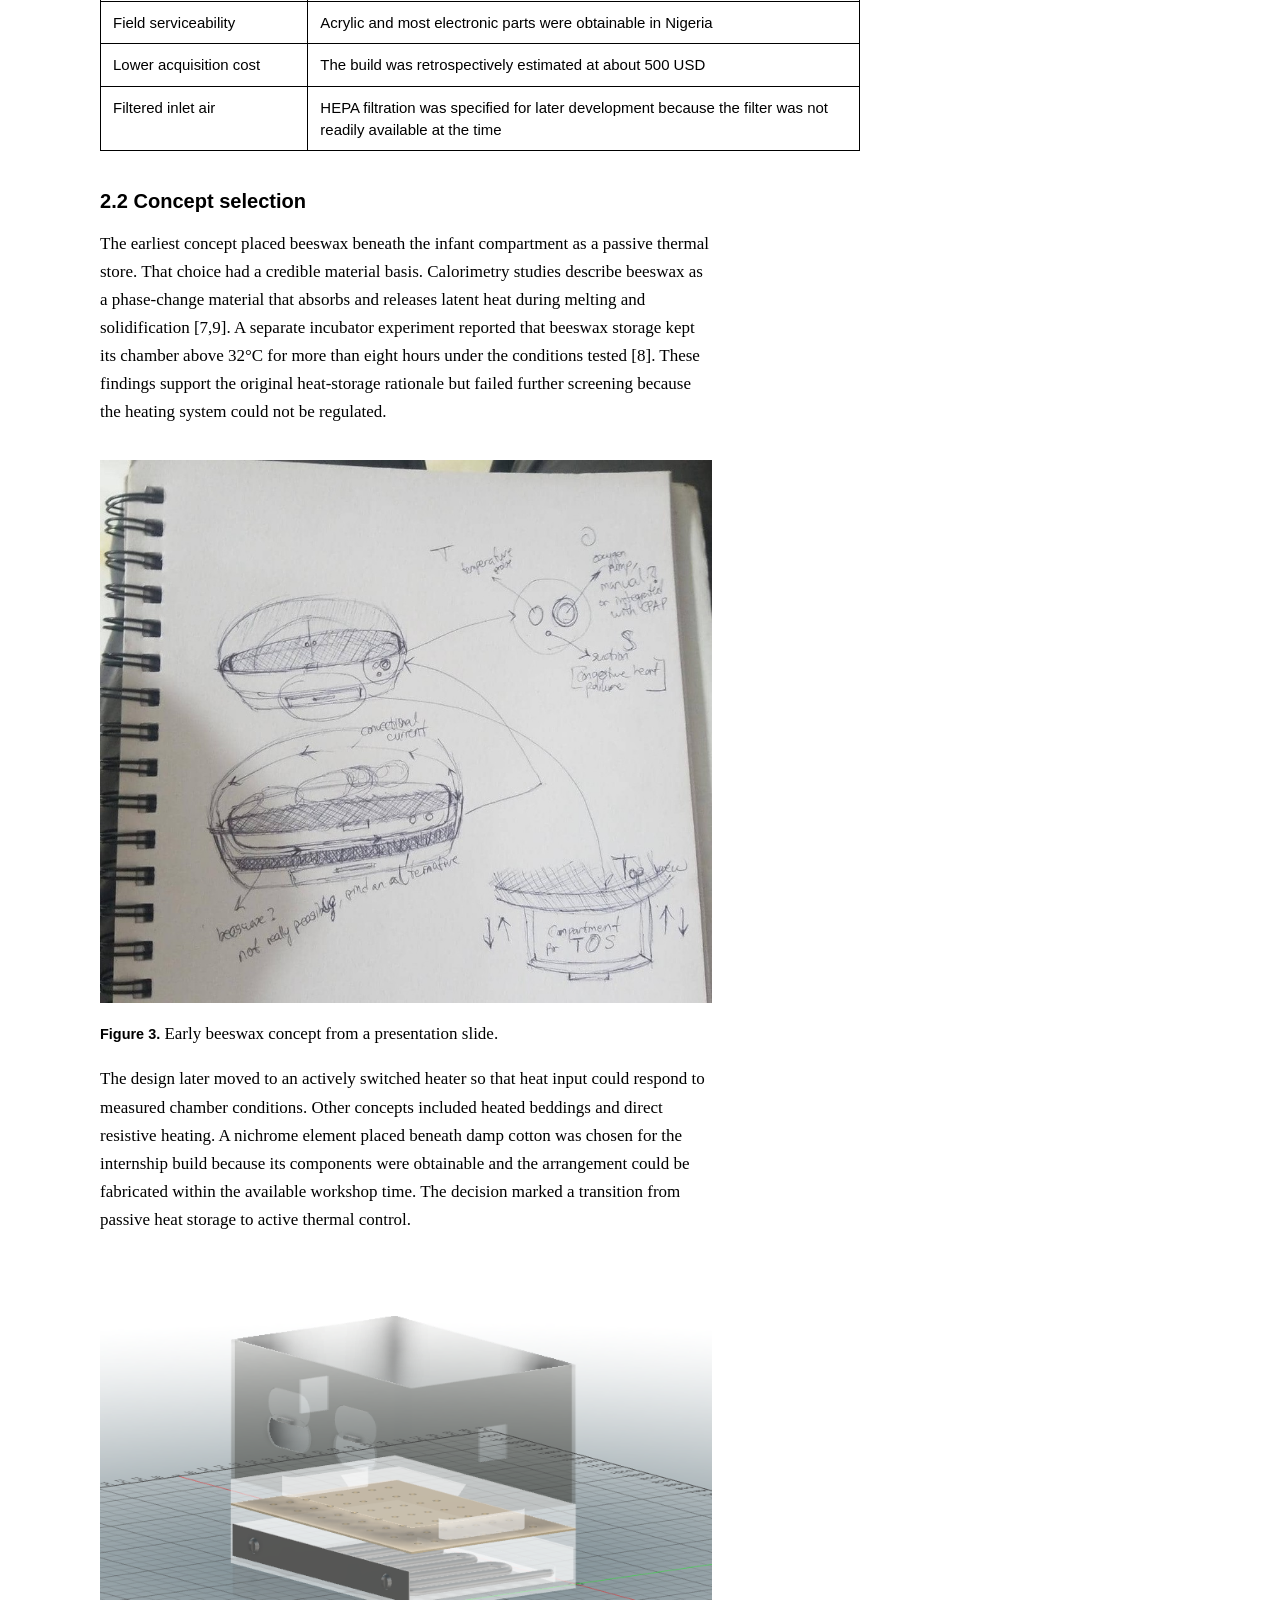
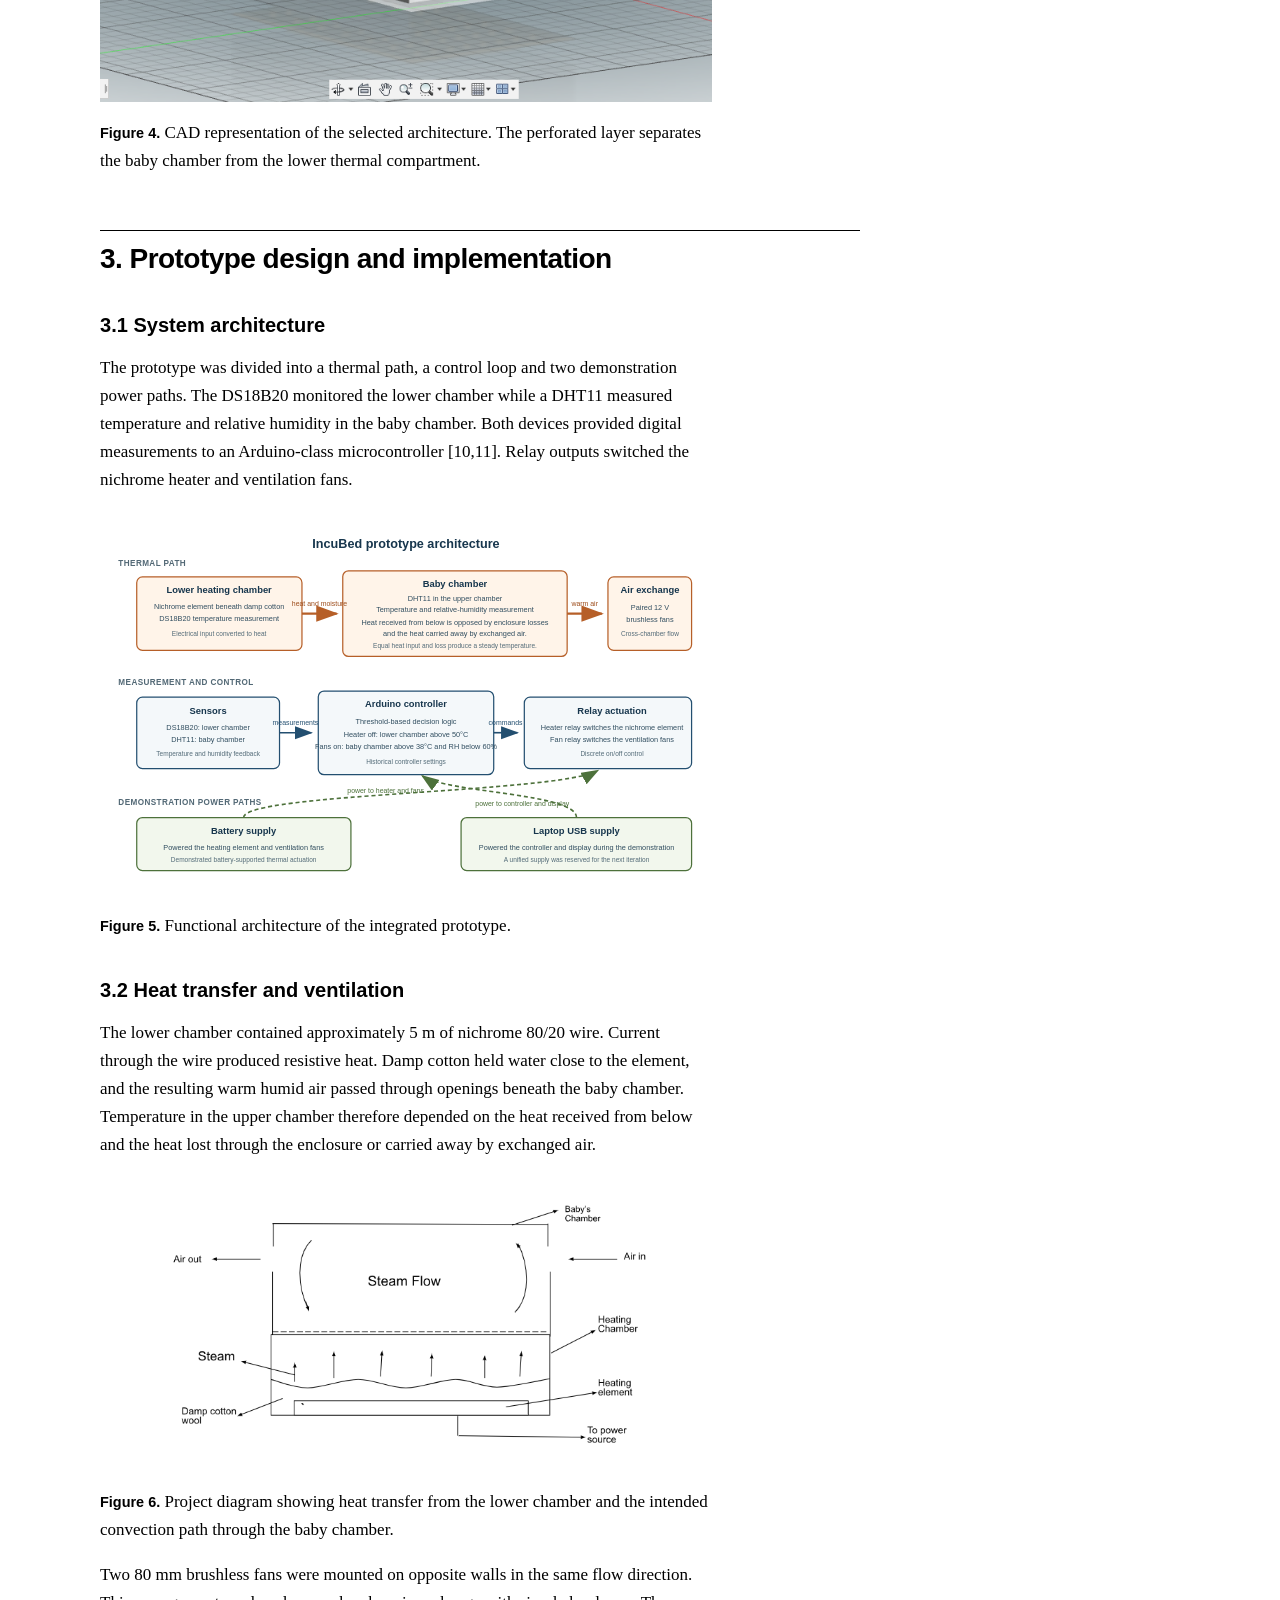
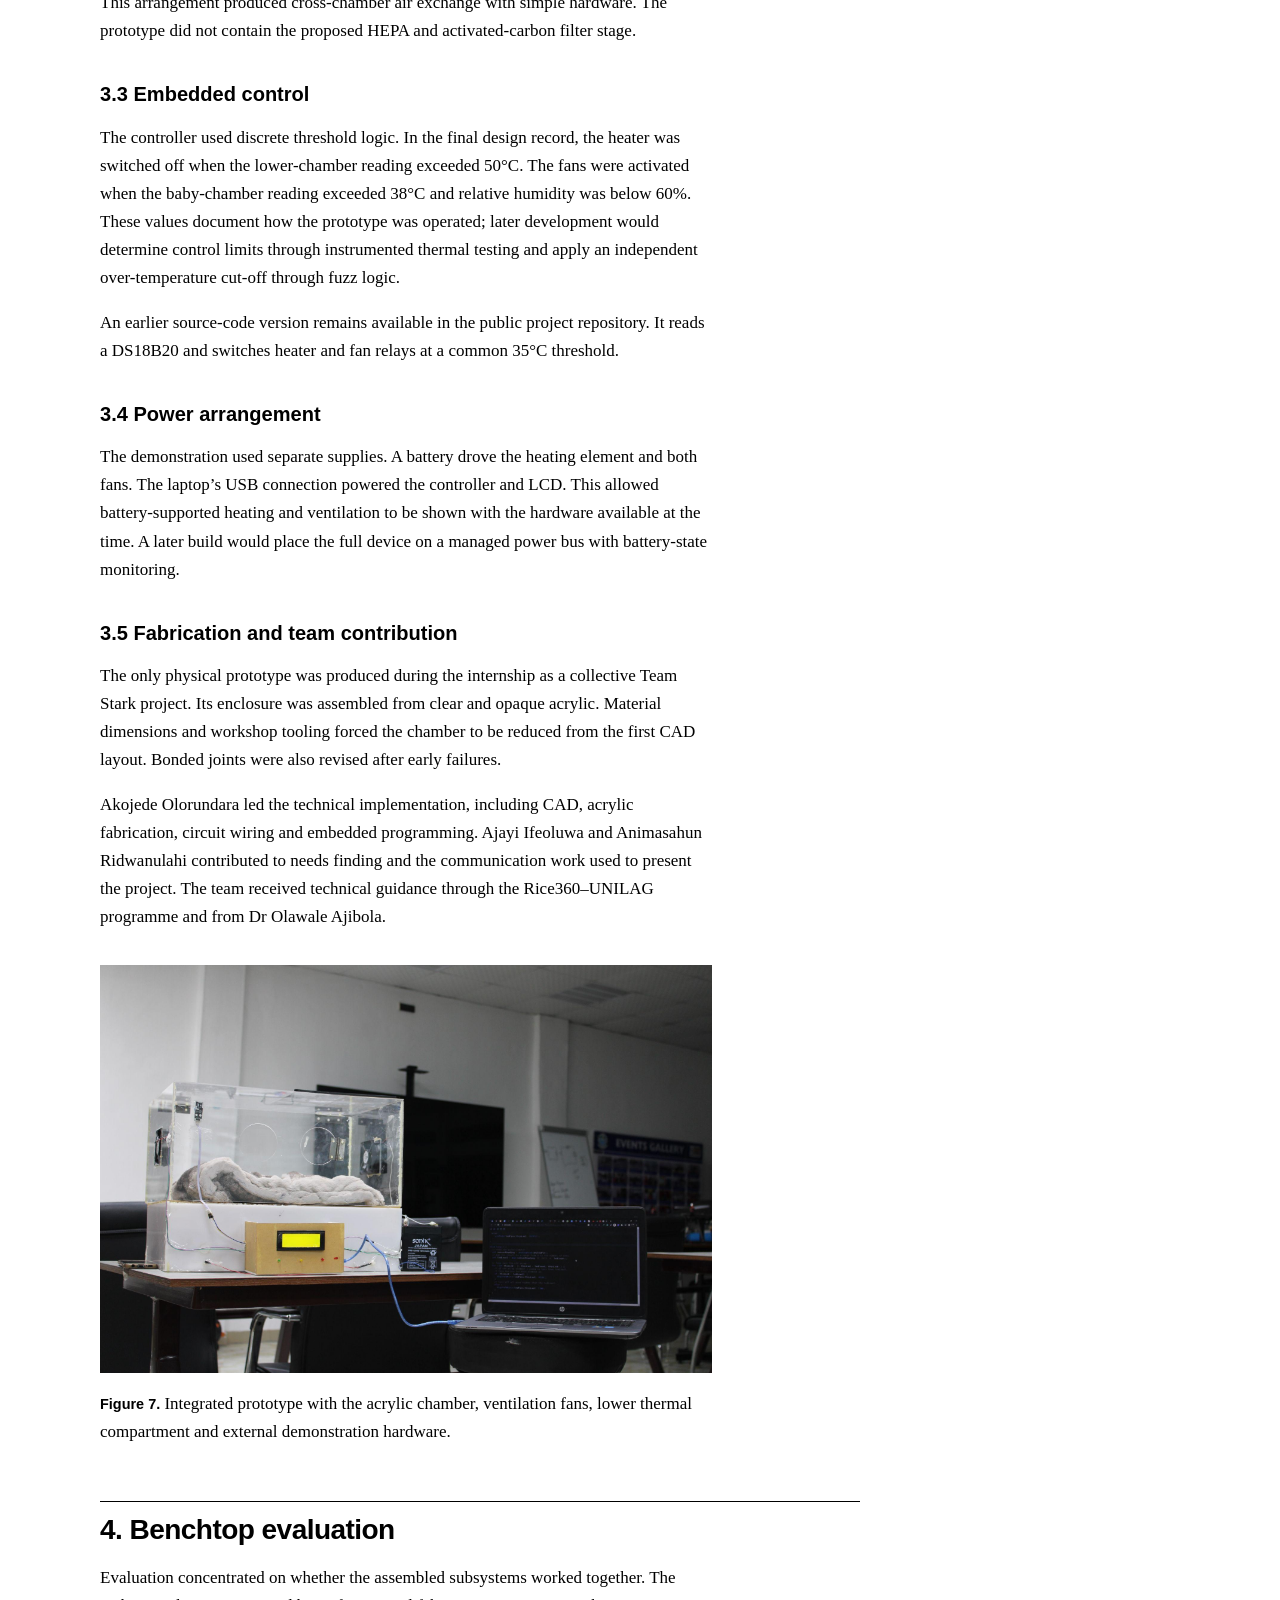
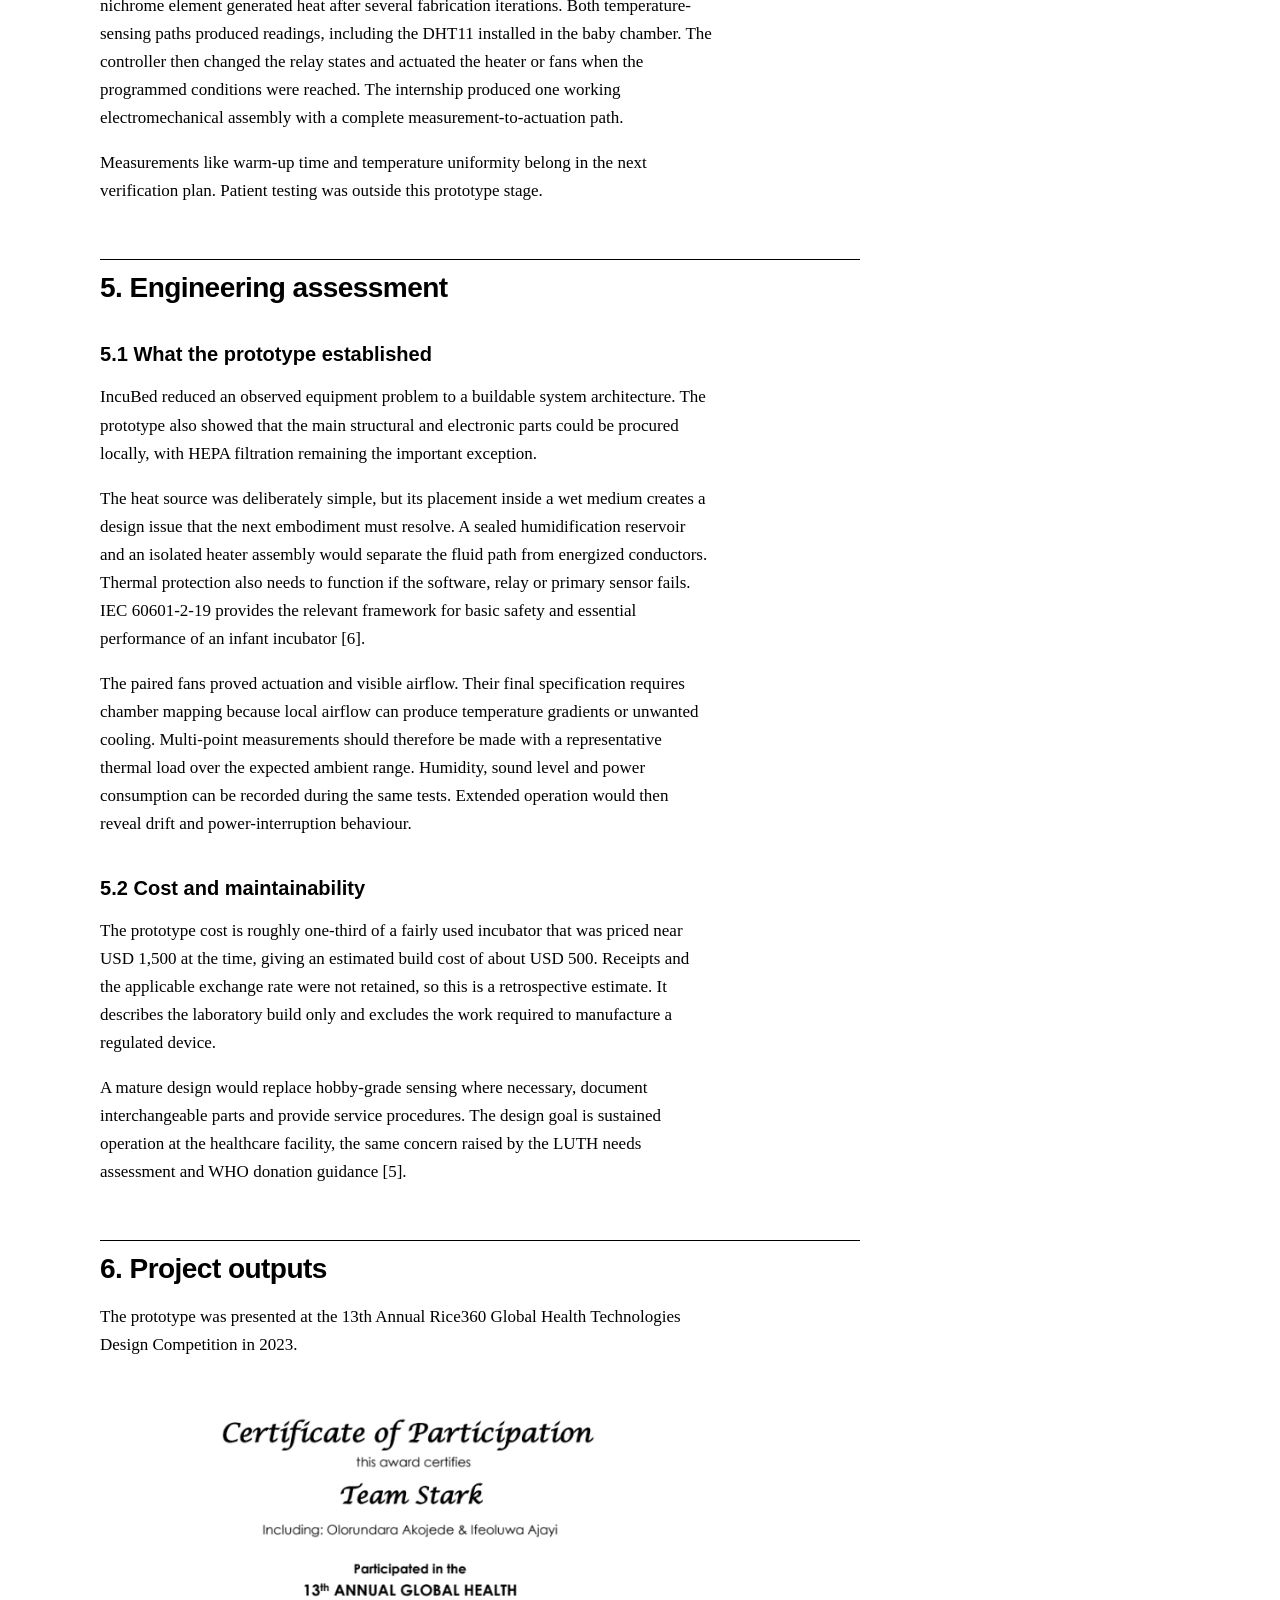
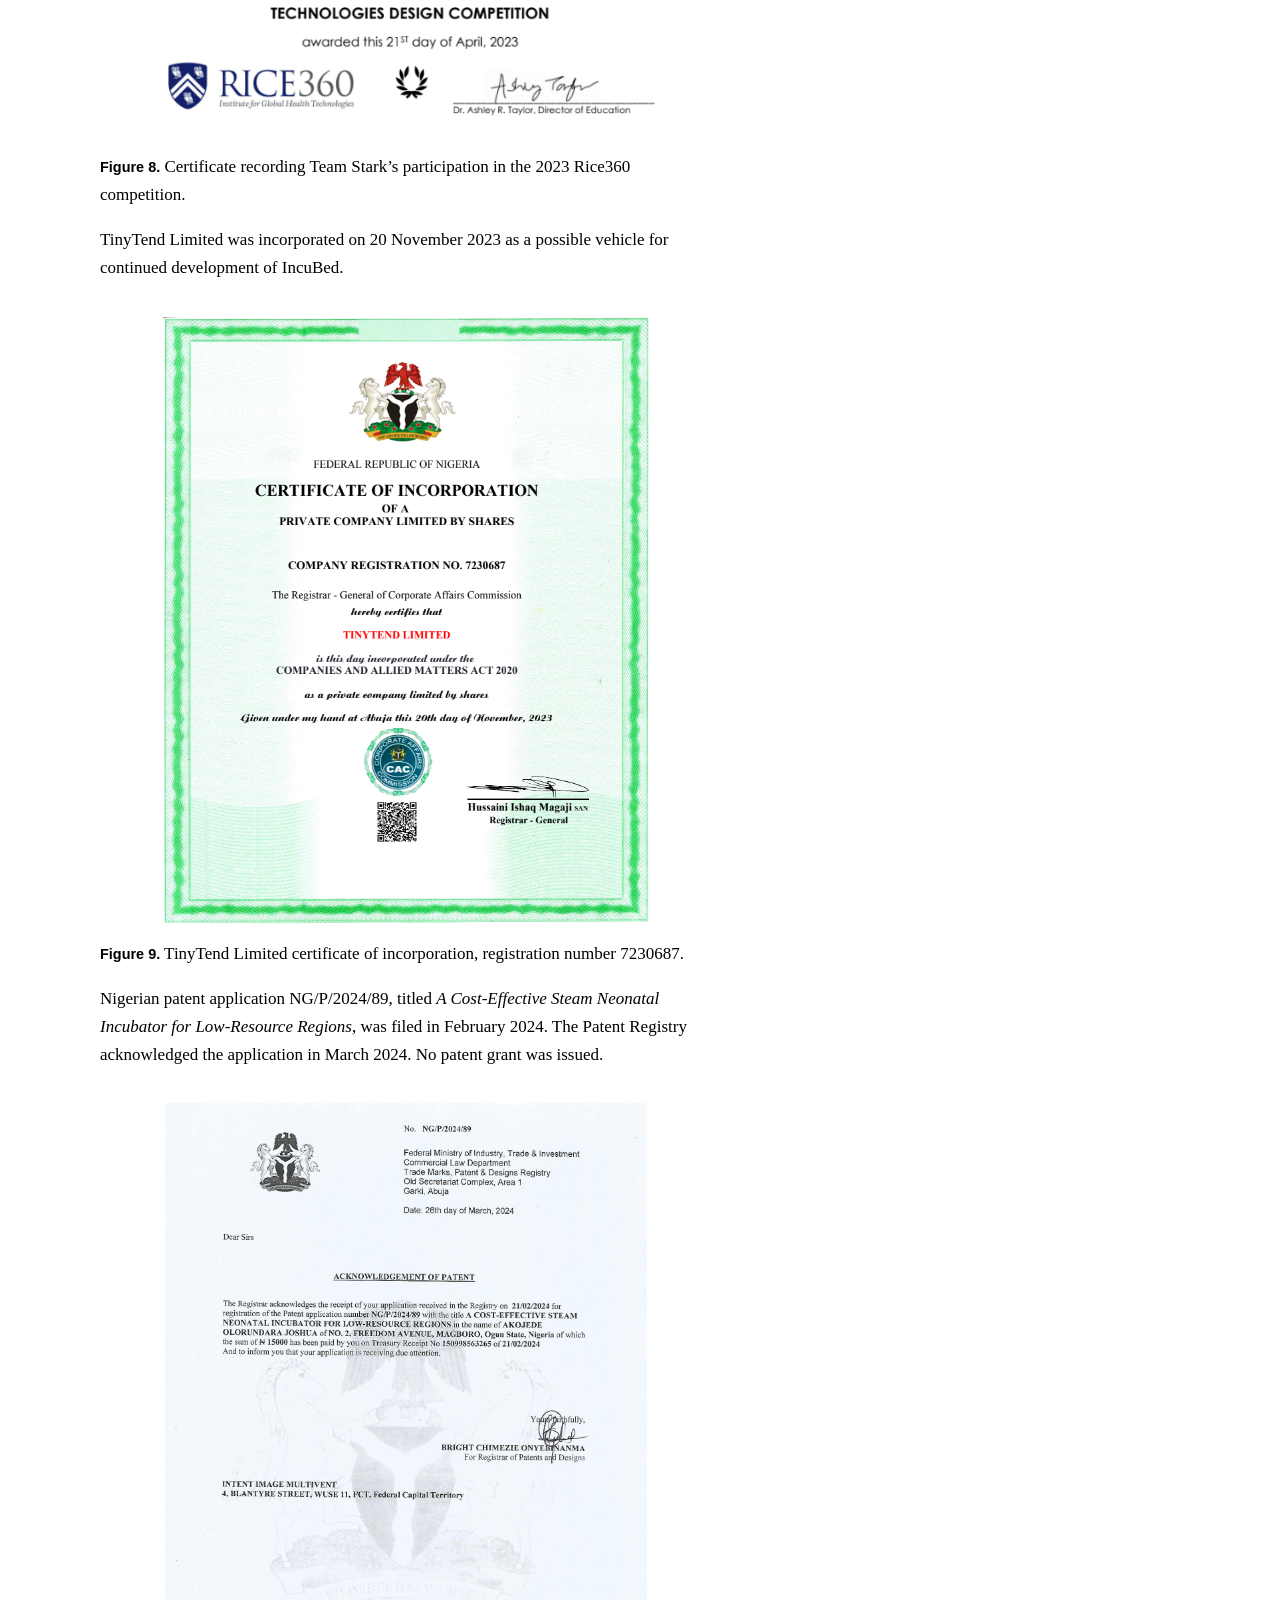
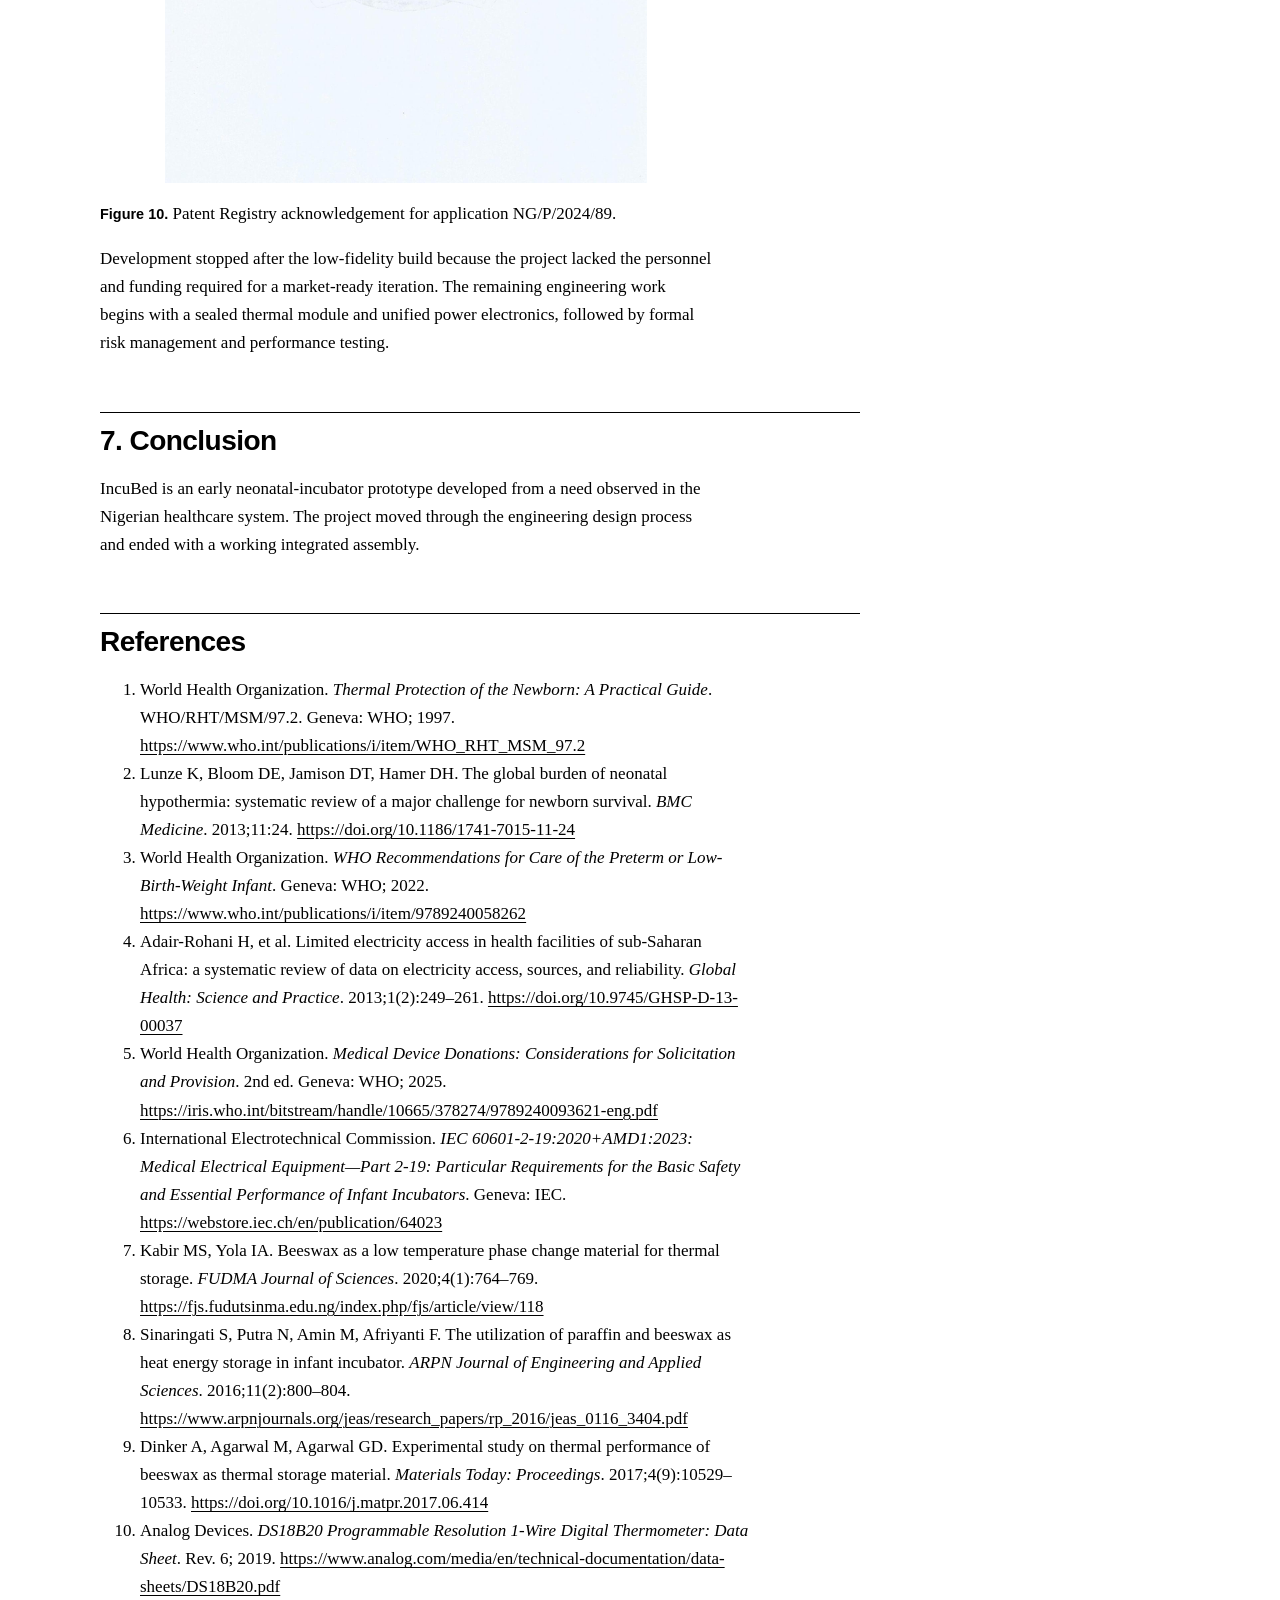
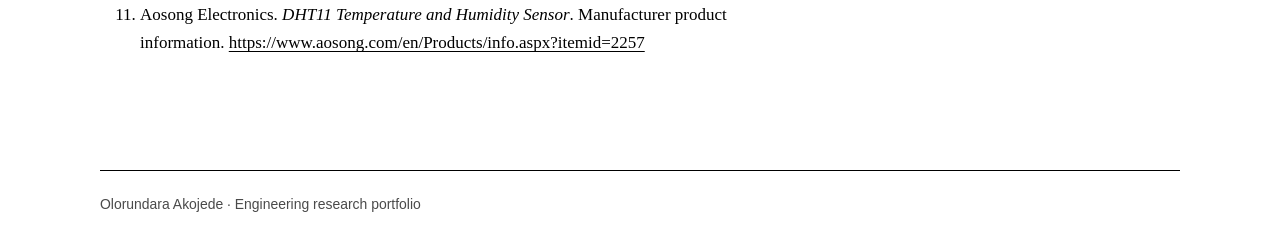
<file: projects/incubed/index.html>
<!doctype html>
<html lang="en">
<head>
  <meta charset="utf-8">
  <meta name="viewport" content="width=device-width, initial-scale=1">
  <meta name="description" content="Development of a neonatal incubator
prototype for rural primary healthcare in Nigeria.">
  <title>IncuBed — Olorundara Akojede</title>
  <link rel="stylesheet" href="../../styles.css">
  <link rel="icon" type="image/jpeg" href="../../pfp.jpeg">
</head>
<body>
  <header class="site-header">
    <a class="site-name" href="../../">Olorundara Akojede</a>
    <nav class="site-nav" aria-label="Primary navigation">
      <a href="../../#work">Work</a>
      <a href="../../#about">About</a>
      <a href="mailto:daraakojede01@gmail.com">Reach Out!</a>
    </nav>
  </header>

  <main>
    <header class="project-header">
      <p class="eyebrow">Engineering design case study</p>
      <h1>IncuBed</h1>
      <p class="project-meta">Neonatal thermal care · UNILAG Design
Studio · 2022–2024</p>
      <div class="project-actions">
        <a href="../../downloads/incubed-technical-case-study.pdf">Download technical case study (PDF)</a>
        <a href="../../#work">Return to all work</a>
      </div>
    </header>

    <article class="project-report">
<h1
id="incubed-development-of-a-neonatal-incubator-prototype-for-rural-primary-healthcare">IncuBed:
development of a neonatal incubator prototype for rural primary
healthcare</h1>
<p><strong>Akojede Olorundara (Lead Researcher), Ajayi Ifeoluwa and
Animasahun Ridwanulahi</strong><br />
UNILAG Design Studio, University of Lagos, Nigeria</p>
<h2 id="abstract">Abstract</h2>
<p>Reliable thermal care for preterm newborns depends on equipment that
can be operated and maintained where care is delivered. In many Nigerian
primary healthcare settings, unreliable electricity and limited access
to replacement parts make this difficult. IncuBed was developed during
the 2022 Rice360–UNILAG internship as an early hardware response to that
problem. A needs-assessment visit to Lagos University Teaching Hospital
informed the design requirements. The resulting device is a
cost-effective steam-centered neonatal incubator. Benchtop checks
demonstrated closed-loop operation in one integrated prototype. The work
established a functional basis for a subsequent design with improved
thermal control and an integrated power system.</p>
<p><strong>Keywords:</strong> neonatal incubator; thermal regulation;
embedded control; low-resource medical device</p>
<h2 id="1-background-and-design-objective">1. Background and design
objective</h2>
<p>The World Health Organization classifies a newborn body temperature
below 36.5°C as hypothermia [1]. Preterm and low-birth-weight infants
are especially vulnerable because they lose heat rapidly and have
limited capacity for thermoregulation due to their low body fat to
surface area ratio [1–3]. Current WHO guidance places kangaroo mother
care at the centre of routine care for these infants, while incubators
and warmers remain part of the support required for some unstable
newborns [3].</p>
<p>The usefulness of an incubator depends on the system around it. A
review of health facilities in sub-Saharan Africa found major gaps in
electricity access and supply reliability [4]. Equipment donation also
fails when the receiving facility cannot obtain parts, training or
maintenance support; WHO guidance therefore recommends that donated
devices be selected with the same care as purchased equipment [5].</p>
<p>IncuBed addressed a narrower engineering question: could the
essential functions of an infant incubator be integrated using
components that were locally sourced by a Nigerian university design
team? The intended setting was rural primary healthcare. The prototype
was expected to provide a warm chamber, measure its environment and
continue thermal actuation during a power interruption. These goals
defined the work as an early design study with compliance against the
infant-incubator safety standard reserved for later development [6].</p>
<p><img src="analysis/figures/engineering_design_process.svg"
alt="Engineering design process applied during IncuBed development" /></p>
<p><strong>Figure 1.</strong> Engineering design process used for
IncuBed, from needs assessment to an integrated prototype.</p>
<h2 id="2-design-development">2. Design development</h2>
<h3 id="21-needs-assessment">2.1 Needs assessment</h3>
<p>Needs finding included a visit to the neonatal unit at Lagos
University Teaching Hospital (LUTH) where the team met healthcare
practitioners and clinic technicians. Hospital personnel identified a
group of donated incubators as faulty or abandoned. The observation made
serviceability a central design input: supplying equipment does not
improve care when the equipment cannot be kept in use.</p>
<p><img
src="analysis/docx/2024_Johns_Hopkins_Healthcare_Design_Submission_-_IncuBed_%28Images_and_References%29/media/media/image7.jpg"
alt="Faulty or abandoned incubators observed during the LUTH needs assessment" /></p>
<p><strong>Figure 2.</strong> Incubators documented during the LUTH
needs-assessment visit. Hospital personnel confirmed the condition of
the units. The photograph is reproduced with permission.</p>
<p>The clinical need was translated into the preliminary requirements
shown in Table 1. “Locally available” describes procurement within
Nigeria and does not mean that every part was manufactured in the
country.</p>
<p><strong>Table 1. Preliminary design requirements and prototype
outcome</strong></p>
<table>
<thead>
<tr>
<th>Requirement</th>
<th>Prototype response</th>
</tr>
</thead>
<tbody>
<tr>
<td>Warm baby chamber</td>
<td>Heat was generated in a lower chamber and transferred through
convection to the baby chamber</td>
</tr>
<tr>
<td>Environmental measurement</td>
<td>Chamber temperature and relative humidity were read with a DHT11;
the lower chamber was monitored by a DS18B20</td>
</tr>
<tr>
<td>Controlled air exchange</td>
<td>Two 12 V brushless fans were mounted on opposing walls</td>
</tr>
<tr>
<td>Operation during grid interruption</td>
<td>A battery powered the heater and fans during demonstration</td>
</tr>
<tr>
<td>Field serviceability</td>
<td>Acrylic and most electronic parts were obtainable in Nigeria</td>
</tr>
<tr>
<td>Lower acquisition cost</td>
<td>The build was retrospectively estimated at about 500 USD</td>
</tr>
<tr>
<td>Filtered inlet air</td>
<td>HEPA filtration was specified for later development because the
filter was not readily available at the time</td>
</tr>
</tbody>
</table>
<h3 id="22-concept-selection">2.2 Concept selection</h3>
<p>The earliest concept placed beeswax beneath the infant compartment as
a passive thermal store. That choice had a credible material basis.
Calorimetry studies describe beeswax as a phase-change material that
absorbs and releases latent heat during melting and solidification
[7,9]. A separate incubator experiment reported that beeswax storage
kept its chamber above 32°C for more than eight hours under the
conditions tested [8]. These findings support the original heat-storage
rationale but failed further screening because the heating system could
not be regulated.</p>
<p><img src="analysis/pptx/IncuBed_pitch_%281%29/media/image16.jpg"
alt="Initial beeswax concept sketch" /></p>
<p><strong>Figure 3.</strong> Early beeswax concept from a presentation
slide.</p>
<p>The design later moved to an actively switched heater so that heat
input could respond to measured chamber conditions. Other concepts
included heated beddings and direct resistive heating. A nichrome
element placed beneath damp cotton was chosen for the internship build
because its components were obtainable and the arrangement could be
fabricated within the available workshop time. The decision marked a
transition from passive heat storage to active thermal control.</p>
<p><img
src="analysis/docx/Title__IncuBed-_Designing_a_Cost-Effective_Incubator_for_Primary_Healthcare_Centers_in_Sub-Saharan_Africa/media/media/image1.png"
alt="CAD representation of the selected incubator architecture" /></p>
<p><strong>Figure 4.</strong> CAD representation of the selected
architecture. The perforated layer separates the baby chamber from the
lower thermal compartment.</p>
<h2 id="3-prototype-design-and-implementation">3. Prototype design and
implementation</h2>
<h3 id="31-system-architecture">3.1 System architecture</h3>
<p>The prototype was divided into a thermal path, a control loop and two
demonstration power paths. The DS18B20 monitored the lower chamber while
a DHT11 measured temperature and relative humidity in the baby chamber.
Both devices provided digital measurements to an Arduino-class
microcontroller [10,11]. Relay outputs switched the nichrome heater and
ventilation fans.</p>
<p><img src="analysis/figures/system_architecture.svg"
alt="Functional and power architecture" /></p>
<p><strong>Figure 5.</strong> Functional architecture of the integrated
prototype.</p>
<h3 id="32-heat-transfer-and-ventilation">3.2 Heat transfer and
ventilation</h3>
<p>The lower chamber contained approximately 5 m of nichrome 80/20 wire.
Current through the wire produced resistive heat. Damp cotton held water
close to the element, and the resulting warm humid air passed through
openings beneath the baby chamber. Temperature in the upper chamber
therefore depended on the heat received from below and the heat lost
through the enclosure or carried away by exchanged air.</p>
<p><img src="analysis/pptx/IncuBed_Deck/media/image12.png"
alt="Convection and air exchange through the IncuBed chambers" /></p>
<p><strong>Figure 6.</strong> Project diagram showing heat transfer from
the lower chamber and the intended convection path through the baby
chamber.</p>
<p>Two 80 mm brushless fans were mounted on opposite walls in the same
flow direction. This arrangement produced cross-chamber air exchange
with simple hardware. The prototype did not contain the proposed HEPA
and activated-carbon filter stage.</p>
<h3 id="33-embedded-control">3.3 Embedded control</h3>
<p>The controller used discrete threshold logic. In the final design
record, the heater was switched off when the lower-chamber reading
exceeded 50°C. The fans were activated when the baby-chamber reading
exceeded 38°C and relative humidity was below 60%. These values document
how the prototype was operated; later development would determine
control limits through instrumented thermal testing and apply an
independent over-temperature cut-off through fuzz logic.</p>
<p>An earlier source-code version remains available in the public
project repository. It reads a DS18B20 and switches heater and fan
relays at a common 35°C threshold.</p>
<h3 id="34-power-arrangement">3.4 Power arrangement</h3>
<p>The demonstration used separate supplies. A battery drove the heating
element and both fans. The laptop’s USB connection powered the
controller and LCD. This allowed battery-supported heating and
ventilation to be shown with the hardware available at the time. A later
build would place the full device on a managed power bus with
battery-state monitoring.</p>
<h3 id="35-fabrication-and-team-contribution">3.5 Fabrication and team
contribution</h3>
<p>The only physical prototype was produced during the internship as a
collective Team Stark project. Its enclosure was assembled from clear
and opaque acrylic. Material dimensions and workshop tooling forced the
chamber to be reduced from the first CAD layout. Bonded joints were also
revised after early failures.</p>
<p>Akojede Olorundara led the technical implementation, including CAD,
acrylic fabrication, circuit wiring and embedded programming. Ajayi
Ifeoluwa and Animasahun Ridwanulahi contributed to needs finding and the
communication work used to present the project. The team received
technical guidance through the Rice360–UNILAG programme and from Dr
Olawale Ajibola.</p>
<p><img src="analysis/pptx/IncuBed_pitch_%281%29/media/image3.jpg"
alt="Integrated low-fidelity IncuBed prototype" /></p>
<p><strong>Figure 7.</strong> Integrated prototype with the acrylic
chamber, ventilation fans, lower thermal compartment and external
demonstration hardware.</p>
<h2 id="4-benchtop-evaluation">4. Benchtop evaluation</h2>
<p>Evaluation concentrated on whether the assembled subsystems worked
together. The nichrome element generated heat after several fabrication
iterations. Both temperature-sensing paths produced readings, including
the DHT11 installed in the baby chamber. The controller then changed the
relay states and actuated the heater or fans when the programmed
conditions were reached. The internship produced one working
electromechanical assembly with a complete measurement-to-actuation
path.</p>
<p>Measurements like warm-up time and temperature uniformity belong in
the next verification plan. Patient testing was outside this prototype
stage.</p>
<h2 id="5-engineering-assessment">5. Engineering assessment</h2>
<h3 id="51-what-the-prototype-established">5.1 What the prototype
established</h3>
<p>IncuBed reduced an observed equipment problem to a buildable system
architecture. The prototype also showed that the main structural and
electronic parts could be procured locally, with HEPA filtration
remaining the important exception.</p>
<p>The heat source was deliberately simple, but its placement inside a
wet medium creates a design issue that the next embodiment must resolve.
A sealed humidification reservoir and an isolated heater assembly would
separate the fluid path from energized conductors. Thermal protection
also needs to function if the software, relay or primary sensor fails.
IEC 60601-2-19 provides the relevant framework for basic safety and
essential performance of an infant incubator [6].</p>
<p>The paired fans proved actuation and visible airflow. Their final
specification requires chamber mapping because local airflow can produce
temperature gradients or unwanted cooling. Multi-point measurements
should therefore be made with a representative thermal load over the
expected ambient range. Humidity, sound level and power consumption can
be recorded during the same tests. Extended operation would then reveal
drift and power-interruption behaviour.</p>
<h3 id="52-cost-and-maintainability">5.2 Cost and maintainability</h3>
<p>The prototype cost is roughly one-third of a fairly used incubator
that was priced near USD 1,500 at the time, giving an estimated build
cost of about USD 500. Receipts and the applicable exchange rate were
not retained, so this is a retrospective estimate. It describes the
laboratory build only and excludes the work required to manufacture a
regulated device.</p>
<p>A mature design would replace hobby-grade sensing where necessary,
document interchangeable parts and provide service procedures. The
design goal is sustained operation at the healthcare facility, the same
concern raised by the LUTH needs assessment and WHO donation guidance
[5].</p>
<h2 id="6-project-outputs">6. Project outputs</h2>
<p>The prototype was presented at the 13th Annual Rice360 Global Health
Technologies Design Competition in 2023.</p>
<p><img src="analysis/pptx/IncuBed_pitch_%281%29/media/image8.png"
alt="Rice360 Global Health Technologies Design Competition certificate" /></p>
<p><strong>Figure 8.</strong> Certificate recording Team Stark’s
participation in the 2023 Rice360 competition.</p>
<p>TinyTend Limited was incorporated on 20 November 2023 as a possible
vehicle for continued development of IncuBed.</p>
<p><img src="analysis/pptx/IncuBed_pitch_%281%29/media/image15.png"
alt="TinyTend Limited certificate of incorporation" /></p>
<p><strong>Figure 9.</strong> TinyTend Limited certificate of
incorporation, registration number 7230687.</p>
<p>Nigerian patent application NG/P/2024/89, titled <em>A Cost-Effective
Steam Neonatal Incubator for Low-Resource Regions</em>, was filed in
February 2024. The Patent Registry acknowledged the application in March
2024. No patent grant was issued.</p>
<p><img src="analysis/pptx/IncuBed_pitch_%281%29/media/image17.jpg"
alt="Acknowledgement of Nigerian patent application NG/P/2024/89" /></p>
<p><strong>Figure 10.</strong> Patent Registry acknowledgement for
application NG/P/2024/89.</p>
<p>Development stopped after the low-fidelity build because the project
lacked the personnel and funding required for a market-ready iteration.
The remaining engineering work begins with a sealed thermal module and
unified power electronics, followed by formal risk management and
performance testing.</p>
<h2 id="7-conclusion">7. Conclusion</h2>
<p>IncuBed is an early neonatal-incubator prototype developed from a
need observed in the Nigerian healthcare system. The project moved
through the engineering design process and ended with a working
integrated assembly.</p>
<h2 id="references">References</h2>
<ol type="1">
<li>World Health Organization. <em>Thermal Protection of the Newborn: A
Practical Guide</em>. WHO/RHT/MSM/97.2. Geneva: WHO; 1997. <a
href="https://www.who.int/publications/i/item/WHO_RHT_MSM_97.2">https://www.who.int/publications/i/item/WHO_RHT_MSM_97.2</a></li>
<li>Lunze K, Bloom DE, Jamison DT, Hamer DH. The global burden of
neonatal hypothermia: systematic review of a major challenge for newborn
survival. <em>BMC Medicine</em>. 2013;11:24. <a
href="https://doi.org/10.1186/1741-7015-11-24">https://doi.org/10.1186/1741-7015-11-24</a></li>
<li>World Health Organization. <em>WHO Recommendations for Care of the
Preterm or Low-Birth-Weight Infant</em>. Geneva: WHO; 2022. <a
href="https://www.who.int/publications/i/item/9789240058262">https://www.who.int/publications/i/item/9789240058262</a></li>
<li>Adair-Rohani H, et al. Limited electricity access in health
facilities of sub-Saharan Africa: a systematic review of data on
electricity access, sources, and reliability. <em>Global Health: Science
and Practice</em>. 2013;1(2):249–261. <a
href="https://doi.org/10.9745/GHSP-D-13-00037">https://doi.org/10.9745/GHSP-D-13-00037</a></li>
<li>World Health Organization. <em>Medical Device Donations:
Considerations for Solicitation and Provision</em>. 2nd ed. Geneva: WHO;
2025. <a
href="https://iris.who.int/bitstream/handle/10665/378274/9789240093621-eng.pdf">https://iris.who.int/bitstream/handle/10665/378274/9789240093621-eng.pdf</a></li>
<li>International Electrotechnical Commission. <em>IEC
60601-2-19:2020+AMD1:2023: Medical Electrical Equipment—Part 2-19:
Particular Requirements for the Basic Safety and Essential Performance
of Infant Incubators</em>. Geneva: IEC. <a
href="https://webstore.iec.ch/en/publication/64023">https://webstore.iec.ch/en/publication/64023</a></li>
<li>Kabir MS, Yola IA. Beeswax as a low temperature phase change
material for thermal storage. <em>FUDMA Journal of Sciences</em>.
2020;4(1):764–769. <a
href="https://fjs.fudutsinma.edu.ng/index.php/fjs/article/view/118">https://fjs.fudutsinma.edu.ng/index.php/fjs/article/view/118</a></li>
<li>Sinaringati S, Putra N, Amin M, Afriyanti F. The utilization of
paraffin and beeswax as heat energy storage in infant incubator.
<em>ARPN Journal of Engineering and Applied Sciences</em>.
2016;11(2):800–804. <a
href="https://www.arpnjournals.org/jeas/research_papers/rp_2016/jeas_0116_3404.pdf">https://www.arpnjournals.org/jeas/research_papers/rp_2016/jeas_0116_3404.pdf</a></li>
<li>Dinker A, Agarwal M, Agarwal GD. Experimental study on thermal
performance of beeswax as thermal storage material. <em>Materials Today:
Proceedings</em>. 2017;4(9):10529–10533. <a
href="https://doi.org/10.1016/j.matpr.2017.06.414">https://doi.org/10.1016/j.matpr.2017.06.414</a></li>
<li>Analog Devices. <em>DS18B20 Programmable Resolution 1-Wire Digital
Thermometer: Data Sheet</em>. Rev. 6; 2019. <a
href="https://www.analog.com/media/en/technical-documentation/data-sheets/DS18B20.pdf">https://www.analog.com/media/en/technical-documentation/data-sheets/DS18B20.pdf</a></li>
<li>Aosong Electronics. <em>DHT11 Temperature and Humidity Sensor</em>.
Manufacturer product information. <a
href="https://www.aosong.com/en/Products/info.aspx?itemid=2257">https://www.aosong.com/en/Products/info.aspx?itemid=2257</a></li>
</ol>
    </article>
  </main>

  <footer class="site-footer">
    <span>Olorundara Akojede · Engineering research portfolio</span>
  </footer>
</body>
</html>
</file>
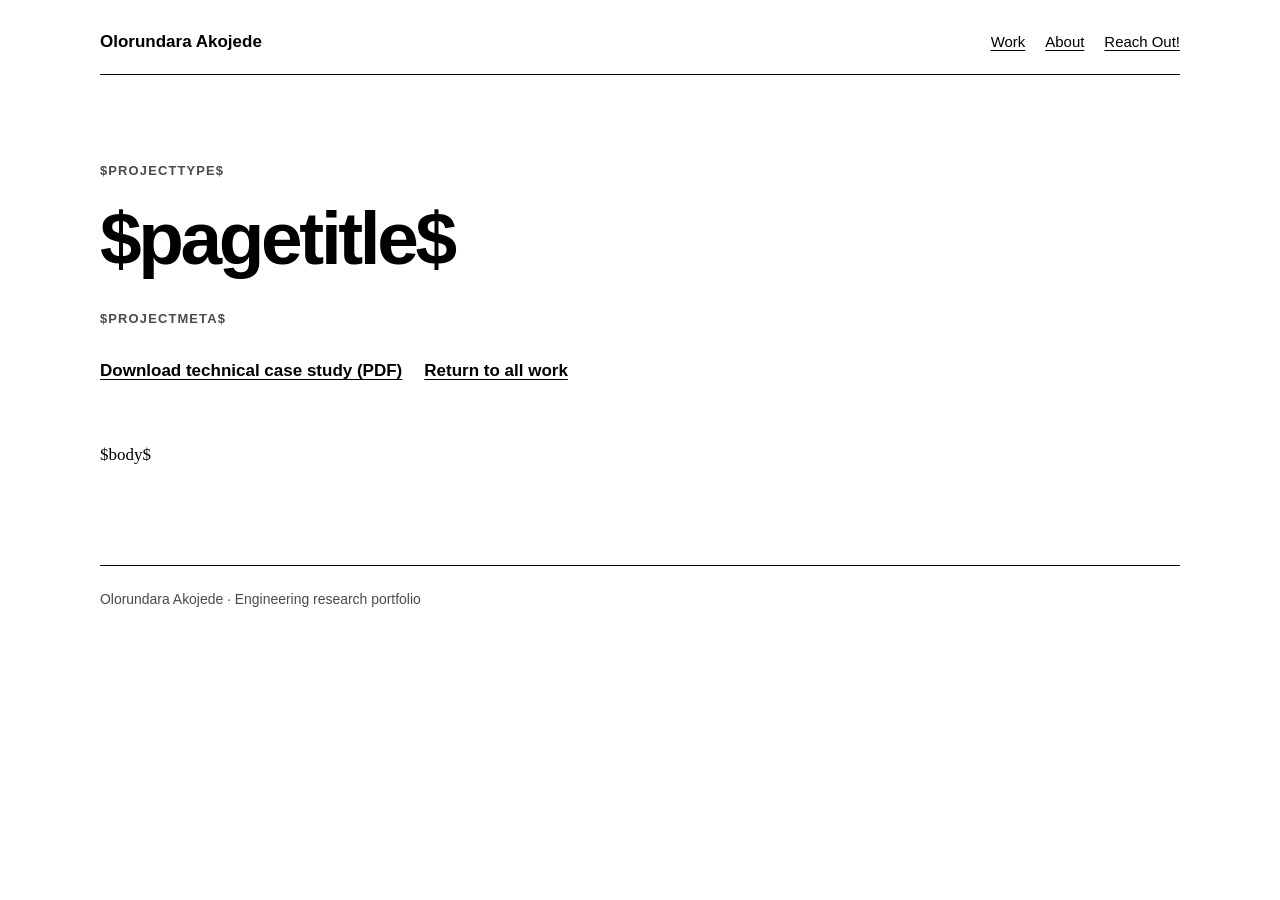
<file: templates/project.html>
<!doctype html>
<html lang="en">
<head>
  <meta charset="utf-8">
  <meta name="viewport" content="width=device-width, initial-scale=1">
  <meta name="description" content="$description$">
  <title>$pagetitle$ — Olorundara Akojede</title>
  <link rel="stylesheet" href="../../styles.css">
  <link rel="icon" type="image/jpeg" href="../../pfp.jpeg">
</head>
<body$if(bodyclass)$ class="$bodyclass$"$endif$>
  <header class="site-header">
    <a class="site-name" href="../../">Olorundara Akojede</a>
    <nav class="site-nav" aria-label="Primary navigation">
      <a href="../../#work">Work</a>
      <a href="../../#about">About</a>
      <a href="mailto:daraakojede01@gmail.com">Reach Out!</a>
    </nav>
  </header>

  <main>
    <header class="project-header">
      <p class="eyebrow">$projecttype$</p>
      <h1>$pagetitle$</h1>
      <p class="project-meta">$projectmeta$</p>
      <div class="project-actions">
        <a href="../../downloads/$pdfname$">Download technical case study (PDF)</a>
        <a href="../../#work">Return to all work</a>
      </div>
    </header>

    <article class="project-report">
$body$
    </article>
  </main>

  <footer class="site-footer">
    <span>Olorundara Akojede · Engineering research portfolio</span>
  </footer>
</body>
</html>
</file>
<file: styles.css>
:root {
  color-scheme: light;
  --ink: #000;
  --paper: #fff;
  --muted: #4a4a4a;
  --rule: #b8b8b8;
  --measure: 760px;
}

* {
  box-sizing: border-box;
}

html {
  background: var(--paper);
  color: var(--ink);
  font-family: Arial, Helvetica, sans-serif;
  font-size: 17px;
  line-height: 1.65;
}

body {
  margin: 0;
  background: var(--paper);
}

a {
  color: inherit;
  text-decoration-thickness: 1px;
  text-underline-offset: 0.18em;
}

a:hover,
a:focus-visible {
  text-decoration-thickness: 2px;
}

.site-header,
.site-footer,
main {
  width: min(calc(100% - 40px), 1080px);
  margin-inline: auto;
}

.site-header {
  display: flex;
  align-items: baseline;
  justify-content: space-between;
  gap: 24px;
  padding: 28px 0 18px;
  border-bottom: 1px solid var(--ink);
}

.site-name {
  font-size: 1rem;
  font-weight: 700;
  text-decoration: none;
}

.site-nav {
  display: flex;
  gap: 20px;
  font-size: 0.88rem;
}

main {
  padding: 72px 0 96px;
}

.intro,
.project-report {
  max-width: var(--measure);
}

.hero {
  padding: 18px 0 84px;
}

.hero h1 {
  max-width: 980px;
}

.hero-copy {
  display: grid;
  grid-template-columns: minmax(0, 1.7fr) minmax(180px, 0.6fr);
  gap: 64px;
  align-items: end;
  max-width: 900px;
}

.hero-copy > p {
  margin: 0;
  color: var(--muted);
  font-size: 1.18rem;
}

.primary-links,
.project-links {
  display: flex;
  flex-wrap: wrap;
  gap: 10px 22px;
}

.primary-links {
  align-items: stretch;
  font-weight: 700;
}

.primary-links a {
  padding: 9px 15px;
  border: 1px solid var(--ink);
  text-decoration: none;
}

.primary-links a:hover,
.primary-links a:focus-visible {
  background: var(--ink);
  color: var(--paper);
}

.eyebrow,
.project-meta,
.project-label {
  color: var(--muted);
  font-size: 0.76rem;
  font-weight: 700;
  letter-spacing: 0.09em;
  text-transform: uppercase;
}

h1,
h2,
h3,
h4 {
  line-height: 1.2;
  text-wrap: balance;
}

h1 {
  max-width: 900px;
  margin: 10px 0 24px;
  font-size: clamp(2.15rem, 6vw, 4.35rem);
  letter-spacing: -0.045em;
}

.intro > p:not(.eyebrow) {
  max-width: 650px;
  color: var(--muted);
  font-size: 1.18rem;
}

.project-list {
  margin-top: 72px;
  border-top: 1px solid var(--ink);
}

.project-summary {
  display: grid;
  grid-template-columns: minmax(150px, 0.45fr) minmax(0, 1fr);
  gap: 32px;
  padding: 34px 0 38px;
  border-bottom: 1px solid var(--ink);
}

.project-summary h2 {
  margin: 0 0 8px;
  font-size: clamp(1.6rem, 3vw, 2.2rem);
}

.project-summary p {
  margin: 0 0 14px;
}

.project-link {
  font-weight: 700;
}

.section {
  padding: 64px 0 72px;
  border-top: 1px solid var(--ink);
}

.section-heading {
  display: grid;
  grid-template-columns: minmax(150px, 0.45fr) minmax(0, 1fr);
  gap: 32px;
  margin-bottom: 46px;
}

.section-heading h2,
.section-number {
  margin: 0;
}

.section-heading h2 {
  font-size: clamp(1.8rem, 4vw, 3rem);
  letter-spacing: -0.035em;
}

.section-number,
.status {
  color: var(--muted);
  font-size: 0.76rem;
  font-weight: 700;
  letter-spacing: 0.09em;
  text-transform: uppercase;
}

.featured-work {
  display: grid;
  grid-template-columns: minmax(150px, 0.45fr) minmax(0, 1fr);
  gap: 32px;
  padding: 34px 0 42px;
  border-top: 1px solid var(--rule);
}

.featured-work:first-of-type {
  border-top-color: var(--ink);
}

.work-meta p {
  margin: 0 0 5px;
  color: var(--muted);
  font-size: 0.82rem;
}

.work-meta .status {
  color: var(--ink);
}

.work-copy h3,
.record h3,
.background-grid h3 {
  margin: 0 0 10px;
  font-size: 1.3rem;
  line-height: 1.28;
  letter-spacing: -0.025em;
  text-align: left;
  text-wrap: wrap;
}

.work-copy > p {
  max-width: 700px;
  margin: 0 0 16px;
}

.work-note {
  color: var(--muted);
  font-size: 0.9rem;
}

.project-links {
  font-weight: 700;
}

.about-grid {
  display: grid;
  grid-template-columns: minmax(0, 1.35fr) minmax(260px, 0.65fr);
  gap: 72px;
}

.about-copy {
  max-width: 700px;
  font-size: 1.13rem;
}

.about-copy p:first-child {
  margin-top: 0;
}

.profile-facts {
  margin: 0;
}

.profile-facts div {
  padding: 0 0 20px;
  margin-bottom: 20px;
  border-bottom: 1px solid var(--rule);
}

.profile-facts dt {
  margin-bottom: 5px;
  color: var(--muted);
  font-size: 0.75rem;
  font-weight: 700;
  letter-spacing: 0.08em;
  text-transform: uppercase;
}

.profile-facts dd {
  margin: 0;
}

.record-list {
  border-top: 1px solid var(--ink);
}

.record {
  display: grid;
  grid-template-columns: minmax(150px, 0.45fr) minmax(0, 1fr);
  gap: 32px;
  padding: 28px 0 32px;
  border-bottom: 1px solid var(--rule);
}

.record-date,
.record-place {
  color: var(--muted);
}

.record-date,
.record p {
  margin-top: 0;
}

.record-place {
  margin-bottom: 8px;
  font-size: 0.9rem;
}

.record div > p:last-child {
  max-width: 680px;
  margin-bottom: 0;
}

.background-grid {
  display: grid;
  grid-template-columns: repeat(2, minmax(0, 1fr));
  gap: 32px;
}

.about-details {
  margin-top: 56px;
}

.background-grid article {
  padding-top: 24px;
  border-top: 1px solid var(--ink);
}

.project-header {
  max-width: 900px;
  margin-bottom: 56px;
}

.project-header h1 {
  font-size: clamp(2.2rem, 6vw, 4.4rem);
}

.project-actions {
  display: flex;
  flex-wrap: wrap;
  gap: 12px 22px;
  margin-top: 28px;
}

.project-actions a {
  font-weight: 700;
}

.project-report {
  font-family: Georgia, "Times New Roman", serif;
}

.project-report h1 {
  display: none;
}

.project-report h2 {
  margin: 3.2rem 0 1rem;
  padding-top: 0.65rem;
  border-top: 1px solid var(--ink);
  font-family: Arial, Helvetica, sans-serif;
  font-size: 1.65rem;
  letter-spacing: -0.02em;
}

.project-report h3 {
  margin: 2.2rem 0 0.65rem;
  font-family: Arial, Helvetica, sans-serif;
  font-size: 1.18rem;
}

.project-report p,
.project-report li {
  max-width: 72ch;
}

.project-report img {
  display: block;
  max-width: min(100%, 760px);
  max-height: 680px;
  width: auto;
  height: auto;
  margin: 34px auto 12px;
  object-fit: contain;
}

.project-report img + em,
.project-report p:has(> img) + p strong:first-child {
  font-family: Arial, Helvetica, sans-serif;
  font-size: 0.85rem;
}

blockquote {
  margin: 1.5rem 0;
  padding-left: 1.25rem;
  border-left: 3px solid var(--ink);
}

table {
  display: block;
  width: 100%;
  margin: 1.5rem 0 2rem;
  overflow-x: auto;
  border-collapse: collapse;
  font-family: Arial, Helvetica, sans-serif;
  font-size: 0.88rem;
  line-height: 1.45;
}

.project-report caption {
  caption-side: top;
  padding: 0 0 0.55rem;
  font-weight: 700;
  text-align: left;
  break-after: avoid;
}

th,
td {
  min-width: 150px;
  padding: 10px 12px;
  border: 1px solid var(--ink);
  text-align: left;
  vertical-align: top;
}

th {
  background: #f1f1f1;
}

code {
  font-family: ui-monospace, SFMono-Regular, Menlo, Consolas, monospace;
  font-size: 0.88em;
}

.site-footer {
  display: flex;
  justify-content: space-between;
  gap: 20px;
  padding: 22px 0 36px;
  border-top: 1px solid var(--ink);
  color: var(--muted);
  font-size: 0.82rem;
}

@media (max-width: 650px) {
  .site-header,
  .project-summary,
  .hero-copy,
  .section-heading,
  .featured-work,
  .about-grid,
  .record,
  .background-grid,
  .site-footer {
    display: block;
  }

  .site-nav {
    margin-top: 8px;
  }

  main {
    padding-top: 48px;
  }

  .project-summary .project-label {
    margin-bottom: 10px;
  }

  .hero {
    padding-bottom: 56px;
  }

  .primary-links {
    margin-top: 24px;
  }

  .section {
    padding: 48px 0 56px;
  }

  .section-number,
  .work-meta,
  .record-date {
    margin-bottom: 12px;
  }

  .about-copy {
    font-size: 1.04rem;
  }

  .profile-facts {
    margin-top: 38px;
  }

  .background-grid article + article {
    margin-top: 36px;
  }

  .site-footer span {
    display: block;
    margin-bottom: 5px;
  }
}

@page {
  size: A4;
  margin: 18mm 17mm 20mm;
}

@media print {
  html {
    font-size: 10.5pt;
    line-height: 1.48;
  }

  .site-header,
  .site-footer,
  .project-actions,
  .web-only {
    display: none !important;
  }

  main {
    width: auto;
    padding: 0;
  }

  .project-header {
    margin-bottom: 10mm;
  }

  .project-header h1 {
    margin-top: 2mm;
    font-size: 27pt;
  }

  .project-report {
    max-width: none;
  }

  .project-report h2 {
    break-after: avoid;
    margin-top: 9mm;
    font-size: 16pt;
  }

  .project-report h3,
  figure,
  img {
    break-inside: avoid;
  }

  .project-report p:has(> img) {
    break-after: avoid;
  }

  .project-report p:has(> img) + p {
    break-before: avoid;
  }

  table {
    display: table;
    overflow: visible;
    break-inside: auto;
  }

  thead {
    display: table-header-group;
  }

  tr {
    break-inside: avoid;
  }

  #references + ol {
    font-size: 9.4pt;
    line-height: 1.34;
  }

  .edge-energy-case-study table {
    font-size: 8.2pt;
    line-height: 1.28;
  }

  .edge-energy-case-study th,
  .edge-energy-case-study td {
    min-width: 0;
    padding: 5px 6px;
  }

  .project-report img {
    max-height: 160mm;
    margin-top: 7mm;
  }

  a {
    text-decoration: none;
  }
}
</file>
